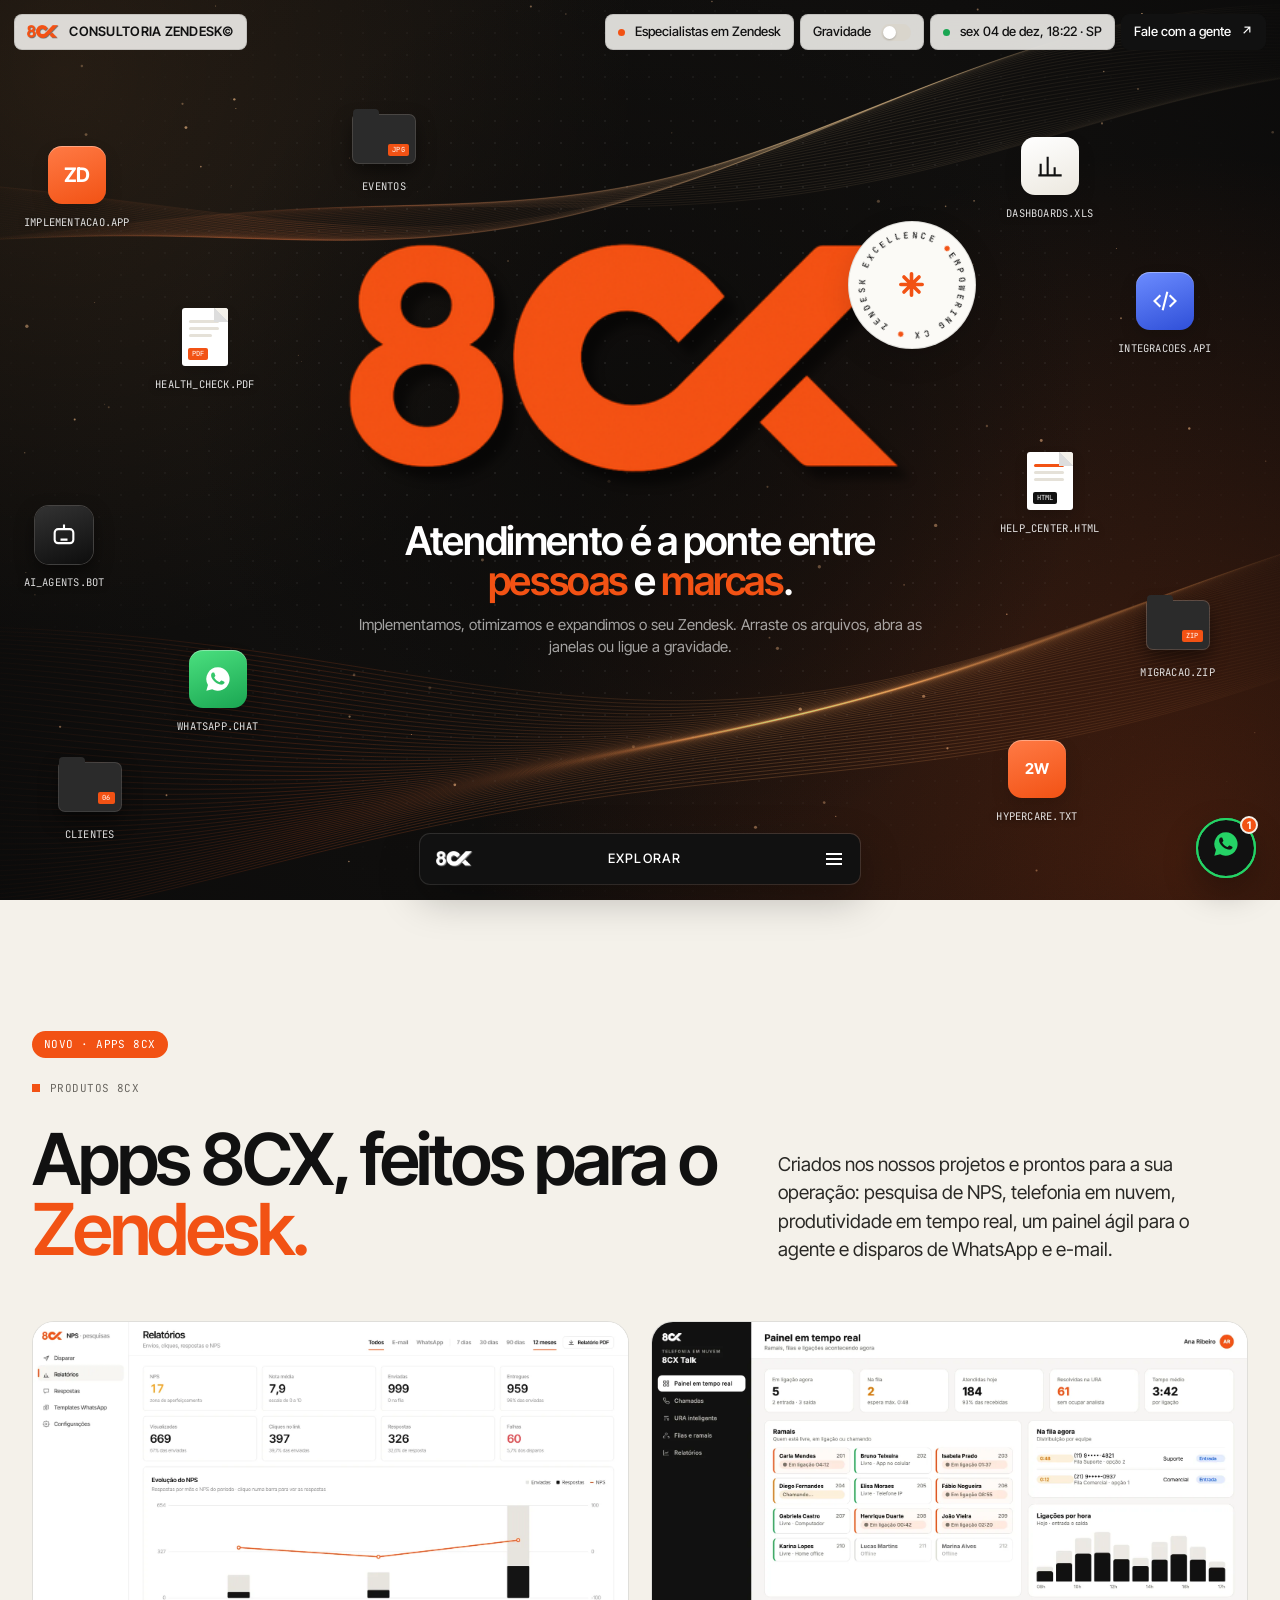
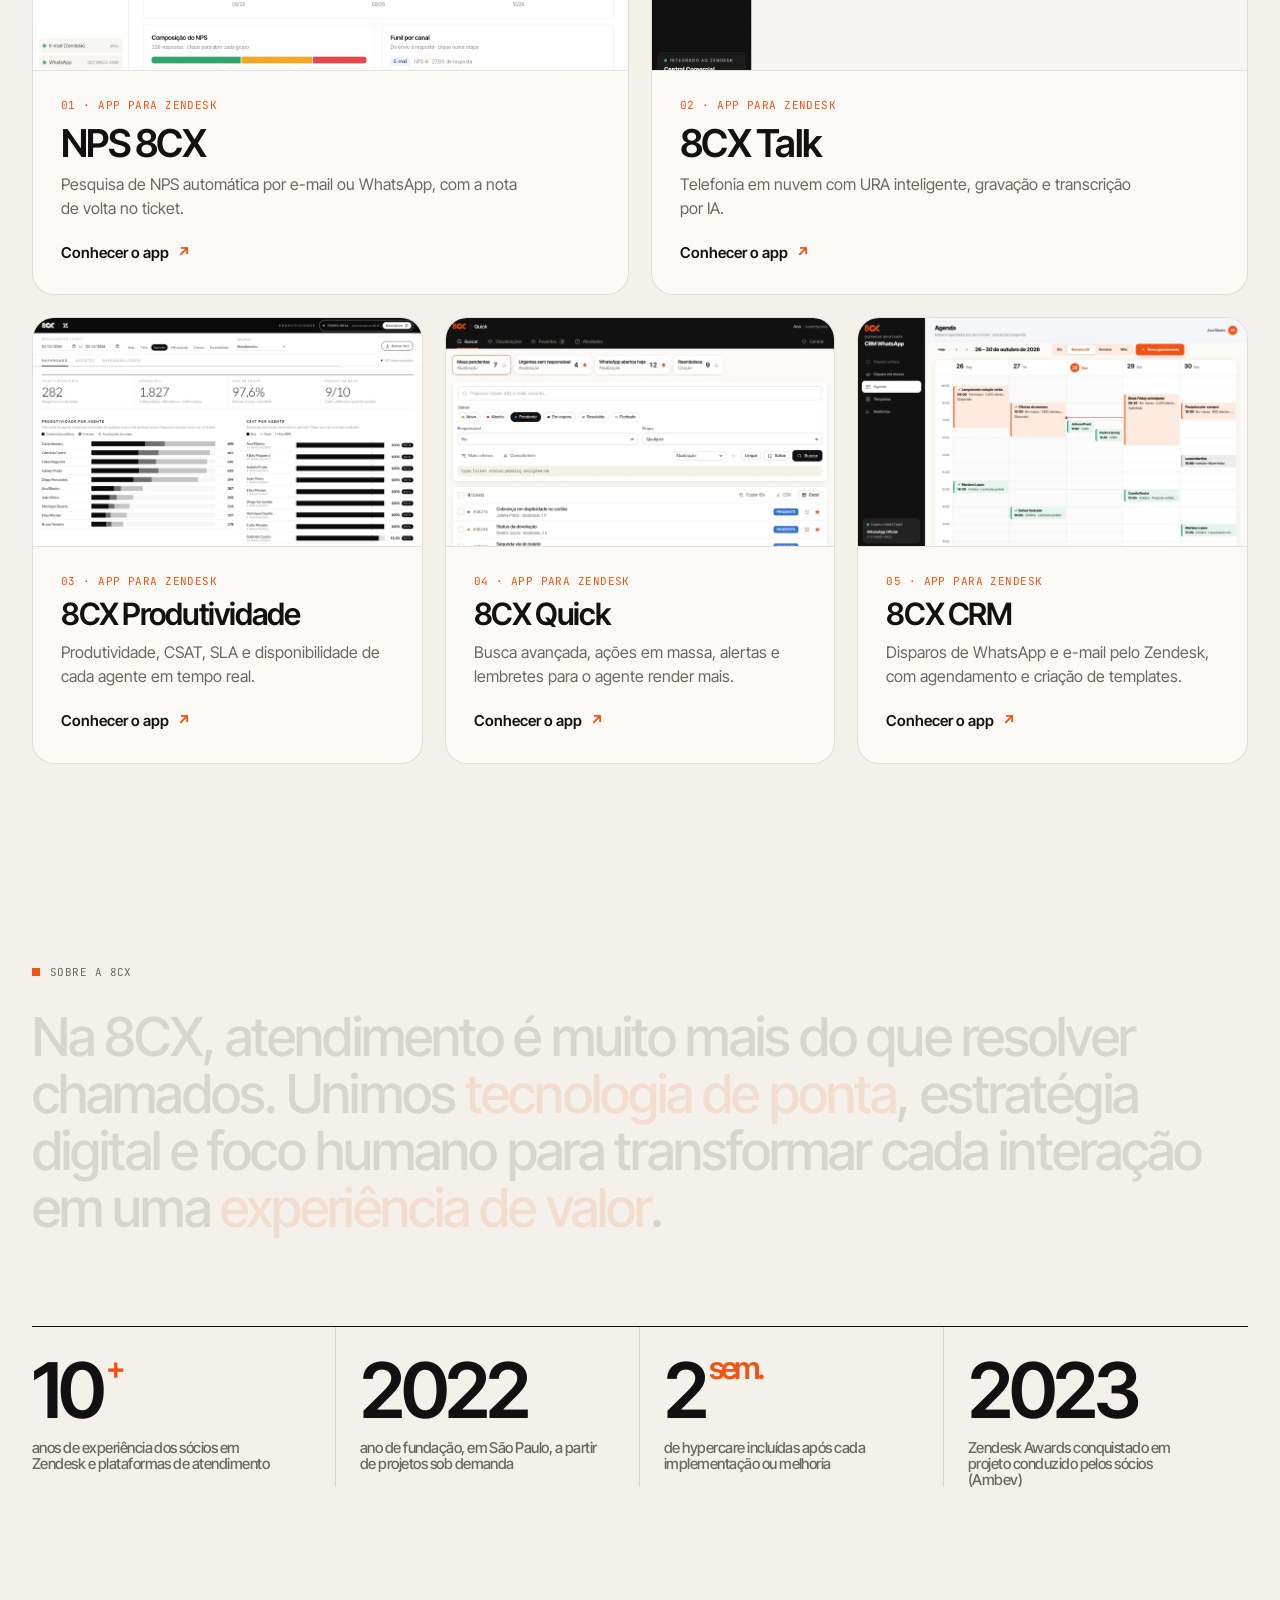
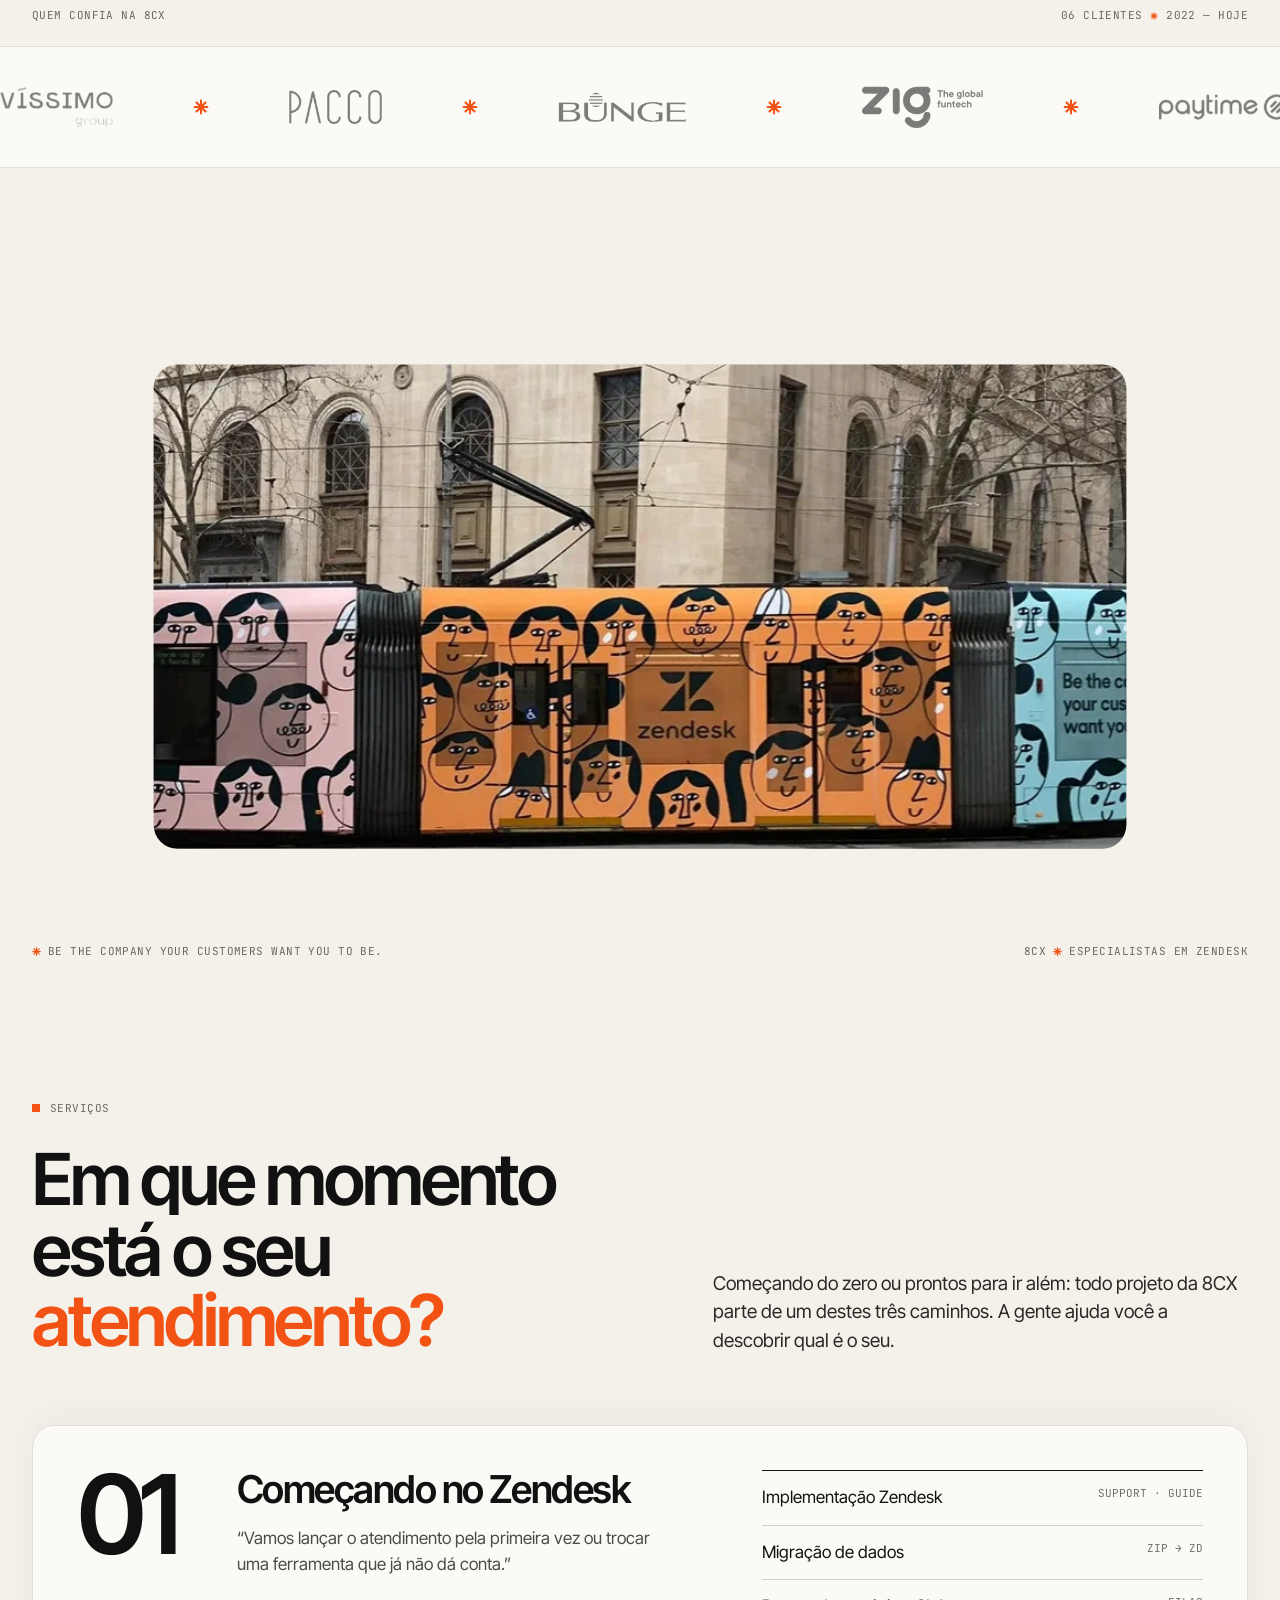
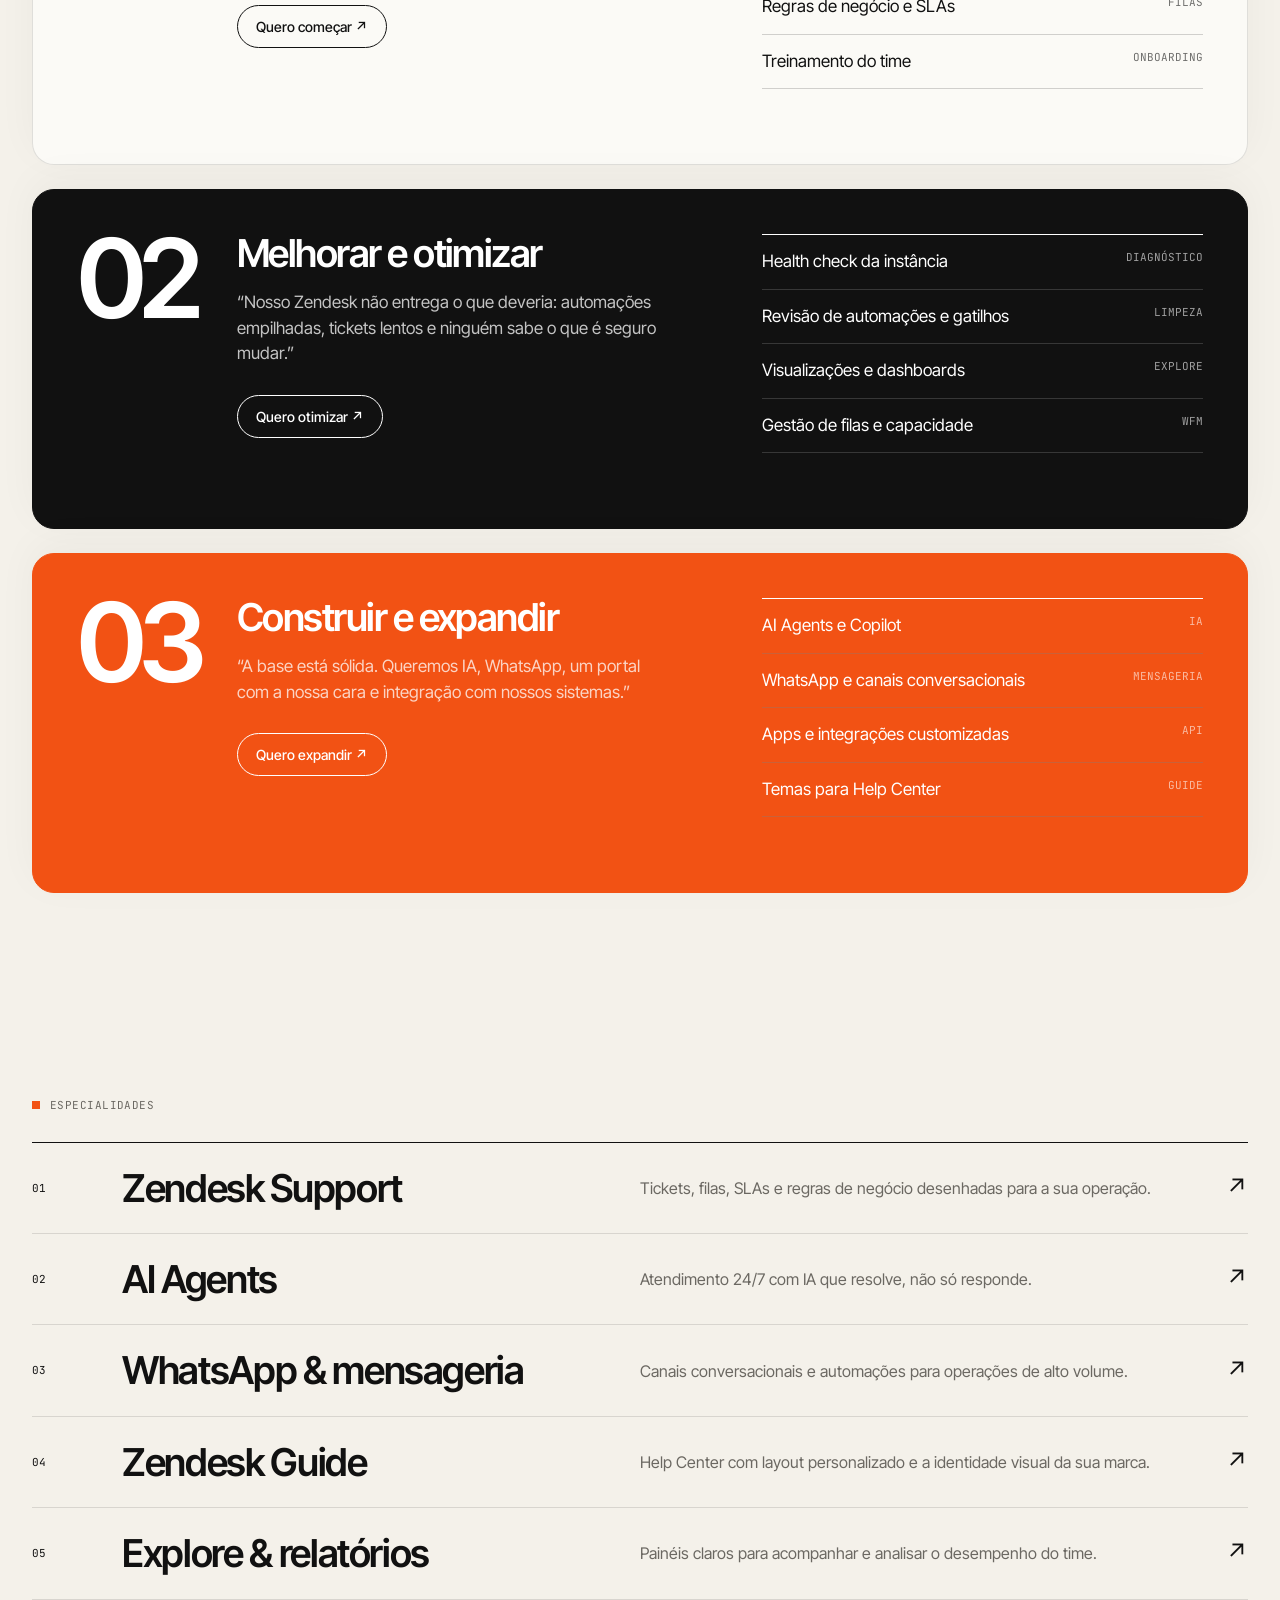
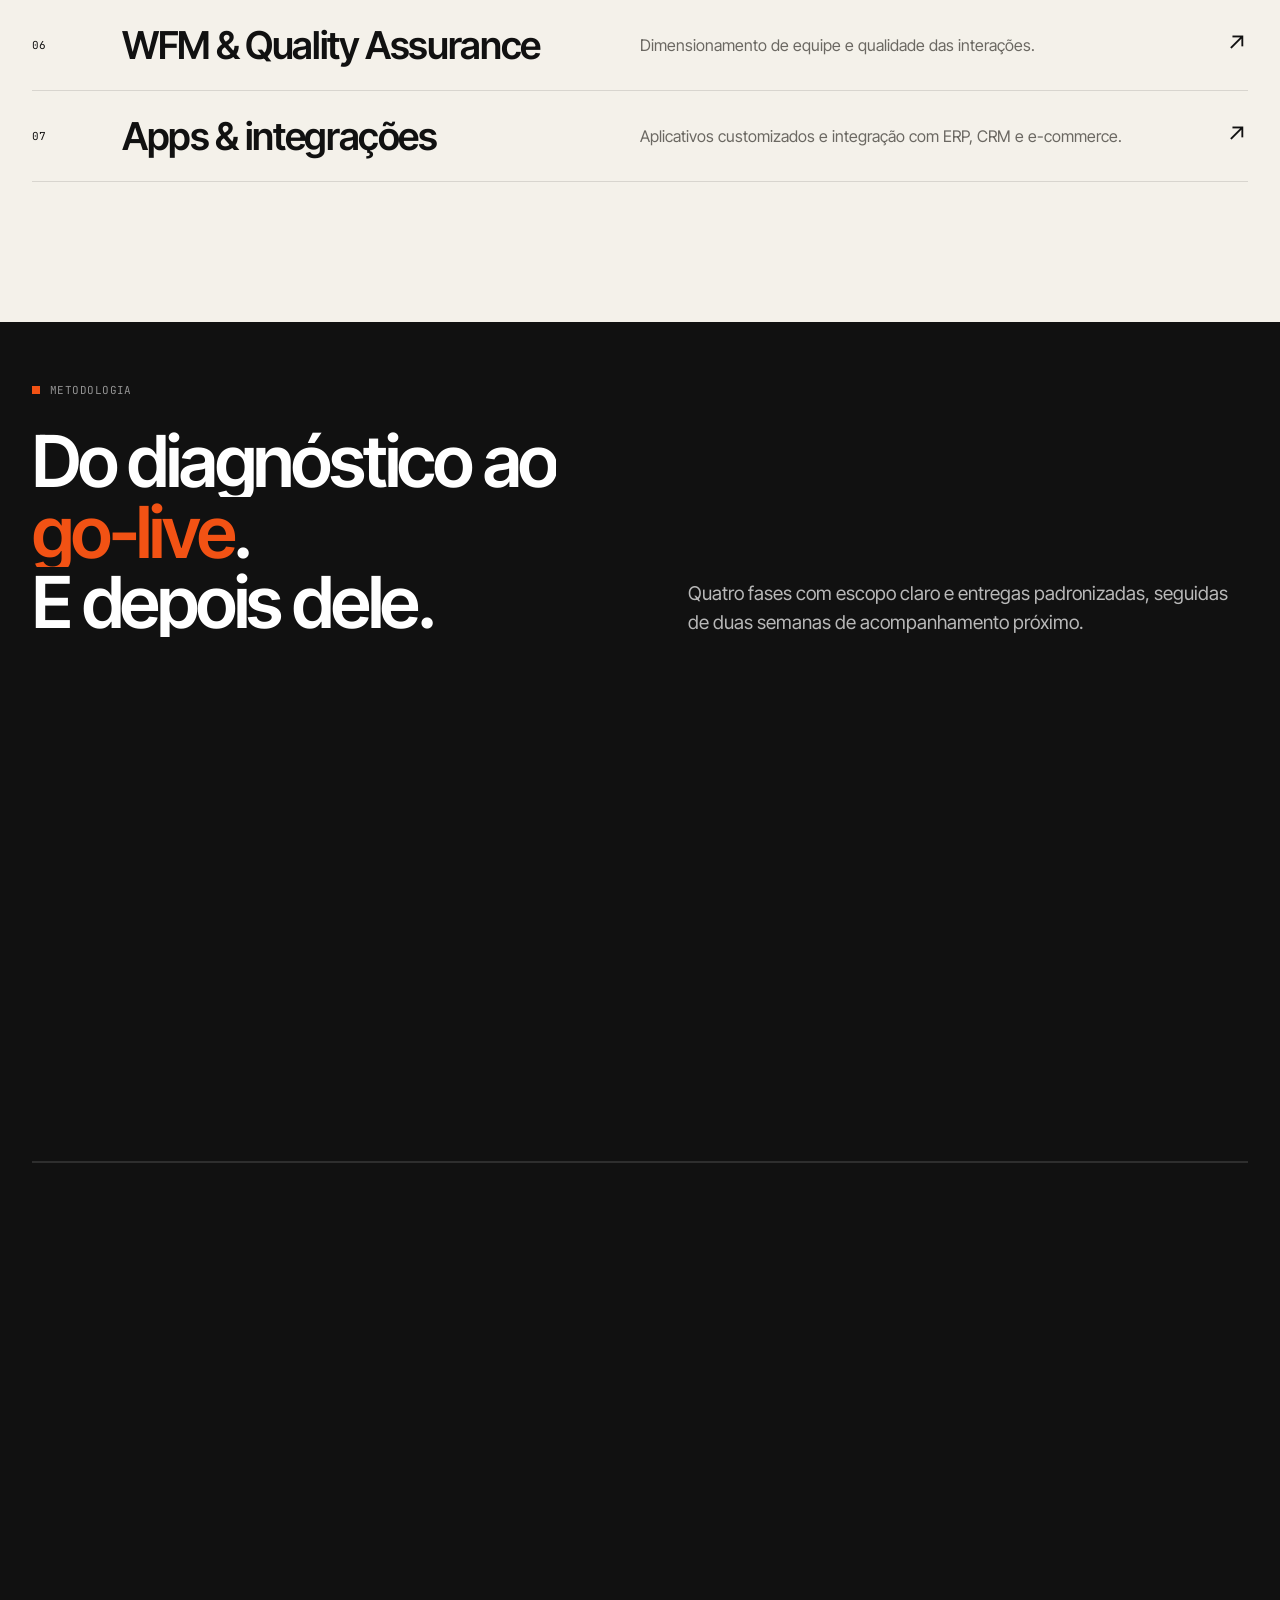
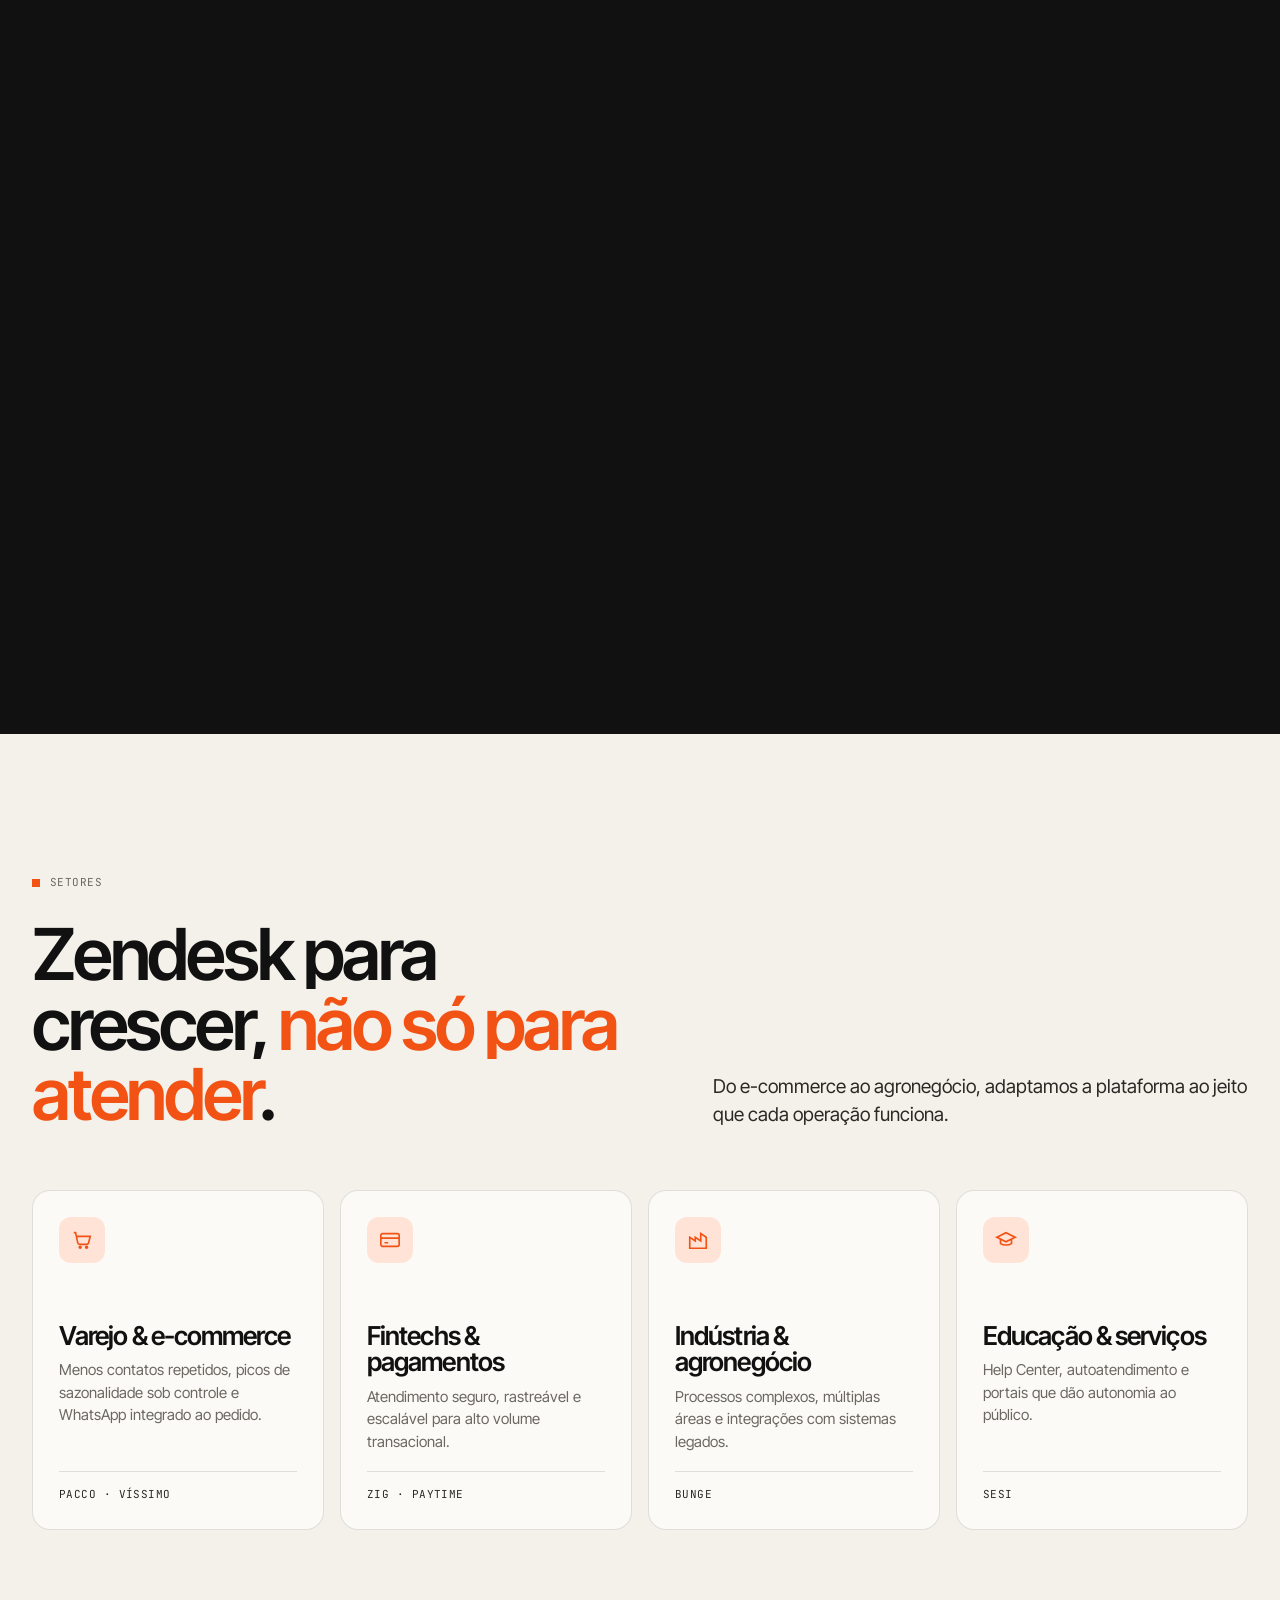
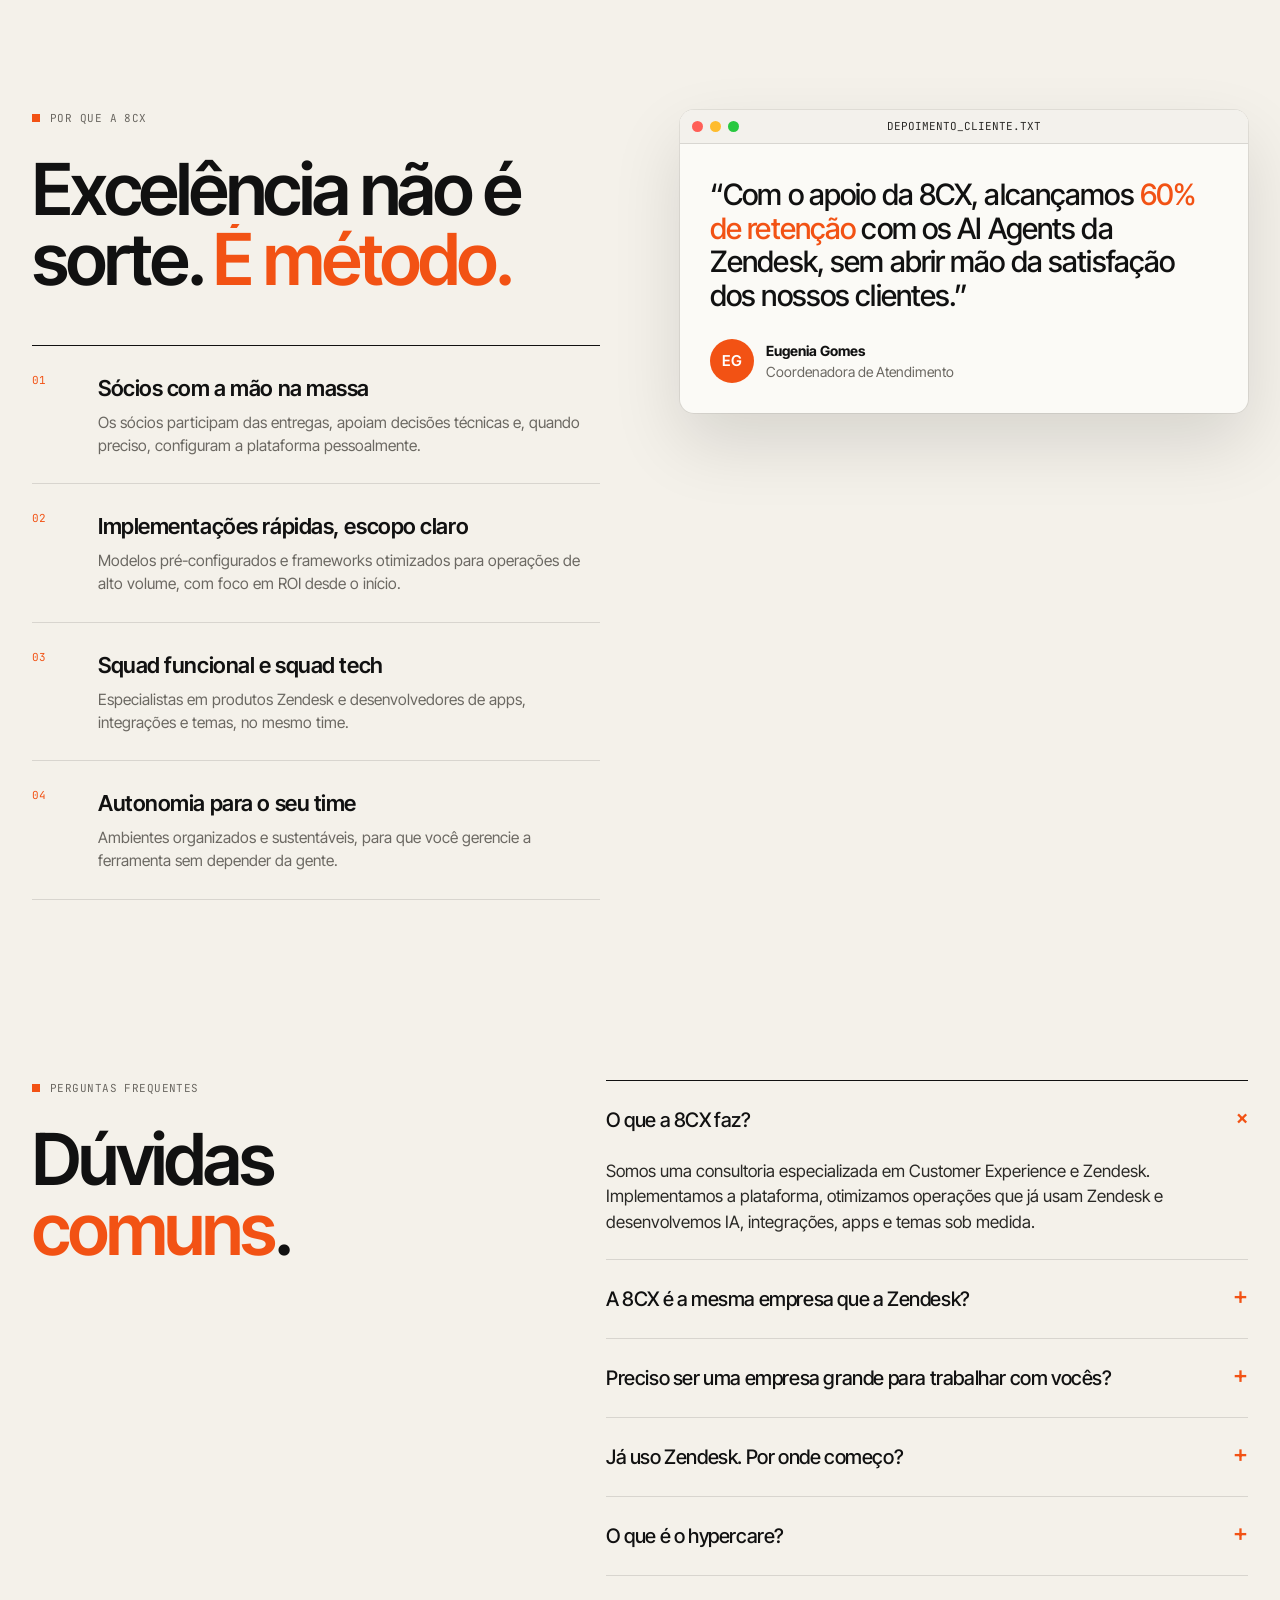
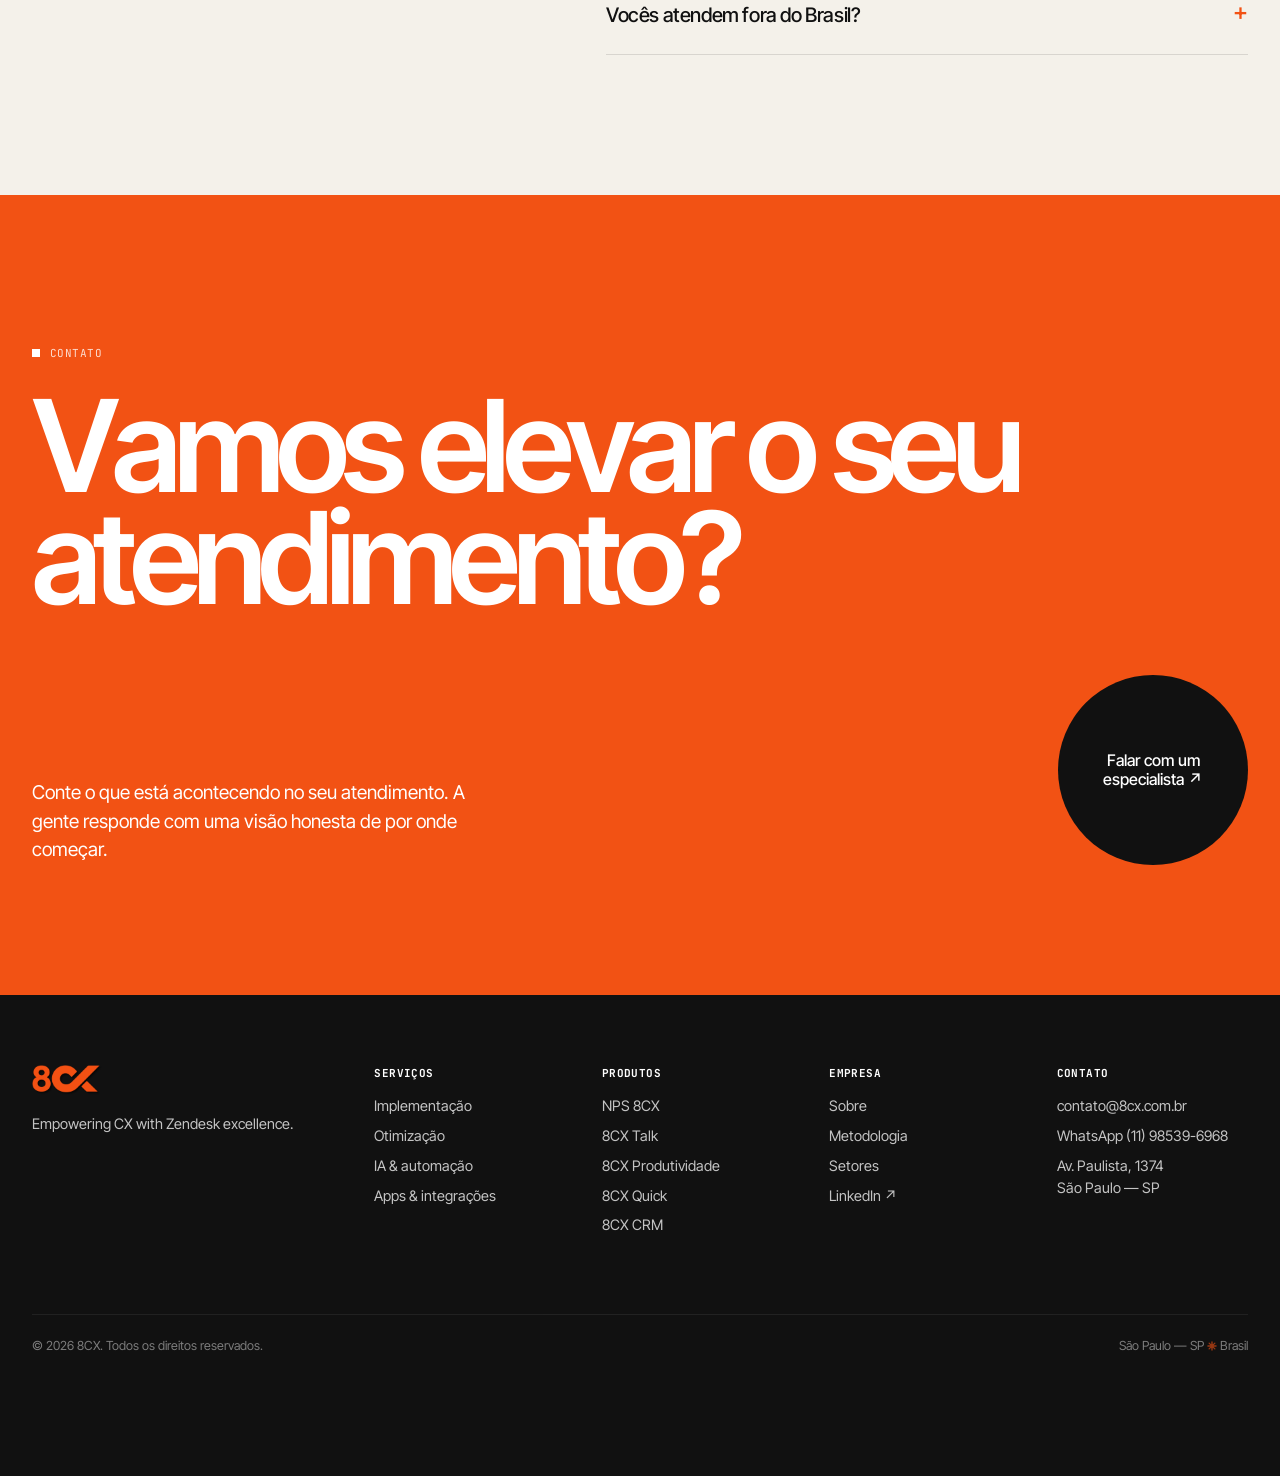
<file: index.html>
<!doctype html>
<html lang="pt-BR">
<head>
<meta charset="utf-8">
<meta name="viewport" content="width=device-width, initial-scale=1">
<title>8CX — Consultoria Zendesk e CX</title>
<meta name="description" content="A 8CX implementa, otimiza e expande o Zendesk para empresas que querem transformar atendimento em experiência: IA, WhatsApp, integrações e Help Center.">
<link rel="canonical" href="https://8cx.com.br/">
<meta name="robots" content="index,follow">
<meta property="og:type" content="website">
<meta property="og:locale" content="pt_BR">
<meta property="og:site_name" content="8CX">
<meta property="og:url" content="https://8cx.com.br/">
<meta property="og:title" content="8CX — Consultoria Zendesk e CX">
<meta property="og:description" content="Implementamos, otimizamos e expandimos o seu Zendesk: IA, WhatsApp, integrações e Help Center.">
<meta property="og:image" content="https://8cx.com.br/assets/og-8cx.png">
<meta property="og:image:width" content="1200">
<meta property="og:image:height" content="630">
<meta name="twitter:card" content="summary_large_image">
<script type="application/ld+json">{"@context":"https://schema.org","@type":"ProfessionalService","name":"8CX","url":"https://8cx.com.br/","logo":"https://8cx.com.br/assets/icon-512.png","image":"https://8cx.com.br/assets/og-8cx.png","description":"Consultoria especializada em Customer Experience e Zendesk.","email":"contato@8cx.com.br","telephone":"+55-11-98539-6968","foundingDate":"2022","address":{"@type":"PostalAddress","streetAddress":"Avenida Paulista, 1374 - Bela Vista","addressLocality":"São Paulo","addressRegion":"SP","postalCode":"01310-914","addressCountry":"BR"},"sameAs":["https://www.linkedin.com/company/8cx/"]}</script>
<link rel="icon" href="assets/favicon.ico" sizes="any">
<link rel="icon" type="image/png" sizes="32x32" href="assets/favicon-32.png">
<link rel="icon" type="image/png" sizes="16x16" href="assets/favicon-16.png">
<link rel="apple-touch-icon" href="assets/apple-touch-icon.png">
<meta name="theme-color" content="#0b0b0b">
<link rel="preconnect" href="https://fonts.googleapis.com">
<link rel="preconnect" href="https://fonts.gstatic.com" crossorigin>
<link href="https://fonts.googleapis.com/css2?family=Inter+Tight:wght@400;500;600;700&family=JetBrains+Mono:wght@400;500&display=swap" rel="stylesheet">
<style>
:root{
  --cream:#F4F1EA; --paper:#FBFAF6; --ink:#111111; --ink-2:#2A2926; --muted:#6B6862;
  --line:rgba(17,17,17,.12); --orange:#F25214; --orange-soft:#FFE3D6; --sel:#2F5BEA;
  --radius:14px; --mono:"JetBrains Mono",ui-monospace,monospace; --sans:"Inter Tight",system-ui,sans-serif;
}
*{box-sizing:border-box;margin:0;padding:0}
html{-webkit-text-size-adjust:100%}
body{background:var(--cream);color:var(--ink);font-family:var(--sans);font-size:17px;line-height:1.5;overflow-x:hidden}
a{color:inherit;text-decoration:none}
button{font:inherit;color:inherit;background:none;border:0;cursor:pointer}
img{display:block;max-width:100%}
.mono{font-family:var(--mono);font-size:11px;letter-spacing:.04em;text-transform:uppercase}
.wrap{max-width:1320px;margin:0 auto;padding:0 32px}
.ph{display:inline-block;border:1px dashed var(--orange);color:var(--orange);font-family:var(--mono);font-size:10px;padding:2px 6px;border-radius:4px;text-transform:uppercase;letter-spacing:.05em;vertical-align:middle}

/* ---------- produtos 8CX ---------- */
.prods{padding:130px 0 40px}
.prods-head{display:grid;grid-template-columns:1.5fr 1fr;gap:40px;align-items:end;margin-bottom:56px}
.prods-head .new{display:inline-flex;align-items:center;gap:8px;background:var(--orange);color:#fff;border-radius:40px;padding:5px 12px;font-family:var(--mono);font-size:11px;letter-spacing:.04em;margin-bottom:22px}
.prod-grid{display:grid;grid-template-columns:repeat(6,1fr);gap:22px}
.prod-card{grid-column:span 2}.prod-card.big{grid-column:span 3}
.prod-card:not(.big) h3{font-size:clamp(26px,2.4vw,34px)}
.prod-card{display:flex;flex-direction:column;background:var(--paper);border:1px solid var(--line);border-radius:22px;overflow:hidden;transition:transform .45s cubic-bezier(.2,.8,.2,1),box-shadow .45s,background .35s,color .35s}
.prod-card .pc-im{aspect-ratio:16/9.4;overflow:hidden;border-bottom:1px solid var(--line);background:#fff}
.prod-card .pc-im img{width:100%;height:100%;object-fit:cover;object-position:left top;transition:transform .8s cubic-bezier(.2,.8,.2,1)}
.prod-card .pc-tx{padding:26px 28px 30px;display:flex;flex-direction:column;gap:10px;flex:1}
.prod-card .mono{color:var(--orange)}
.prod-card h3{font-size:clamp(30px,3vw,44px);letter-spacing:-.045em;line-height:1;font-weight:600}
.prod-card p{color:var(--muted);font-size:16px;max-width:460px;transition:color .35s}
.prod-card .pc-go{margin-top:auto;padding-top:12px;font-weight:600;font-size:15px;display:inline-flex;gap:8px}
.prod-card .pc-go b{color:var(--orange);transition:transform .35s}
.prod-card:hover{transform:translateY(-6px);box-shadow:0 40px 70px -40px rgba(17,17,17,.4);background:var(--ink);color:#fff}
.prod-card:hover p{color:rgba(255,255,255,.7)}
.prod-card:hover .pc-im img{transform:scale(1.04)}
.prod-card:hover .pc-go b{transform:translate(3px,-3px)}
@media (max-width:900px){ .prods{padding:90px 0 20px} .prods-head{grid-template-columns:1fr;gap:20px;margin-bottom:36px} .prod-grid{grid-template-columns:1fr} .prod-card,.prod-card.big{grid-column:auto} .prod-card .pc-tx{padding:22px 20px 24px} }

/* ---------- loader ---------- */
#loader{position:fixed;inset:0;background:var(--ink);z-index:100;display:grid;place-items:center;color:#fff}
#loader .box{display:flex;flex-direction:column;align-items:center;gap:22px}
#loader img{width:110px;filter:brightness(0) invert(1)}
#loader .bar{width:180px;height:2px;background:rgba(255,255,255,.15);overflow:hidden}
#loader .bar i{display:block;height:100%;width:0;background:var(--orange)}
#loader .count{position:absolute;bottom:28px;left:32px;font-family:var(--mono);font-size:12px;opacity:.6}

/* ---------- top bar ---------- */
.topbar{position:fixed;top:14px;left:14px;right:14px;z-index:50;display:flex;justify-content:space-between;align-items:center;pointer-events:none}
.topbar > *{pointer-events:auto}
.pill{background:rgba(251,250,246,.86);backdrop-filter:blur(10px);-webkit-backdrop-filter:blur(10px);border:1px solid var(--line);border-radius:8px;height:36px;display:inline-flex;align-items:center;gap:10px;padding:0 12px;font-size:13px;font-weight:500;white-space:nowrap}
.pill.brand{font-weight:600;letter-spacing:.02em}
.pill.brand img{height:14px}
.top-right{display:flex;gap:6px}
.pill.dark{background:var(--ink);color:#fff;border-color:var(--ink)}
.pill.dark:hover{background:var(--orange);border-color:var(--orange)}
.dot{width:7px;height:7px;border-radius:50%;background:var(--orange);display:inline-block}
.toggle{width:30px;height:17px;border-radius:20px;background:#d9d5cc;position:relative;transition:background .25s}
.toggle::after{content:"";position:absolute;top:2px;left:2px;width:13px;height:13px;border-radius:50%;background:#fff;transition:transform .25s;box-shadow:0 1px 2px rgba(0,0,0,.2)}
.grav.on .toggle{background:var(--orange)}
.grav.on .toggle::after{transform:translateX(13px)}

/* ---------- desktop hero ---------- */
.desktop{position:relative;height:100vh;min-height:640px;overflow:hidden;background:#0b0b0b;color:#fff}
#heroFx{position:absolute;inset:0;width:100%;height:100%;display:block;pointer-events:none;z-index:0}
.desktop::before{content:"";position:absolute;inset:0;z-index:1;pointer-events:none;
  background-image:radial-gradient(rgba(255,255,255,.07) 1px,transparent 1px);background-size:22px 22px;
  -webkit-mask-image:radial-gradient(ellipse at 50% 45%,#000 30%,transparent 80%);mask-image:radial-gradient(ellipse at 50% 45%,#000 30%,transparent 80%)}
.desktop::after{content:"";position:absolute;inset:0;z-index:1;pointer-events:none;opacity:.09;mix-blend-mode:overlay;
  background-image:url("data:image/svg+xml,%3Csvg xmlns='http://www.w3.org/2000/svg' width='160' height='160'%3E%3Cfilter id='n'%3E%3CfeTurbulence type='fractalNoise' baseFrequency='.9' numOctaves='2' stitchTiles='stitch'/%3E%3C/filter%3E%3Crect width='100%25' height='100%25' filter='url(%23n)'/%3E%3C/svg%3E")}
.desktop .stage{z-index:2}
.desktop .hero-copy h1{color:#fff}
.desktop .hero-copy p{color:rgba(255,255,255,.62)}
.desktop .icon .name{color:rgba(255,255,255,.88);text-shadow:0 1px 6px rgba(0,0,0,.6)}
.desktop .icon.sel .name{color:#fff;text-shadow:none}
.desktop .folder,.desktop .folder::before{background:#2b2b2b}
.desktop .folder{box-shadow:0 0 0 1px rgba(255,255,255,.22),0 8px 18px rgba(0,0,0,.5)}
.desktop .t-ink{box-shadow:0 0 0 1px rgba(255,255,255,.22),0 8px 18px rgba(0,0,0,.5)}
.stage{position:absolute;inset:0;display:grid;place-items:center;pointer-events:none;perspective:900px}
.stage-inner{position:relative;display:flex;flex-direction:column;align-items:center;gap:26px;transform-style:preserve-3d}
.big-logo{width:min(46vw,620px)}
.logo-box{position:relative}
.ring{position:absolute;width:clamp(96px,10vw,150px);height:clamp(96px,10vw,150px);top:-8%;right:-7%;background:var(--paper);border-radius:50%;box-shadow:0 10px 30px rgba(0,0,0,.12);border:1px solid var(--line);overflow:hidden}
.ring .ring-svg{position:absolute;inset:0;width:100%;height:100%;display:block}
.ring text{font-family:var(--mono);font-size:27px;letter-spacing:4px;fill:var(--ink);font-weight:500}
.ring .star{position:absolute;inset:0;display:grid;place-items:center;color:var(--orange);font-size:clamp(22px,2.4vw,34px)}
.ring .star .ast{width:.9em;height:.9em}
.hero-copy{text-align:center;max-width:620px;padding:0 20px}
.hero-copy h1{font-size:clamp(26px,3.1vw,44px);line-height:1.02;letter-spacing:-.035em;font-weight:600}
.hero-copy h1 em{font-style:normal;color:var(--orange)}
.hero-copy p{margin-top:12px;color:var(--muted);font-size:15px}

.icon{position:absolute;width:104px;display:flex;flex-direction:column;align-items:center;gap:8px;cursor:grab;user-select:none;-webkit-user-select:none;z-index:5;touch-action:none}
.icon:active{cursor:grabbing}
.icon .thumb{width:62px;height:62px;display:grid;place-items:center;position:relative}
.icon .name{font-family:var(--mono);font-size:10.5px;text-transform:uppercase;letter-spacing:.02em;padding:2px 5px;border-radius:3px;text-align:center;line-height:1.3}
.icon.sel .name{background:var(--sel);color:#fff}
.icon.sel .thumb{outline:2px solid rgba(47,91,234,.35);outline-offset:3px;border-radius:10px}
/* folder */
.folder{width:62px;height:48px;background:#151515;border-radius:4px 6px 6px 6px;position:relative;box-shadow:0 6px 14px rgba(0,0,0,.18)}
.folder::before{content:"";position:absolute;top:-6px;left:0;width:26px;height:9px;background:#151515;border-radius:4px 4px 0 0}
.folder .tag{position:absolute;right:6px;bottom:7px;background:var(--orange);color:#fff;font-family:var(--mono);font-size:7px;padding:1px 4px;border-radius:2px;letter-spacing:.05em}
/* app tile */
.tile{width:58px;height:58px;border-radius:14px;display:grid;place-items:center;box-shadow:0 8px 18px rgba(0,0,0,.14),inset 0 1px 0 rgba(255,255,255,.35);font-weight:700;font-size:20px;letter-spacing:-.03em}
.tile svg{width:28px;height:28px}
.t-orange{background:linear-gradient(160deg,#ff7a45,var(--orange));color:#fff}
.t-ink{background:linear-gradient(160deg,#333,#0d0d0d);color:#fff}
.t-paper{background:linear-gradient(160deg,#fff,#ece8df);color:var(--ink)}
.t-green{background:linear-gradient(160deg,#4be07f,#1aa652);color:#fff}
.t-blue{background:linear-gradient(160deg,#6c8cff,#2f4fd8);color:#fff}
/* doc */
.doc{width:46px;height:58px;background:#fff;border-radius:3px;box-shadow:0 6px 14px rgba(0,0,0,.14);position:relative;overflow:hidden}
.doc::after{content:"";position:absolute;top:0;right:0;width:14px;height:14px;background:linear-gradient(225deg,var(--cream) 50%,#ddd 50%)}
.doc .l{position:absolute;left:7px;right:9px;height:3px;background:#e5e1d8;border-radius:2px}
.doc .badge{position:absolute;bottom:6px;left:6px;background:var(--orange);color:#fff;font-family:var(--mono);font-size:7px;padding:1px 4px;border-radius:2px}

/* windows */
.win{position:absolute;width:min(560px,calc(100vw - 32px));background:var(--paper);border-radius:12px;box-shadow:0 30px 80px rgba(0,0,0,.22),0 0 0 1px rgba(0,0,0,.08);overflow:hidden;z-index:20}
.win .bar{height:34px;display:flex;align-items:center;justify-content:center;position:relative;border-bottom:1px solid var(--line);cursor:grab;background:#f3f1ec}
.win .bar .title{font-family:var(--mono);font-size:11px;text-transform:uppercase;color:var(--ink-2)}
.win .lights{position:absolute;left:12px;display:flex;gap:7px}
.win .lights i{width:11px;height:11px;border-radius:50%;background:#ddd}
.win .lights i.c{background:#ff5f57;cursor:pointer}
.win .lights i.m{background:#febc2e}.win .lights i.x{background:#28c840}
.win .body{padding:22px 24px 24px;max-height:min(62vh,520px);overflow:auto}
.win h3{font-size:26px;letter-spacing:-.03em;line-height:1.05;font-weight:600}
.win .kicker{color:var(--orange);margin-bottom:8px}
.win p{color:var(--ink-2);font-size:15px;margin-top:10px}
.win ul{list-style:none;margin-top:14px;border-top:1px solid var(--line)}
.win li{padding:9px 0;border-bottom:1px solid var(--line);font-size:14.5px;display:flex;gap:10px}
.win li::before{content:"↘";color:var(--orange)}
.win .foot{display:flex;justify-content:space-between;align-items:center;padding:12px 24px;border-top:1px solid var(--line);font-size:13px}
.win .foot a{color:var(--sel);font-weight:500}
.chips{display:flex;flex-wrap:wrap;gap:6px;margin-top:14px}
.chip{border:1px solid var(--line);border-radius:30px;padding:5px 11px;font-size:13px;background:#fff}
.mock-ui{margin-top:16px;border:1px solid var(--line);border-radius:10px;background:#fff;padding:12px}
.mock-row{display:flex;align-items:center;gap:10px;padding:7px 0;border-bottom:1px solid #f0ede6;font-size:13px}
.mock-row:last-child{border:0}
.st{font-family:var(--mono);font-size:9.5px;padding:2px 6px;border-radius:3px;color:#fff}
.st.o{background:var(--orange)}.st.g{background:#1aa652}.st.b{background:var(--sel)}
.bars{display:flex;align-items:flex-end;gap:8px;height:90px;margin-top:6px}
.bars i{flex:1;background:var(--ink);border-radius:3px 3px 0 0}
.bars i:nth-child(4n){background:var(--orange)}

/* dock */
.dock{position:fixed;bottom:16px;left:50%;translate:-50% 0;z-index:60;background:var(--ink);color:#fff;border-radius:10px;height:50px;width:min(440px,calc(100vw - 28px));display:flex;align-items:center;justify-content:space-between;padding:0 8px 0 16px;box-shadow:0 14px 40px rgba(0,0,0,.25),0 0 0 1px rgba(255,255,255,.14)}
.dock img{height:16px;filter:brightness(0) invert(1)}
.dock .ex{font-weight:500;letter-spacing:.08em;font-size:13px}
.dock .burger{width:36px;height:36px;display:grid;place-items:center;border-radius:6px}
.dock .burger:hover{background:rgba(255,255,255,.1)}
.dock .burger span{display:block;width:16px;height:1.5px;background:#fff;position:relative;transition:transform .3s}
.dock .burger span::before,.dock .burger span::after{content:"";position:absolute;left:0;width:16px;height:1.5px;background:#fff;transition:transform .3s}
.dock .burger span::before{top:-5px}.dock .burger span::after{top:5px}
body.menu-open .dock .burger span{background:transparent}
body.menu-open .dock .burger span::before{transform:translateY(5px) rotate(45deg)}
body.menu-open .dock .burger span::after{transform:translateY(-5px) rotate(-45deg)}

#menu{position:fixed;inset:0;z-index:55;background:var(--ink);color:#fff;display:flex;flex-direction:column;justify-content:center;padding:90px 32px 110px;visibility:hidden;clip-path:inset(100% 0 0 0)}
#menu nav{display:flex;flex-direction:column;max-width:1320px;width:100%;margin:0 auto}
#menu a{font-size:clamp(38px,7vw,96px);font-weight:600;letter-spacing:-.045em;line-height:1.02;display:flex;align-items:baseline;gap:18px;overflow:hidden}
#menu a .n{font-family:var(--mono);font-size:12px;color:var(--orange);letter-spacing:.05em}
#menu a span.t{display:inline-block}
#menu a:hover span.t{color:var(--orange)}
#menu .meta{max-width:1320px;width:100%;margin:40px auto 0;display:flex;gap:28px;flex-wrap:wrap;opacity:.6;font-size:14px}

/* ---------- sections ---------- */
section{position:relative}
.sec{padding:140px 0}
.eyebrow{display:flex;align-items:center;gap:10px;margin-bottom:28px;color:var(--muted)}
.eyebrow::before{content:"";width:8px;height:8px;background:var(--orange)}
.h2{font-size:clamp(40px,5.6vw,84px);line-height:.98;letter-spacing:-.045em;font-weight:600}
.h2 .o{color:var(--orange)}
.lead{font-size:19px;color:var(--ink-2);max-width:560px}

.manifesto{padding:160px 0 120px}
.manifesto p{font-size:clamp(30px,4.2vw,62px);line-height:1.06;letter-spacing:-.035em;font-weight:500;max-width:1180px}
.manifesto p b{color:var(--orange);font-weight:500}

.stats{display:grid;grid-template-columns:repeat(4,1fr);border-top:1px solid var(--ink);margin-top:90px}
.stat{padding:26px 24px 0 0;border-right:1px solid var(--line)}
.stat:last-child{border-right:0}
.stat + .stat{padding-left:24px}
.stat .num{font-size:clamp(52px,6vw,92px);letter-spacing:-.05em;font-weight:600;line-height:1}
.stat .num sup{font-size:.4em;color:var(--orange);vertical-align:top;margin-left:4px}
.stat p{color:var(--muted);font-size:15px;margin-top:10px;max-width:240px}

.logos{border-top:1px solid var(--line);border-bottom:1px solid var(--line);padding:30px 0;overflow:hidden;background:var(--paper)}
.logos .row{display:flex;gap:80px;width:max-content;animation:marq 32s linear infinite}
.logos .lg{display:flex;align-items:center;gap:80px;height:60px}
.logos .lg img{width:auto;opacity:.55;transition:opacity .3s}
.logos .lg img:hover{opacity:1}
.logos .lg::after{content:"";width:16px;height:16px;background:var(--orange);-webkit-mask:url("data:image/svg+xml,%3Csvg xmlns='http://www.w3.org/2000/svg' viewBox='0 0 24 24'%3E%3Cg stroke='black' stroke-width='3.2' stroke-linecap='round'%3E%3Cpath d='M12 2.5v19M2.5 12h19M5.3 5.3l13.4 13.4M18.7 5.3L5.3 18.7'/%3E%3C/g%3E%3C/svg%3E") center/contain no-repeat;mask:url("data:image/svg+xml,%3Csvg xmlns='http://www.w3.org/2000/svg' viewBox='0 0 24 24'%3E%3Cg stroke='black' stroke-width='3.2' stroke-linecap='round'%3E%3Cpath d='M12 2.5v19M2.5 12h19M5.3 5.3l13.4 13.4M18.7 5.3L5.3 18.7'/%3E%3C/g%3E%3C/svg%3E") center/contain no-repeat}
.logo-grid{display:grid;grid-template-columns:repeat(3,1fr);gap:8px;margin-top:16px}
.logo-grid div{background:#fff;border:1px solid var(--line);border-radius:10px;height:76px;display:grid;place-items:center;padding:14px}
.logo-grid img{max-height:30px;max-width:100%;width:auto;opacity:.8}
@keyframes marq{to{transform:translateX(-50%)}}
.logos-head{display:flex;justify-content:space-between;align-items:center;padding:0 32px 22px;max-width:1320px;margin:0 auto}

/* paths: stacked cards */
.paths-head{display:grid;grid-template-columns:1.2fr 1fr;gap:40px;align-items:end;margin-bottom:70px}
.path{position:sticky;top:90px;background:var(--paper);border:1px solid var(--line);border-radius:22px;padding:44px;display:grid;grid-template-columns:120px 1.1fr 1fr;gap:40px;min-height:340px;margin-bottom:24px;transform-origin:center top;box-shadow:0 -10px 40px rgba(0,0,0,.04)}
.path:nth-child(2){top:110px}.path:nth-child(3){top:130px}
.path.dark{background:var(--ink);color:#fff;border-color:var(--ink)}
.path.orange{background:var(--orange);color:#fff;border-color:var(--orange)}
.path .idx{font-size:110px;font-weight:600;letter-spacing:-.06em;line-height:.8}
.path h3{font-size:clamp(30px,3vw,46px);line-height:1;letter-spacing:-.04em;font-weight:600}
.path .q{margin-top:18px;font-size:17px;opacity:.75;max-width:420px}
.path ul{list-style:none;border-top:1px solid currentColor;align-self:start}
.path li{display:flex;justify-content:space-between;padding:14px 0;border-bottom:1px solid rgba(127,127,127,.35);font-size:17px}
.path li span{opacity:.6;font-family:var(--mono);font-size:11px}
.path .go{margin-top:28px;display:inline-flex;gap:8px;align-items:center;border:1px solid currentColor;border-radius:40px;padding:10px 18px;font-size:14px;font-weight:500}

/* specialties list */
.spec{border-top:1px solid var(--ink)}
.spec a{display:grid;grid-template-columns:70px 1fr 1.1fr 40px;gap:20px;align-items:center;padding:26px 0;border-bottom:1px solid var(--line);position:relative;overflow:hidden}
.spec a::before{content:"";position:absolute;inset:0;background:var(--orange);transform:scaleY(0);transform-origin:bottom;transition:transform .45s cubic-bezier(.7,0,.2,1);z-index:0}
.spec a:hover::before{transform:scaleY(1)}
.spec a > *{position:relative;z-index:1;transition:color .3s,transform .45s}
.spec a:hover > *{color:#fff}
.spec a:hover .t{transform:translateX(14px)}
.spec .t{font-size:clamp(26px,3vw,42px);font-weight:600;letter-spacing:-.035em;line-height:1}
.spec .d{color:var(--muted);font-size:16px}
.spec .ar{font-size:24px;justify-self:end}

/* method horizontal */
.method{background:var(--ink);color:#fff;overflow:hidden}
.method .pin{height:100vh;display:flex;flex-direction:column;justify-content:center}
.method .head{padding:0 32px;max-width:1320px;margin:0 auto 54px;width:100%;display:flex;justify-content:space-between;align-items:end;gap:30px}
.method .eyebrow{color:rgba(255,255,255,.55)}
.track{display:flex;gap:24px;padding-left:max(32px,calc((100vw - 1320px)/2 + 32px));width:max-content}
.phase{width:min(440px,78vw);height:min(420px,52vh);border:1px solid rgba(255,255,255,.16);border-radius:20px;padding:34px;display:flex;flex-direction:column;justify-content:space-between;background:#181818;flex-shrink:0}
.phase .top{display:flex;justify-content:space-between;color:rgba(255,255,255,.55)}
.phase h3{font-size:clamp(38px,4vw,58px);letter-spacing:-.045em;line-height:.95;font-weight:600}
.phase p{color:rgba(255,255,255,.7);font-size:16px;margin-top:14px}
.phase.hc{background:var(--orange);border-color:var(--orange)}
.phase.hc p,.phase.hc .top{color:rgba(255,255,255,.9)}
.progress{height:2px;background:rgba(255,255,255,.12);margin:50px 32px 0;max-width:1256px;width:calc(100% - 64px);align-self:center}
.progress i{display:block;height:100%;width:0;background:var(--orange)}

/* sectors */
.sectors{display:grid;grid-template-columns:repeat(4,1fr);gap:16px;margin-top:60px}
.sector{background:var(--paper);border:1px solid var(--line);border-radius:18px;padding:26px;min-height:340px;display:flex;flex-direction:column;justify-content:space-between;transition:transform .4s,background .4s}
.sector:hover{transform:translateY(-6px);background:#fff}
.sector .ico{width:46px;height:46px;border-radius:12px;background:var(--orange-soft);display:grid;place-items:center;color:var(--orange)}
.sector .ico svg{width:22px;height:22px}
.sector h3{font-size:26px;letter-spacing:-.035em;line-height:1.02;font-weight:600;margin-top:60px}
.sector p{color:var(--muted);font-size:15px;margin-top:10px}
.sector .who{margin-top:18px;padding-top:14px;border-top:1px solid var(--line);color:var(--ink-2)}

/* why */
.why{display:grid;grid-template-columns:1fr 1fr;gap:80px;align-items:start}
.why-list{border-top:1px solid var(--ink)}
.why-item{display:grid;grid-template-columns:50px 1fr;gap:16px;padding:26px 0;border-bottom:1px solid var(--line)}
.why-item h4{font-size:22px;letter-spacing:-.02em;font-weight:600}
.why-item p{color:var(--muted);font-size:15.5px;margin-top:6px}
.why-item .n{color:var(--orange)}
.quote-win{position:sticky;top:110px;background:var(--paper);border-radius:14px;box-shadow:0 30px 70px rgba(0,0,0,.12),0 0 0 1px rgba(0,0,0,.07);overflow:hidden}
.quote-win blockquote{font-size:clamp(24px,2.3vw,32px);letter-spacing:-.03em;line-height:1.15;padding:34px 30px 10px;font-weight:500}
.quote-win .by{padding:16px 30px 30px;display:flex;gap:12px;align-items:center;color:var(--muted);font-size:14px}
.quote-win .av{width:44px;height:44px;border-radius:50%;background:var(--orange);color:#fff;display:grid;place-items:center;font-weight:600;font-size:15px;letter-spacing:.02em;flex-shrink:0}

/* faq */
.faq{display:grid;grid-template-columns:1fr 1.3fr;gap:80px}
.faq details{border-bottom:1px solid var(--line)}
.faq details:first-child{border-top:1px solid var(--ink)}
.faq summary{list-style:none;cursor:pointer;padding:24px 0;display:flex;justify-content:space-between;gap:20px;font-size:20px;font-weight:500;letter-spacing:-.02em}
.faq summary::-webkit-details-marker{display:none}
.faq summary i{font-style:normal;color:var(--orange);transition:transform .3s;font-size:24px;line-height:1}
.faq details[open] summary i{transform:rotate(45deg)}
.faq details p{padding:0 40px 24px 0;color:var(--ink-2)}

/* cta */
.cta{background:var(--orange);color:#fff;padding:150px 0 130px;overflow:hidden}
.cta .eyebrow::before{background:#fff}
.cta h2{font-size:clamp(54px,10vw,170px);line-height:.88;letter-spacing:-.06em;font-weight:600}
.cta .row{display:flex;justify-content:space-between;align-items:end;gap:40px;margin-top:60px;flex-wrap:wrap}
.cta p{max-width:440px;font-size:19px}
.magnet{width:190px;height:190px;border-radius:50%;background:var(--ink);color:#fff;display:grid;place-items:center;text-align:center;font-weight:500;font-size:16px;line-height:1.2}
footer{background:var(--ink);color:rgba(255,255,255,.75);padding:70px 0 120px;font-size:14.5px}
footer .grid{display:grid;grid-template-columns:1.6fr 1fr 1fr 1fr 1fr;gap:36px}
footer h5{color:#fff;font-size:13px;margin-bottom:14px}
footer li{list-style:none;margin-bottom:8px}
footer a:hover{color:var(--orange)}
footer .base{margin-top:70px;padding-top:22px;border-top:1px solid rgba(255,255,255,.12);display:flex;justify-content:space-between;gap:20px;flex-wrap:wrap;font-size:12.5px;opacity:.6}


/* ---------- whatsapp widget ---------- */
.wa{position:fixed;right:24px;bottom:22px;z-index:70;display:flex;flex-direction:column;align-items:flex-end;gap:12px;pointer-events:none}
.wa > *{pointer-events:auto}
.wa-btn{position:relative;width:60px;height:60px;border-radius:50%;background:var(--ink);display:grid;place-items:center;box-shadow:0 14px 34px rgba(0,0,0,.28);transition:transform .35s cubic-bezier(.3,1.6,.5,1)}
.wa-btn:hover{transform:scale(1.07)}
.wa-btn svg{width:28px;height:28px;position:relative;z-index:1}
.wa-btn .ic-close{position:absolute;opacity:0;transform:rotate(-90deg) scale(.6);transition:all .3s}
.wa-btn .ic-wa{transition:all .3s}
.wa.open .wa-btn .ic-wa{opacity:0;transform:rotate(90deg) scale(.6)}
.wa.open .wa-btn .ic-close{opacity:1;transform:none}
.wa-btn::before,.wa-btn::after{content:"";position:absolute;inset:0;border-radius:50%;border:2px solid #25D366;animation:waPulse 2.4s cubic-bezier(.2,.6,.4,1) infinite}
.wa-btn::after{animation-delay:1.2s}
.wa.open .wa-btn::before,.wa.open .wa-btn::after{animation:none;opacity:0}
@keyframes waPulse{0%{transform:scale(1);opacity:.9}100%{transform:scale(1.7);opacity:0}}
.wa-badge{position:absolute;top:-2px;right:-2px;width:18px;height:18px;border-radius:50%;background:var(--orange);color:#fff;font-size:10.5px;font-weight:700;display:grid;place-items:center;z-index:2;border:2px solid var(--cream)}
.wa.seen .wa-badge{display:none}
.wa-peek{background:var(--paper);border:1px solid var(--line);border-radius:14px 14px 4px 14px;padding:12px 14px 12px 12px;box-shadow:0 14px 34px rgba(0,0,0,.14);display:flex;gap:10px;align-items:center;font-size:14px;max-width:270px;cursor:pointer;visibility:hidden}
.wa-peek b{display:block;font-size:13.5px}
.wa-peek span{color:var(--muted);font-size:13px;line-height:1.35}
.wa-peek .x{align-self:flex-start;color:var(--muted);font-size:16px;line-height:1;margin-left:4px}
.wa-av{width:40px;height:40px;border-radius:50%;background:var(--ink);display:grid;place-items:center;position:relative;flex-shrink:0}
.wa-av img{width:68%}
.wa-mini{position:absolute;right:-3px;bottom:-3px;width:18px;height:18px;border-radius:50%;background:#25D366;display:grid;place-items:center;border:2px solid var(--paper)}
.wa-mini svg{width:10px;height:10px}
.wa-pill{margin-left:auto;position:relative;display:inline-flex;align-items:center;gap:6px;background:#25D366;color:#0b3d1f;font-size:12px;font-weight:600;padding:5px 10px 5px 8px;border-radius:30px}
.wa-pill svg{width:14px;height:14px}
.wa-card{width:min(360px,calc(100vw - 28px));background:var(--paper);border-radius:20px;overflow:hidden;box-shadow:0 30px 80px rgba(0,0,0,.28),0 0 0 1px rgba(0,0,0,.06);transform-origin:bottom right;visibility:hidden}
.wa-head{background:var(--ink);color:#fff;padding:18px 18px 16px;display:flex;gap:12px;align-items:center;position:relative;overflow:hidden}
.wa-head::before{content:"";position:absolute;width:220px;height:220px;border-radius:50%;background:radial-gradient(circle,rgba(242,82,20,.55),transparent 65%);right:-90px;top:-110px}
.wa-head .wa-av{width:46px;height:46px;background:#fff}
.wa-head .wa-mini{border-color:var(--ink)}
.wa-head b{font-size:16px;letter-spacing:-.01em;display:block}
.wa-head small{color:rgba(255,255,255,.65);font-size:12.5px}
.wa-head .brand{margin-left:auto;position:relative}
.wa-head .brand img{height:14px;filter:brightness(0) invert(1);opacity:.85}
.wa-body{padding:18px;min-height:190px;display:flex;flex-direction:column;gap:10px;background:
  radial-gradient(rgba(17,17,17,.06) 1px,transparent 1px) 0 0/16px 16px, #F1EEE7}
.wa-day{align-self:center;background:rgba(255,255,255,.85);border-radius:6px;padding:3px 9px;font-family:var(--mono);font-size:10px;color:var(--muted);text-transform:uppercase}
.bub{max-width:84%;padding:10px 13px 8px;border-radius:4px 14px 14px 14px;background:#fff;font-size:14.5px;line-height:1.4;box-shadow:0 1px 1px rgba(0,0,0,.06);position:relative}
.bub time{display:block;text-align:right;font-size:10.5px;color:#9a968d;margin-top:2px}
.bub.me{align-self:flex-end;background:#D9FDD3;border-radius:14px 4px 14px 14px}
.bub.me time::after{content:" ✓✓";color:#53bdeb}
.bub.me .lbl{display:block;font-family:var(--mono);font-size:9.5px;text-transform:uppercase;color:#1a7f45;margin-bottom:3px;letter-spacing:.04em}
.typing{display:inline-flex;gap:4px;padding:13px 14px}
.typing i{width:7px;height:7px;border-radius:50%;background:#b9b4aa;animation:typ 1s infinite}
.typing i:nth-child(2){animation-delay:.15s}.typing i:nth-child(3){animation-delay:.3s}
@keyframes typ{0%,60%,100%{transform:translateY(0);opacity:.5}30%{transform:translateY(-4px);opacity:1}}
.wa-cta{display:flex;align-items:center;justify-content:center;gap:10px;margin:14px 18px 18px;height:50px;border-radius:12px;background:#25D366;color:#0b3d1f;font-weight:600;font-size:15px;position:relative;overflow:hidden;transition:transform .25s}
.wa-cta:hover{transform:translateY(-2px)}
.wa-cta::after{content:"";position:absolute;top:0;left:-60%;width:40%;height:100%;background:linear-gradient(100deg,transparent,rgba(255,255,255,.55),transparent);transform:skewX(-20deg);animation:shine 3.2s ease-in-out infinite}
@keyframes shine{0%,55%{left:-60%}100%{left:130%}}
.wa-cta svg{width:20px;height:20px}
.wa-foot{text-align:center;font-size:11.5px;color:var(--muted);padding:0 18px 16px;margin-top:-6px}
@media (max-width:900px){ .wa{right:14px;bottom:78px} .wa-btn{width:54px;height:54px} }
@media (prefers-reduced-motion:reduce){ .wa-btn::before,.wa-btn::after,.wa-cta::after,.typing i{animation:none} }


/* ---------- tram photo ---------- */
.photo{padding:120px 0 0}
.photo-win{border-radius:16px;overflow:hidden;background:var(--paper);box-shadow:0 40px 90px rgba(0,0,0,.16),0 0 0 1px rgba(0,0,0,.07);will-change:clip-path}
.photo-win .bar{height:36px;display:flex;align-items:center;justify-content:center;position:relative;border-bottom:1px solid var(--line);background:#f3f1ec}
.photo-win .bar .title{font-family:var(--mono);font-size:11px;text-transform:uppercase;color:var(--ink-2)}
.photo-win .lights{position:absolute;left:14px;display:flex;gap:7px}
.photo-win .lights i{width:11px;height:11px;border-radius:50%}
.photo-frame{overflow:hidden;aspect-ratio:1377/681;background:#ddd}
.photo-frame img{width:100%;height:100%;object-fit:cover;transform-origin:center;will-change:transform}
.photo-cap{display:flex;justify-content:space-between;gap:20px;margin-top:18px;color:var(--muted)}
@media (max-width:900px){ .photo{padding:80px 0 0} .photo-frame{aspect-ratio:4/3} .photo-frame img{object-position:58% 50%} }
@media (max-width:560px){ .photo-cap{flex-direction:column;gap:6px} }


/* estrela da marca (SVG, nunca vira emoji no celular) */
.ast{display:inline-block;width:.78em;height:.78em;background:var(--orange);-webkit-mask:url("data:image/svg+xml,%3Csvg xmlns='http://www.w3.org/2000/svg' viewBox='0 0 24 24'%3E%3Cg stroke='black' stroke-width='3.2' stroke-linecap='round'%3E%3Cpath d='M12 2.5v19M2.5 12h19M5.3 5.3l13.4 13.4M18.7 5.3L5.3 18.7'/%3E%3C/g%3E%3C/svg%3E") center/contain no-repeat;mask:url("data:image/svg+xml,%3Csvg xmlns='http://www.w3.org/2000/svg' viewBox='0 0 24 24'%3E%3Cg stroke='black' stroke-width='3.2' stroke-linecap='round'%3E%3Cpath d='M12 2.5v19M2.5 12h19M5.3 5.3l13.4 13.4M18.7 5.3L5.3 18.7'/%3E%3C/g%3E%3C/svg%3E") center/contain no-repeat;vertical-align:-.06em;flex-shrink:0}
.phase.hc .ast{background:#fff}

/* ---------- responsive ---------- */
@media (max-width:1180px){
  .sectors{grid-template-columns:1fr 1fr}
  .sector{min-height:280px}
  .sector h3{margin-top:36px}
  .why,.faq{gap:48px}
  .path{grid-template-columns:90px 1fr 1fr;gap:28px;padding:36px}
  .path .idx{font-size:84px}
  .stat .num{font-size:clamp(44px,5.4vw,80px)}
}
@media (max-width:900px){
  .wrap{padding:0 16px}
  .topbar{top:10px;left:10px;right:10px}
  .pill.clock,.pill.badge{display:none}
  .pill{height:34px;font-size:12px;padding:0 10px}
  .big-logo{width:min(62vw,400px)}
  .hero-copy h1{font-size:clamp(26px,6.4vw,40px)}
  .hero-copy p{font-size:14px;max-width:420px;margin-left:auto;margin-right:auto}
  .icon{width:84px}
  .icon .thumb{transform:scale(.85)}
  .icon .name{font-size:9.5px}
  .ring{top:-34%;right:-16%}
  .icon.hide-m{display:none}
  .sec{padding:96px 0}
  .stats{grid-template-columns:1fr 1fr}
  .stat:nth-child(2){border-right:0}
  .stat:nth-child(3){padding-left:0}
  .stat{padding-bottom:26px;border-bottom:1px solid var(--line)}
  .paths-head,.why,.faq{grid-template-columns:1fr;gap:30px}
  .path{grid-template-columns:1fr;padding:28px;gap:20px;top:70px}
  .path:nth-child(2){top:84px}.path:nth-child(3){top:98px}
  .path .idx{font-size:64px}
  .spec a{grid-template-columns:44px 1fr 28px}
  .spec .d{display:none}
  .sectors{grid-template-columns:1fr 1fr}
  .method .pin{height:auto;padding:96px 0}
  .track{flex-direction:column;width:auto;padding:0 16px}
  .phase{width:100%;height:auto;min-height:260px}
  .progress{display:none}
  .method .head{padding:0 16px;flex-direction:column;align-items:flex-start;margin-bottom:36px}
  .logos .row{gap:48px}
  .logos .lg{gap:48px;height:44px}
  .logos .lg img{transform:scale(.78)}
  .logos-head{padding:0 16px 16px}
  .cta{padding:110px 0 120px}
  .cta h2{font-size:clamp(46px,12vw,90px)}
  .manifesto{padding:110px 0 80px}
  .stats{margin-top:60px}
  .spec a{padding:20px 0}
  .faq summary{font-size:18px}
  .win .body{padding:18px}
  .win h3{font-size:22px}
  footer .grid{grid-template-columns:1fr 1fr}
  .quote-win{position:relative;top:0}
}
@media (max-width:560px){
  .icon .name{font-size:8.5px;word-break:break-all;max-width:80px}
  .sectors{grid-template-columns:1fr}
  .stats{grid-template-columns:1fr}
  .stat,.stat + .stat{padding-left:0;border-right:0}
  .pill.grav .lbl,.pill.brand .bt{display:none}
  .magnet{width:150px;height:150px}
  .path{padding:24px}
  .path li{font-size:15.5px}
  footer .grid{grid-template-columns:1fr}
  .why-item{grid-template-columns:36px 1fr}
  .quote-win blockquote{padding:26px 22px 8px}
  .quote-win .by{padding:14px 22px 24px;flex-wrap:wrap}
  .h2{font-size:clamp(36px,10.5vw,56px)}
}
@media (max-width:340px){ .cta-l{display:none} .pill.dark{padding:0 12px} }
@media (prefers-reduced-motion:reduce){
  .logos .row{animation:none}
}
</style>
</head>
<body>

<div id="loader"><div class="box"><img src="assets/logo-8cx.png" alt=""><div class="bar"><i></i></div></div><div class="count">CARREGANDO <span id="pct">0</span>%</div></div>

<!-- top bar -->
<header class="topbar">
  <a href="#top" class="pill brand"><img src="assets/logo-8cx.png" alt="8CX"> <span class="bt">CONSULTORIA ZENDESK©</span></a>
  <div class="top-right">
    <span class="pill badge"><span class="dot"></span> Especialistas em Zendesk</span>
    <button class="pill grav" id="grav" aria-pressed="false"><span class="lbl">Gravidade</span><span class="toggle"></span></button>
    <span class="pill clock"><span class="dot" style="background:#1aa652"></span><span id="clock">—</span></span>
    <a href="#contato" class="pill dark"><span class="cta-l">Fale com a gente</span> ↗</a>
  </div>
</header>

<!-- dock -->
<div class="dock">
  <img src="assets/logo-8cx.png" alt="8CX">
  <span class="ex">EXPLORAR</span>
  <button class="burger" id="burger" aria-label="Abrir menu"><span></span></button>
</div>
<div id="menu">
  <nav>
    <a href="#top"><span class="n">01</span><span class="t">Início</span></a>
    <a href="#produtos"><span class="n">02</span><span class="t">Produtos</span></a>
    <a href="#servicos"><span class="n">03</span><span class="t">Serviços</span></a>
    <a href="#metodologia"><span class="n">04</span><span class="t">Metodologia</span></a>
    <a href="#setores"><span class="n">05</span><span class="t">Setores</span></a>
    <a href="#por-que"><span class="n">06</span><span class="t">Por que a 8CX</span></a>
    <a href="#contato"><span class="n">07</span><span class="t">Contato</span></a>
  </nav>
  <div class="meta"><span>contato@8cx.com.br</span><span>Av. Paulista, 1374 — São Paulo</span><a href="https://www.linkedin.com/company/8cx/" target="_blank" rel="noopener">LinkedIn ↗</a></div>
</div>

<main id="top">
<!-- ================= HERO / DESKTOP ================= -->
<section class="desktop" id="desktop">
  <canvas id="heroFx" aria-hidden="true"></canvas>
  <div class="stage">
    <div class="stage-inner" id="stageInner">
      <div class="logo-box">
        <img class="big-logo" id="bigLogo" src="assets/logo-8cx.png" alt="8CX">
        <div class="ring" aria-hidden="true"><svg viewBox="0 0 400 400" class="ring-svg"><defs><path id="c" d="M200,200 m-150,0 a150,150 0 1,1 300,0 a150,150 0 1,1 -300,0"/></defs>
          <text><textPath href="#c" textLength="935">EMPOWERING CX <tspan fill="#F25214">●</tspan> ZENDESK EXCELLENCE <tspan fill="#F25214">●</tspan> </textPath></text></svg><span class="star"><span class="ast" aria-hidden="true"></span></span></div>
      </div>
      <div class="hero-copy">
        <h1 id="heroTitle">Atendimento é a ponte entre <em>pessoas</em> e <em>marcas</em>.</h1>
        <p>Implementamos, otimizamos e expandimos o seu Zendesk. Arraste os arquivos, abra as janelas ou ligue a gravidade.</p>
      </div>
    </div>
  </div>
  <!-- icons injected by JS -->
</section>

<!-- ================= PRODUTOS ================= -->
<section class="prods" id="produtos">
  <div class="wrap">
    <div class="prods-head">
      <div><span class="new">NOVO · APPS 8CX</span><div class="eyebrow mono">Produtos 8CX</div><h2 class="h2">Apps 8CX, feitos para o <span class="o">Zendesk.</span></h2></div>
      <p class="lead">Criados nos nossos projetos e prontos para a sua operação: pesquisa de NPS, telefonia em nuvem, produtividade em tempo real, um painel ágil para o agente e disparos de WhatsApp e e-mail.</p>
    </div>
    <div class="prod-grid"><a class="prod-card big" href="produtos/nps/"><div class="pc-im"><img src="assets/produtos/nps-relatorio.webp" alt="Tela do NPS 8CX" loading="lazy" width="1600" height="1000"></div><div class="pc-tx"><span class="mono">01 · App para Zendesk</span><h3>NPS 8CX</h3><p>Pesquisa de NPS automática por e-mail ou WhatsApp, com a nota de volta no ticket.</p><span class="pc-go">Conhecer o app <b>↗</b></span></div></a><a class="prod-card big" href="produtos/talk/"><div class="pc-im"><img src="assets/produtos/talk-painel.webp" alt="Tela do 8CX Talk" loading="lazy" width="1600" height="1000"></div><div class="pc-tx"><span class="mono">02 · App para Zendesk</span><h3>8CX Talk</h3><p>Telefonia em nuvem com URA inteligente, gravação e transcrição por IA.</p><span class="pc-go">Conhecer o app <b>↗</b></span></div></a><a class="prod-card" href="produtos/produtividade/"><div class="pc-im"><img src="assets/produtos/prod-dashboard.webp" alt="Tela do 8CX Produtividade" loading="lazy" width="1600" height="1000"></div><div class="pc-tx"><span class="mono">03 · App para Zendesk</span><h3>8CX Produtividade</h3><p>Produtividade, CSAT, SLA e disponibilidade de cada agente em tempo real.</p><span class="pc-go">Conhecer o app <b>↗</b></span></div></a><a class="prod-card" href="produtos/quick/"><div class="pc-im"><img src="assets/produtos/quick-search.webp" alt="Tela do 8CX Quick" loading="lazy" width="1600" height="1000"></div><div class="pc-tx"><span class="mono">04 · App para Zendesk</span><h3>8CX Quick</h3><p>Busca avançada, ações em massa, alertas e lembretes para o agente render mais.</p><span class="pc-go">Conhecer o app <b>↗</b></span></div></a><a class="prod-card" href="produtos/crm/"><div class="pc-im"><img src="assets/produtos/crm-agenda.webp" alt="Tela do 8CX CRM" loading="lazy" width="1600" height="1000"></div><div class="pc-tx"><span class="mono">05 · App para Zendesk</span><h3>8CX CRM</h3><p>Disparos de WhatsApp e e-mail pelo Zendesk, com agendamento e criação de templates.</p><span class="pc-go">Conhecer o app <b>↗</b></span></div></a></div>
  </div>
</section>

<!-- ================= MANIFESTO + STATS ================= -->
<section class="manifesto">
  <div class="wrap">
    <div class="eyebrow mono">Sobre a 8CX</div>
    <p id="manifesto">Na 8CX, atendimento é muito mais do que resolver chamados. Unimos <b>tecnologia de ponta</b>, estratégia digital e foco humano para transformar cada interação em uma <b>experiência de valor</b>.</p>
    <div class="stats">
      <div class="stat"><div class="num"><span data-count="10">0</span><sup>+</sup></div><p>anos de experiência dos sócios em Zendesk e plataformas de atendimento</p></div>
      <div class="stat"><div class="num"><span data-count="2022">0</span></div><p>ano de fundação, em São Paulo, a partir de projetos sob demanda</p></div>
      <div class="stat"><div class="num"><span data-count="2">0</span><sup>sem.</sup></div><p>de hypercare incluídas após cada implementação ou melhoria</p></div>
      <div class="stat"><div class="num"><span data-count="2023">0</span></div><p>Zendesk Awards conquistado em projeto conduzido pelos sócios (Ambev)</p></div>
    </div>
  </div>
</section>

<!-- ================= LOGOS ================= -->
<section>
  <div class="logos-head"><span class="mono" style="color:var(--muted)">Quem confia na 8CX</span><span class="mono" style="color:var(--muted)">06 clientes <span class="ast" aria-hidden="true"></span> 2022 — hoje</span></div>
  <div class="logos"><div class="row">
    <div class="lg"><img src="assets/clientes/vissimo.png" alt="Víssimo Group" style="height:40px" loading="lazy"></div><div class="lg"><img src="assets/clientes/pacco.png" alt="PACCO" style="height:34px" loading="lazy"></div><div class="lg"><img src="assets/clientes/bunge.png" alt="Bunge" style="height:30px" loading="lazy"></div><div class="lg"><img src="assets/clientes/zig.png" alt="Zig" style="height:42px" loading="lazy"></div><div class="lg"><img src="assets/clientes/paytime.png" alt="Paytime" style="height:26px" loading="lazy"></div><div class="lg"><img src="assets/clientes/sesi.png" alt="SESI" style="height:34px" loading="lazy"></div>
    <div class="lg"><img src="assets/clientes/vissimo.png" alt="Víssimo Group" style="height:40px" loading="lazy" aria-hidden="true"></div><div class="lg"><img src="assets/clientes/pacco.png" alt="PACCO" style="height:34px" loading="lazy" aria-hidden="true"></div><div class="lg"><img src="assets/clientes/bunge.png" alt="Bunge" style="height:30px" loading="lazy" aria-hidden="true"></div><div class="lg"><img src="assets/clientes/zig.png" alt="Zig" style="height:42px" loading="lazy" aria-hidden="true"></div><div class="lg"><img src="assets/clientes/paytime.png" alt="Paytime" style="height:26px" loading="lazy" aria-hidden="true"></div><div class="lg"><img src="assets/clientes/sesi.png" alt="SESI" style="height:34px" loading="lazy" aria-hidden="true"></div>
  </div></div>
</section>


<!-- ================= PHOTO ================= -->
<section class="photo">
  <div class="wrap">
    <div class="photo-win" id="photoWin">
      <div class="bar"><div class="lights"><i style="background:#ff5f57"></i><i style="background:#febc2e"></i><i style="background:#28c840"></i></div><span class="title">BE_THE_COMPANY.jpg</span></div>
      <div class="photo-frame"><picture><source srcset="assets/zendesk-tram.webp" type="image/webp"><img id="photoImg" src="assets/zendesk-tram.jpg" alt="Bonde com a campanha da Zendesk: Be the company your customers want you to be" width="1377" height="681" loading="lazy"></picture></div>
    </div>
    <div class="photo-cap mono"><span><span class="ast" aria-hidden="true"></span> Be the company your customers want you to be.</span><span>8CX <span class="ast" aria-hidden="true"></span> Especialistas em Zendesk</span></div>
  </div>
</section>

<!-- ================= PATHS ================= -->
<section class="sec" id="servicos">
  <div class="wrap">
    <div class="paths-head">
      <div><div class="eyebrow mono">Serviços</div><h2 class="h2">Em que momento está o seu <span class="o">atendimento?</span></h2></div>
      <p class="lead">Começando do zero ou prontos para ir além: todo projeto da 8CX parte de um destes três caminhos. A gente ajuda você a descobrir qual é o seu.</p>
    </div>
    <div class="paths">
      <article class="path">
        <div class="idx">01</div>
        <div><h3>Começando no Zendesk</h3><p class="q">“Vamos lançar o atendimento pela primeira vez ou trocar uma ferramenta que já não dá conta.”</p><a href="#contato" class="go">Quero começar ↗</a></div>
        <ul><li>Implementação Zendesk <span>SUPPORT · GUIDE</span></li><li>Migração de dados <span>ZIP → ZD</span></li><li>Regras de negócio e SLAs <span>FILAS</span></li><li>Treinamento do time <span>ONBOARDING</span></li></ul>
      </article>
      <article class="path dark">
        <div class="idx">02</div>
        <div><h3>Melhorar e otimizar</h3><p class="q">“Nosso Zendesk não entrega o que deveria: automações empilhadas, tickets lentos e ninguém sabe o que é seguro mudar.”</p><a href="#contato" class="go">Quero otimizar ↗</a></div>
        <ul><li>Health check da instância <span>DIAGNÓSTICO</span></li><li>Revisão de automações e gatilhos <span>LIMPEZA</span></li><li>Visualizações e dashboards <span>EXPLORE</span></li><li>Gestão de filas e capacidade <span>WFM</span></li></ul>
      </article>
      <article class="path orange">
        <div class="idx">03</div>
        <div><h3>Construir e expandir</h3><p class="q">“A base está sólida. Queremos IA, WhatsApp, um portal com a nossa cara e integração com nossos sistemas.”</p><a href="#contato" class="go">Quero expandir ↗</a></div>
        <ul><li>AI Agents e Copilot <span>IA</span></li><li>WhatsApp e canais conversacionais <span>MENSAGERIA</span></li><li>Apps e integrações customizadas <span>API</span></li><li>Temas para Help Center <span>GUIDE</span></li></ul>
      </article>
    </div>
  </div>
</section>

<!-- ================= SPECIALTIES ================= -->
<section class="sec" style="padding-top:40px">
  <div class="wrap">
    <div class="eyebrow mono">Especialidades</div>
    <div class="spec">
      <a href="#contato"><span class="mono">01</span><span class="t">Zendesk Support</span><span class="d">Tickets, filas, SLAs e regras de negócio desenhadas para a sua operação.</span><span class="ar">↗</span></a>
      <a href="#contato"><span class="mono">02</span><span class="t">AI Agents</span><span class="d">Atendimento 24/7 com IA que resolve, não só responde.</span><span class="ar">↗</span></a>
      <a href="#contato"><span class="mono">03</span><span class="t">WhatsApp & mensageria</span><span class="d">Canais conversacionais e automações para operações de alto volume.</span><span class="ar">↗</span></a>
      <a href="#contato"><span class="mono">04</span><span class="t">Zendesk Guide</span><span class="d">Help Center com layout personalizado e a identidade visual da sua marca.</span><span class="ar">↗</span></a>
      <a href="#contato"><span class="mono">05</span><span class="t">Explore & relatórios</span><span class="d">Painéis claros para acompanhar e analisar o desempenho do time.</span><span class="ar">↗</span></a>
      <a href="#contato"><span class="mono">06</span><span class="t">WFM & Quality Assurance</span><span class="d">Dimensionamento de equipe e qualidade das interações.</span><span class="ar">↗</span></a>
      <a href="#contato"><span class="mono">07</span><span class="t">Apps & integrações</span><span class="d">Aplicativos customizados e integração com ERP, CRM e e-commerce.</span><span class="ar">↗</span></a>
    </div>
  </div>
</section>

<!-- ================= METHOD (horizontal) ================= -->
<section class="method" id="metodologia">
  <div class="pin">
    <div class="head">
      <div><div class="eyebrow mono">Metodologia</div><h2 class="h2">Do diagnóstico ao <span class="o">go-live</span>.<br>E depois dele.</h2></div>
      <p class="lead" style="color:rgba(255,255,255,.7)">Quatro fases com escopo claro e entregas padronizadas, seguidas de duas semanas de acompanhamento próximo.</p>
    </div>
    <div class="track" id="track">
      <div class="phase"><div class="top mono"><span>Fase 01</span><span>↘</span></div><div><h3>Discovery</h3><p>Mapeamos necessidades e objetivos para entender o desafio a fundo e achar as melhores oportunidades.</p></div></div>
      <div class="phase"><div class="top mono"><span>Fase 02</span><span>↘</span></div><div><h3>Planning</h3><p>Um plano estratégico sólido, com metas claras e soluções personalizadas, alinhado aos objetivos do projeto.</p></div></div>
      <div class="phase"><div class="top mono"><span>Fase 03</span><span>↘</span></div><div><h3>Development</h3><p>Transformamos o plano em realidade, aplicando as melhores práticas e tecnologias do mercado.</p></div></div>
      <div class="phase"><div class="top mono"><span>Fase 04</span><span>↘</span></div><div><h3>Delivery</h3><p>Solução pronta para operar, com qualidade, eficiência e uma experiência otimizada para o usuário.</p></div></div>
      <div class="phase hc"><div class="top mono"><span>Incluso</span><span><span class="ast" aria-hidden="true"></span></span></div><div><h3>Hypercare</h3><p>Duas semanas de acompanhamento após cada entrega: estabilidade, ajustes finos e suporte ágil enquanto o time se adapta.</p></div></div>
    </div>
    <div class="progress"><i id="prog"></i></div>
  </div>
</section>

<!-- ================= SECTORS ================= -->
<section class="sec" id="setores">
  <div class="wrap">
    <div class="paths-head" style="margin-bottom:0">
      <div><div class="eyebrow mono">Setores</div><h2 class="h2">Zendesk para crescer, <span class="o">não só para atender</span>.</h2></div>
      <p class="lead">Do e-commerce ao agronegócio, adaptamos a plataforma ao jeito que cada operação funciona.</p>
    </div>
    <div class="sectors">
      <div class="sector"><div><div class="ico"><svg viewBox="0 0 24 24" fill="none" stroke="currentColor" stroke-width="1.8"><path d="M3 4h2l2.4 11.2a2 2 0 0 0 2 1.6h7.7a2 2 0 0 0 2-1.5L21 8H6"/><circle cx="10" cy="20" r="1"/><circle cx="17" cy="20" r="1"/></svg></div><h3>Varejo & e-commerce</h3><p>Menos contatos repetidos, picos de sazonalidade sob controle e WhatsApp integrado ao pedido.</p></div><div class="who mono">PACCO · Víssimo</div></div>
      <div class="sector"><div><div class="ico"><svg viewBox="0 0 24 24" fill="none" stroke="currentColor" stroke-width="1.8"><rect x="2" y="5" width="20" height="14" rx="2"/><path d="M2 10h20M6 15h4"/></svg></div><h3>Fintechs & pagamentos</h3><p>Atendimento seguro, rastreável e escalável para alto volume transacional.</p></div><div class="who mono">Zig · Paytime</div></div>
      <div class="sector"><div><div class="ico"><svg viewBox="0 0 24 24" fill="none" stroke="currentColor" stroke-width="1.8"><path d="M3 21V9l6 4V9l6 4V5l6 4v12z"/></svg></div><h3>Indústria & agronegócio</h3><p>Processos complexos, múltiplas áreas e integrações com sistemas legados.</p></div><div class="who mono">Bunge</div></div>
      <div class="sector"><div><div class="ico"><svg viewBox="0 0 24 24" fill="none" stroke="currentColor" stroke-width="1.8"><path d="M2 9l10-5 10 5-10 5z"/><path d="M6 11v5c3 2 9 2 12 0v-5"/></svg></div><h3>Educação & serviços</h3><p>Help Center, autoatendimento e portais que dão autonomia ao público.</p></div><div class="who mono">SESI</div></div>
    </div>
  </div>
</section>

<!-- ================= WHY ================= -->
<section class="sec" id="por-que" style="padding-top:40px">
  <div class="wrap why">
    <div>
      <div class="eyebrow mono">Por que a 8CX</div>
      <h2 class="h2" style="margin-bottom:50px">Excelência não é sorte. <span class="o">É método.</span></h2>
      <div class="why-list">
        <div class="why-item"><span class="n mono">01</span><div><h4>Sócios com a mão na massa</h4><p>Os sócios participam das entregas, apoiam decisões técnicas e, quando preciso, configuram a plataforma pessoalmente.</p></div></div>
        <div class="why-item"><span class="n mono">02</span><div><h4>Implementações rápidas, escopo claro</h4><p>Modelos pré-configurados e frameworks otimizados para operações de alto volume, com foco em ROI desde o início.</p></div></div>
        <div class="why-item"><span class="n mono">03</span><div><h4>Squad funcional e squad tech</h4><p>Especialistas em produtos Zendesk e desenvolvedores de apps, integrações e temas, no mesmo time.</p></div></div>
        <div class="why-item"><span class="n mono">04</span><div><h4>Autonomia para o seu time</h4><p>Ambientes organizados e sustentáveis, para que você gerencie a ferramenta sem depender da gente.</p></div></div>
      </div>
    </div>
    <div class="quote-win">
      <div class="win" style="position:static;width:auto;box-shadow:none;border-radius:0"><div class="bar"><div class="lights"><i class="c"></i><i class="m"></i><i class="x"></i></div><span class="title">DEPOIMENTO_CLIENTE.txt</span></div></div>
      <blockquote>“Com o apoio da 8CX, alcançamos <span style="color:var(--orange)">60% de retenção</span> com os AI Agents da Zendesk, sem abrir mão da satisfação dos nossos clientes.”</blockquote>
      <div class="by"><span class="av">EG</span><div><b style="color:var(--ink)">Eugenia Gomes</b><br>Coordenadora de Atendimento</div></div>
    </div>
  </div>
</section>

<!-- ================= FAQ ================= -->
<section class="sec" style="padding-top:40px">
  <div class="wrap faq">
    <div><div class="eyebrow mono">Perguntas frequentes</div><h2 class="h2">Dúvidas<br><span class="o">comuns</span>.</h2></div>
    <div>
      <details open><summary>O que a 8CX faz?<i>+</i></summary><p>Somos uma consultoria especializada em Customer Experience e Zendesk. Implementamos a plataforma, otimizamos operações que já usam Zendesk e desenvolvemos IA, integrações, apps e temas sob medida.</p></details>
      <details><summary>A 8CX é a mesma empresa que a Zendesk?<i>+</i></summary><p>Não. A Zendesk é a fabricante da plataforma; a 8CX é uma consultoria independente que ajuda empresas a tirar o máximo dela.</p></details>
      <details><summary>Preciso ser uma empresa grande para trabalhar com vocês?<i>+</i></summary><p>Não. Temos foco em pequenas e médias empresas, com implementações rápidas e escopo claro, e também atendemos projetos de maior porte e complexidade.</p></details>
      <details><summary>Já uso Zendesk. Por onde começo?<i>+</i></summary><p>Pelo diagnóstico. Analisamos a sua instância, apontamos o que está travando a operação e propomos um plano de melhorias priorizado.</p></details>
      <details><summary>O que é o hypercare?<i>+</i></summary><p>São duas semanas de acompanhamento próximo depois de cada implementação ou melhoria, para garantir estabilidade, fazer ajustes finos e apoiar o time na adaptação.</p></details>
      <details><summary>Vocês atendem fora do Brasil?<i>+</i></summary><p>Hoje atuamos a partir de São Paulo e já estamos estruturando a expansão para a América do Sul, Portugal, Europa e Estados Unidos.</p></details>
    </div>
  </div>
</section>

<!-- ================= CTA ================= -->
<section class="cta" id="contato">
  <div class="wrap">
    <div class="eyebrow mono" style="color:rgba(255,255,255,.8)">Contato</div>
    <h2 id="ctaTitle">Vamos elevar o seu atendimento?</h2>
    <div class="row">
      <p>Conte o que está acontecendo no seu atendimento. A gente responde com uma visão honesta de por onde começar.</p>
      <a href="mailto:contato@8cx.com.br" class="magnet" id="magnet"><span>Falar com um<br>especialista ↗</span></a>
    </div>
  </div>
</section>
</main>

<footer>
  <div class="wrap">
    <div class="grid">
      <div><img src="assets/logo-8cx.png" alt="8CX" style="height:30px;margin-bottom:18px"><p style="max-width:300px">Empowering CX with Zendesk excellence.</p></div>
      <div><h5 class="mono">Serviços</h5><ul><li><a href="#servicos">Implementação</a></li><li><a href="#servicos">Otimização</a></li><li><a href="#servicos">IA & automação</a></li><li><a href="#servicos">Apps & integrações</a></li></ul></div>
      <div><h5 class="mono">Produtos</h5><ul><li><a href="produtos/nps/">NPS 8CX</a></li><li><a href="produtos/talk/">8CX Talk</a></li><li><a href="produtos/produtividade/">8CX Produtividade</a></li><li><a href="produtos/quick/">8CX Quick</a></li><li><a href="produtos/crm/">8CX CRM</a></li></ul></div>
      <div><h5 class="mono">Empresa</h5><ul><li><a href="#por-que">Sobre</a></li><li><a href="#metodologia">Metodologia</a></li><li><a href="#setores">Setores</a></li><li><a href="https://www.linkedin.com/company/8cx/" target="_blank" rel="noopener">LinkedIn ↗</a></li></ul></div>
      <div><h5 class="mono">Contato</h5><ul><li><a href="mailto:contato@8cx.com.br">contato@8cx.com.br</a></li><li><a href="https://wa.me/5511985396968?text=Ol%C3%A1!%20Acessei%20o%20site%20de%20voc%C3%AAs%20e%20gostaria%20de%20mais%20informa%C3%A7%C3%B5es" target="_blank" rel="noopener">WhatsApp (11) 98539-6968</a></li><li>Av. Paulista, 1374<br>São Paulo — SP</li></ul></div>
    </div>
    <div class="base"><span>© 2026 8CX. Todos os direitos reservados.</span><span>São Paulo — SP <span class="ast" aria-hidden="true"></span> Brasil</span></div>
  </div>
</footer>


<!-- whatsapp widget -->
<div class="wa" id="wa">
  <div class="wa-card" id="waCard" role="dialog" aria-label="Fale com a 8CX no WhatsApp">
    <div class="wa-head"><span class="wa-av"><img src="assets/logo-8cx-flat.png" alt=""><i class="wa-mini"><svg viewBox="0 0 24 24" fill="#fff"><path d="M12 2a10 10 0 0 0-8.6 15.1L2 22l5-1.3A10 10 0 1 0 12 2zm5.2 13.6c-.2.6-1.3 1.2-1.8 1.2-.5.1-1 .2-3.4-.7-2.8-1.1-4.6-4-4.8-4.2-.1-.2-1.1-1.5-1.1-2.9s.7-2 1-2.3c.2-.3.5-.3.7-.3h.5c.2 0 .4 0 .6.5l.8 2c.1.2.1.4 0 .5l-.3.5-.4.4c-.1.1-.3.3-.1.6.2.3.8 1.3 1.7 2.1 1.2 1 2.1 1.3 2.4 1.5.3.1.5.1.6-.1l.9-1c.2-.3.4-.2.6-.1l1.9.9c.3.1.5.2.5.3.1.1.1.7-.1 1.4z"/></svg></i></span><div><b>Fale com a 8CX</b><small>Atendimento comercial</small></div><span class="wa-pill"><svg viewBox="0 0 24 24" fill="#0b3d1f"><path d="M12 2a10 10 0 0 0-8.6 15.1L2 22l5-1.3A10 10 0 1 0 12 2zm5.2 13.6c-.2.6-1.3 1.2-1.8 1.2-.5.1-1 .2-3.4-.7-2.8-1.1-4.6-4-4.8-4.2-.1-.2-1.1-1.5-1.1-2.9s.7-2 1-2.3c.2-.3.5-.3.7-.3h.5c.2 0 .4 0 .6.5l.8 2c.1.2.1.4 0 .5l-.3.5-.4.4c-.1.1-.3.3-.1.6.2.3.8 1.3 1.7 2.1 1.2 1 2.1 1.3 2.4 1.5.3.1.5.1.6-.1l.9-1c.2-.3.4-.2.6-.1l1.9.9c.3.1.5.2.5.3.1.1.1.7-.1 1.4z"/></svg> WhatsApp</span></div>
    <div class="wa-body" id="waBody">
      <span class="wa-day">Hoje</span>
      <div class="bub typing" id="waTyping"><i></i><i></i><i></i></div>
      <div class="bub" id="waMsg1" style="display:none">Olá! 👋 Aqui é a 8CX.<time>agora</time></div>
      <div class="bub" id="waMsg2" style="display:none">Quer conversar sobre o Zendesk da sua empresa? Chama a gente no WhatsApp.<time>agora</time></div>
      <div class="bub me" id="waMe" style="display:none"><span class="lbl">Sua mensagem</span>Olá! Acessei o site de vocês e gostaria de mais informações<time>agora</time></div>
    </div>
    <a class="wa-cta" id="waCta" href="https://wa.me/5511985396968?text=Ol%C3%A1!%20Acessei%20o%20site%20de%20voc%C3%AAs%20e%20gostaria%20de%20mais%20informa%C3%A7%C3%B5es" target="_blank" rel="noopener"><svg viewBox="0 0 24 24" fill="#0b3d1f"><path d="M12 2a10 10 0 0 0-8.6 15.1L2 22l5-1.3A10 10 0 1 0 12 2zm5.2 13.6c-.2.6-1.3 1.2-1.8 1.2-.5.1-1 .2-3.4-.7-2.8-1.1-4.6-4-4.8-4.2-.1-.2-1.1-1.5-1.1-2.9s.7-2 1-2.3c.2-.3.5-.3.7-.3h.5c.2 0 .4 0 .6.5l.8 2c.1.2.1.4 0 .5l-.3.5-.4.4c-.1.1-.3.3-.1.6.2.3.8 1.3 1.7 2.1 1.2 1 2.1 1.3 2.4 1.5.3.1.5.1.6-.1l.9-1c.2-.3.4-.2.6-.1l1.9.9c.3.1.5.2.5.3.1.1.1.7-.1 1.4z"/></svg> Abrir conversa no WhatsApp</a>
    <div class="wa-foot">Abre o WhatsApp com a mensagem já escrita</div>
  </div>
  <div class="wa-peek" id="waPeek"><span class="wa-av"><img src="assets/logo-8cx-flat.png" alt=""><i class="wa-mini"><svg viewBox="0 0 24 24" fill="#fff"><path d="M12 2a10 10 0 0 0-8.6 15.1L2 22l5-1.3A10 10 0 1 0 12 2zm5.2 13.6c-.2.6-1.3 1.2-1.8 1.2-.5.1-1 .2-3.4-.7-2.8-1.1-4.6-4-4.8-4.2-.1-.2-1.1-1.5-1.1-2.9s.7-2 1-2.3c.2-.3.5-.3.7-.3h.5c.2 0 .4 0 .6.5l.8 2c.1.2.1.4 0 .5l-.3.5-.4.4c-.1.1-.3.3-.1.6.2.3.8 1.3 1.7 2.1 1.2 1 2.1 1.3 2.4 1.5.3.1.5.1.6-.1l.9-1c.2-.3.4-.2.6-.1l1.9.9c.3.1.5.2.5.3.1.1.1.7-.1 1.4z"/></svg></i></span><div><b>Fale com a 8CX no WhatsApp</b><span>Tire suas dúvidas direto pelo app</span></div><span class="x" id="waPeekX" aria-label="Fechar">×</span></div>
  <button class="wa-btn" id="waBtn" aria-label="Fale com a 8CX no WhatsApp" aria-expanded="false">
    <span class="ic-wa"><svg viewBox="0 0 24 24" fill="#25D366"><path d="M12 2a10 10 0 0 0-8.6 15.1L2 22l5-1.3A10 10 0 1 0 12 2zm5.2 13.6c-.2.6-1.3 1.2-1.8 1.2-.5.1-1 .2-3.4-.7-2.8-1.1-4.6-4-4.8-4.2-.1-.2-1.1-1.5-1.1-2.9s.7-2 1-2.3c.2-.3.5-.3.7-.3h.5c.2 0 .4 0 .6.5l.8 2c.1.2.1.4 0 .5l-.3.5-.4.4c-.1.1-.3.3-.1.6.2.3.8 1.3 1.7 2.1 1.2 1 2.1 1.3 2.4 1.5.3.1.5.1.6-.1l.9-1c.2-.3.4-.2.6-.1l1.9.9c.3.1.5.2.5.3.1.1.1.7-.1 1.4z"/></svg></span>
    <svg class="ic-close" viewBox="0 0 24 24" fill="none" stroke="#fff" stroke-width="2.2" stroke-linecap="round"><path d="M6 6l12 12M18 6L6 18"/></svg>
    <span class="wa-badge">1</span>
  </button>
</div>

<template id="tpl-win">
  <div class="win"><div class="bar"><div class="lights"><i class="c" title="Fechar"></i><i class="m"></i><i class="x"></i></div><span class="title"></span></div><div class="body"></div><div class="foot"><span class="mono" style="color:var(--muted)">8CX <span class="ast" aria-hidden="true"></span> ZENDESK</span><a href="#contato">Falar sobre isso ↗</a></div></div>
</template>

<script>
// safety net: never leave visitors stuck on the loader
setTimeout(()=>{ const l=document.getElementById('loader'); if(l && getComputedStyle(l).display!=='none' && !window.gsap){ l.style.display='none'; } }, 4000);
</script>
<script src="assets/js/gsap.min.js"></script>
<script src="assets/js/ScrollTrigger.min.js"></script>
<script src="assets/js/Draggable.min.js"></script>
<script src="assets/js/SplitText.min.js"></script>
<script>
if(!window.gsap){ document.getElementById('loader').style.display='none'; throw new Error('GSAP indisponível'); }
gsap.registerPlugin(ScrollTrigger, Draggable, SplitText);
const reduce = matchMedia('(prefers-reduced-motion: reduce)').matches;
const isMobile = () => innerWidth < 900;

/* ---------- desktop icons + window content ---------- */
const ICONS = [
  {id:'impl', name:'IMPLEMENTACAO.app', x:6, y:16, m:[14,11], thumb:'<div class="tile t-orange">ZD</div>',
   win:`<div class="kicker mono">Caminho 01 <span class="ast" aria-hidden="true"></span> Começando no Zendesk</div><h3>Implementação Zendesk do zero</h3><p>Configuração personalizada do Support, Guide e mensageria, com regras de negócio, filas e SLAs desenhados para a sua operação.</p><ul><li>Discovery e desenho da solução</li><li>Configuração de filas, gatilhos e automações</li><li>SLAs e acordos de nível de serviço</li><li>Treinamento e go-live acompanhado</li></ul>`},
  {id:'otim', name:'HEALTH_CHECK.pdf', x:16, y:34, m:[38,11], thumb:'<div class="doc"><i class="l" style="top:12px"></i><i class="l" style="top:19px"></i><i class="l" style="top:26px;right:16px"></i><span class="badge">PDF</span></div>',
   win:`<div class="kicker mono">Caminho 02 <span class="ast" aria-hidden="true"></span> Melhorar e otimizar</div><h3>Health check da sua instância</h3><p>Raio-x completo do seu Zendesk: o que está travando a operação, o que é seguro mudar e por onde começar.</p><div class="mock-ui"><div class="mock-row"><span class="st o">ALERTA</span> 38 automações sem uso há 90 dias</div><div class="mock-row"><span class="st b">AJUSTE</span> Gatilhos conflitantes em 3 filas</div><div class="mock-row"><span class="st g">OK</span> SLAs configurados por prioridade</div></div><p class="mono" style="font-size:10px;color:var(--muted)">* exemplo ilustrativo</p>`},
  {id:'ai', name:'AI_AGENTS.bot', x:5, y:56, m:[14,72], thumb:'<div class="tile t-ink"><svg viewBox="0 0 24 24" fill="none" stroke="#fff" stroke-width="1.8"><rect x="4" y="7" width="16" height="12" rx="3"/><path d="M12 3v4M9 12h.01M15 12h.01M9 16h6"/></svg></div>',
   win:`<div class="kicker mono">Caminho 03 <span class="ast" aria-hidden="true"></span> Construir e expandir</div><h3>AI Agents & Copilot</h3><p>Clientes perguntam 24/7. Com AI Agents, o seu atendimento também responde, e os agentes humanos ganham um copiloto para resolver mais rápido.</p><ul><li>AI Agents para mensageria e e-mail</li><li>Copilot para agentes</li><li>Fluxos inteligentes que reduzem trabalho manual</li></ul>`},
  {id:'wpp', name:'WHATSAPP.chat', x:17, y:72, m:[38,72], thumb:'<div class="tile t-green"><svg viewBox="0 0 24 24" fill="#fff"><path d="M12 2a10 10 0 0 0-8.6 15.1L2 22l5-1.3A10 10 0 1 0 12 2zm5.2 13.6c-.2.6-1.3 1.2-1.8 1.2-.5.1-1 .2-3.4-.7-2.8-1.1-4.6-4-4.8-4.2-.1-.2-1.1-1.5-1.1-2.9s.7-2 1-2.3c.2-.3.5-.3.7-.3h.5c.2 0 .4 0 .6.5l.8 2c.1.2.1.4 0 .5l-.3.5-.4.4c-.1.1-.3.3-.1.6.2.3.8 1.3 1.7 2.1 1.2 1 2.1 1.3 2.4 1.5.3.1.5.1.6-.1l.9-1c.2-.3.4-.2.6-.1l1.9.9c.3.1.5.2.5.3.1.1.1.7-.1 1.4z"/></svg></div>',
   win:`<div class="kicker mono">Mensageria</div><h3>WhatsApp e canais conversacionais</h3><p>Forte atuação em operações de alto volume e perfil transacional, com automações estratégicas e roteamento inteligente.</p><div class="mock-ui"><div class="mock-row"><span class="st g">WPP</span> “Onde está o meu pedido?” → resposta automática com rastreio</div><div class="mock-row"><span class="st b">BOT</span> Triagem → fila certa em segundos</div><div class="mock-row"><span class="st o">HUMANO</span> Casos complexos com contexto completo</div></div>`},
  {id:'clientes', name:'CLIENTES', x:7, y:84, cls:'hide-m', thumb:'<div class="folder"><span class="tag">06</span></div>',
   win:`<div class="kicker mono">Quem confia na 8CX</div><h3>Clientes</h3><div class="logo-grid"><div><img src="assets/clientes/vissimo.png" alt="Víssimo Group"></div><div><img src="assets/clientes/pacco.png" alt="PACCO"></div><div><img src="assets/clientes/bunge.png" alt="Bunge"></div><div><img src="assets/clientes/zig.png" alt="Zig"></div><div><img src="assets/clientes/paytime.png" alt="Paytime"></div><div><img src="assets/clientes/sesi.png" alt="SESI"></div></div><p>Os sócios também conduziram projetos em contas como Ambev (Zendesk Awards 2023), Johnson & Johnson e Bunge.</p>`},
  {id:'dash', name:'DASHBOARDS.xls', x:82, y:15, m:[62,11], thumb:'<div class="tile t-paper"><svg viewBox="0 0 24 24" fill="none" stroke="#111" stroke-width="1.8"><path d="M4 20V10M10 20V4M16 20v-7M22 20H2"/></svg></div>',
   win:`<div class="kicker mono">Explore & relatórios</div><h3>Visualizações e dashboards</h3><p>Painéis intuitivos e relatórios detalhados para acompanhar e analisar o desempenho do time.</p><div class="mock-ui"><div class="mono" style="color:var(--muted)">Tickets resolvidos / semana</div><div class="bars"><i style="height:40%"></i><i style="height:55%"></i><i style="height:48%"></i><i style="height:70%"></i><i style="height:62%"></i><i style="height:78%"></i><i style="height:86%"></i><i style="height:94%"></i></div></div>`},
  {id:'int', name:'INTEGRACOES.api', x:91, y:30, m:[86,11], thumb:'<div class="tile t-blue"><svg viewBox="0 0 24 24" fill="none" stroke="#fff" stroke-width="1.8"><path d="M8 7l-5 5 5 5M16 7l5 5-5 5M14 4l-4 16"/></svg></div>',
   win:`<div class="kicker mono">Squad Tech</div><h3>Apps & integrações</h3><p>Desenvolvimento de aplicativos customizados e integrações com ERP, CRM, e-commerce e sistemas legados, garantindo performance e escalabilidade.</p><ul><li>Apps de sidebar e top bar</li><li>Integrações com ERP e e-commerce</li><li>Automações via API e webhooks</li></ul>`},
  {id:'guide', name:'HELP_CENTER.html', x:82, y:50, m:[62,72], thumb:'<div class="doc"><i class="l" style="top:12px;background:var(--orange)"></i><i class="l" style="top:19px"></i><i class="l" style="top:26px"></i><span class="badge" style="background:#111">HTML</span></div>',
   win:`<div class="kicker mono">Zendesk Guide</div><h3>Help Center com a sua cara</h3><p>Layouts personalizados e alinhados à identidade visual da marca, para o cliente se resolver sozinho, sem abrir ticket.</p><ul><li>Tema customizado</li><li>Estrutura de artigos e categorias</li><li>Formulários inteligentes</li></ul>`},
  {id:'mig', name:'MIGRACAO.zip', x:92, y:66, cls:'hide-m', thumb:'<div class="folder"><span class="tag">ZIP</span></div>',
   win:`<div class="kicker mono">Caminho 01 <span class="ast" aria-hidden="true"></span> Começando no Zendesk</div><h3>Migração de dados</h3><p>Vindo de outra ferramenta? Levamos histórico de tickets, usuários e organizações para o Zendesk com segurança e sem parar a operação.</p>`},
  {id:'hyper', name:'HYPERCARE.txt', x:81, y:82, m:[86,72], thumb:'<div class="tile t-orange" style="font-size:15px">2W</div>',
   win:`<div class="kicker mono">Incluso em todo projeto</div><h3>Duas semanas de hypercare</h3><p>Depois de cada implementação ou melhoria, acompanhamos a operação de perto: estabilidade, ajustes finos e suporte ágil enquanto o time se adapta.</p>`},
  {id:'fotos', name:'EVENTOS', x:30, y:12, cls:'hide-m', thumb:'<div class="folder"><span class="tag">JPG</span></div>',
   win:`<div class="kicker mono">Bastidores</div><h3>8CX em eventos</h3><p>Aqui entram as fotos dos posts do LinkedIn: eventos, palestras e o dia a dia dos projetos.</p><div class="mock-ui" style="display:grid;grid-template-columns:repeat(3,1fr);gap:8px">${'<div style="aspect-ratio:1;border-radius:6px;background:repeating-linear-gradient(45deg,#ece7dd 0 8px,#f5f2ec 8px 16px)"></div>'.repeat(6)}</div><p><span class="ph">fotos do LinkedIn</span></p>`},
];

const desktop = document.getElementById('desktop');
const iconEls = [];
ICONS.forEach(d=>{
  const el = document.createElement('div');
  el.className = 'icon ' + (d.cls||'');
  el.innerHTML = `<div class="thumb">${d.thumb}</div><div class="name">${d.name}</div>`;
  el.dataset.id = d.id;
  desktop.appendChild(el);
  iconEls.push(el);
});

function placeIcons(){
  const mob = isMobile();
  iconEls.forEach((el,i)=>{ const d=ICONS[i], [x,y] = mob && d.m ? d.m : [d.x,d.y];
    el.style.left = x + '%'; el.style.top = y + '%'; el.style.marginLeft = mob ? '-42px' : '-52px'; });
}
placeIcons();
let lastMob = isMobile();
addEventListener('resize',()=>{ if(isMobile()!==lastMob){ lastMob=isMobile(); placeIcons(); gsap.set(iconEls,{x:0,y:0,rotation:0}); } });

/* windows */
let zTop = 30, openCount = 0;
const openWins = {};
function openWindow(d){
  if(openWins[d.id]){ const w=openWins[d.id]; w.style.zIndex=++zTop; gsap.fromTo(w,{x:'-=6'},{x:'+=6',duration:.06,repeat:5,yoyo:true}); return; }
  const w = document.getElementById('tpl-win').content.firstElementChild.cloneNode(true);
  w.querySelector('.title').textContent = d.name;
  w.querySelector('.body').innerHTML = d.win;
  desktop.appendChild(w);
  const ww = w.offsetWidth, wh = w.offsetHeight;
  const off = (openCount++ % 5) * 26;
  w.style.left = Math.max(16,(desktop.clientWidth-ww)/2 + off - 40) + 'px';
  w.style.top = Math.max(64,(desktop.clientHeight-wh)/2 + off - 40) + 'px';
  w.style.zIndex = ++zTop;
  openWins[d.id] = w;
  gsap.from(w,{scale:.86,autoAlpha:0,y:20,duration:.45,ease:'back.out(1.6)'});
  Draggable.create(w,{trigger:w.querySelector('.bar'),bounds:desktop,onPress(){w.style.zIndex=++zTop}});
  w.addEventListener('pointerdown',()=>w.style.zIndex=++zTop);
  w.querySelector('.c').addEventListener('click',e=>{e.stopPropagation();closeWindow(d.id)});
  w.querySelector('.foot a').addEventListener('click',()=>closeWindow(d.id));
}
function closeWindow(id){
  const w=openWins[id]; if(!w) return; delete openWins[id];
  gsap.to(w,{scale:.92,autoAlpha:0,duration:.25,ease:'power2.in',onComplete:()=>w.remove()});
}

/* drag + select + open */
let gravity = false;
iconEls.forEach((el,i)=>{
  Draggable.create(el,{
    bounds:desktop, zIndexBoost:false, dragClickables:true,
    onPress(){ iconEls.forEach(e=>e.classList.remove('sel')); el.classList.add('sel'); },
    onClick(){ openWindow(ICONS[i]); },
    onDragEnd(){ if(gravity) drop(el, true); }
  });
});
desktop.addEventListener('pointerdown',e=>{ if(e.target===desktop||e.target.closest('.stage')) iconEls.forEach(x=>x.classList.remove('sel')); });

/* gravity */
function drop(el, single, slotLeft){
  if(getComputedStyle(el).display==='none') return;
  const floor = desktop.clientHeight - (isMobile() ? 80 : 20);
  const vars = {y: floor - el.offsetTop - el.offsetHeight + gsap.utils.random(-6,6),
    rotation:gsap.utils.random(-18,18), duration:gsap.utils.random(.9,1.4), ease:'bounce.out',
    delay:single?0:gsap.utils.random(0,.25), overwrite:true};
  if(slotLeft!=null) vars.x = slotLeft - el.offsetLeft;
  gsap.to(el,vars);
}
// spread fallen icons across the floor, leaving the dock area free
function floorSlots(n){
  const W = desktop.clientWidth, dockHalf = isMobile() ? 0 : 250, iw = iconEls[0].offsetWidth;
  const left = [16, W/2 - dockHalf - iw], right = [W/2 + dockHalf, W - iw - 16];
  if(isMobile()) return Array.from({length:n},(_,i)=>16 + i*(W-iw-32)/Math.max(1,n-1));
  const nl = Math.ceil(n/2), nr = n - nl;
  const span = (r,k,i)=> r[0] + (k>1 ? i*(r[1]-r[0])/(k-1) : 0);
  return [...Array.from({length:nl},(_,i)=>span(left,nl,i)), ...Array.from({length:nr},(_,i)=>span(right,nr,i))];
}
const gravBtn = document.getElementById('grav');
gravBtn.addEventListener('click',()=>{
  gravity = !gravity;
  gravBtn.classList.toggle('on',gravity); gravBtn.setAttribute('aria-pressed',gravity);
  if(gravity){
    if(scrollY>40) scrollTo({top:0,behavior:'smooth'});
    const vis = iconEls.filter(el=>getComputedStyle(el).display!=='none')
      .sort((a,b)=>a.getBoundingClientRect().left - b.getBoundingClientRect().left);
    const slots = floorSlots(vis.length);
    vis.forEach((el,i)=>drop(el,false,slots[i]));
  } else {
    iconEls.forEach(el=>gsap.to(el,{x:0,y:0,rotation:0,duration:.9,ease:'expo.out',overwrite:true}));
  }
});

/* clock */
function tick(){
  const s = new Intl.DateTimeFormat('pt-BR',{weekday:'short',day:'2-digit',month:'short',hour:'2-digit',minute:'2-digit',timeZone:'America/Sao_Paulo'}).format(new Date());
  document.getElementById('clock').textContent = s.replace(/\./g,'').replace(',', '') + ' · SP';
}
tick(); setInterval(tick,15000);

/* logo parallax tilt */
const inner = document.getElementById('stageInner');
const rx = gsap.quickTo(inner,'rotationX',{duration:.8,ease:'power3'});
const ry = gsap.quickTo(inner,'rotationY',{duration:.8,ease:'power3'});
desktop.addEventListener('pointermove',e=>{
  if(isMobile()) return;
  const r = desktop.getBoundingClientRect();
  ry(((e.clientX-r.left)/r.width-.5)*14); rx(-((e.clientY-r.top)/r.height-.5)*10);
});
gsap.to('.ring-svg',{rotation:360,duration:18,repeat:-1,ease:'none',transformOrigin:'50% 50%'});

/* ---------- menu ---------- */
const menu = document.getElementById('menu');
const menuTl = gsap.timeline({paused:true})
  .set(menu,{visibility:'visible'})
  .to(menu,{clipPath:'inset(0% 0 0 0)',duration:.7,ease:'expo.inOut'})
  .from('#menu a .t',{yPercent:110,duration:.7,stagger:.05,ease:'expo.out'},'-=.3')
  .from('#menu a .n, #menu .meta',{autoAlpha:0,duration:.4,stagger:.03},'-=.5');
let menuOpen=false;
function toggleMenu(force){
  menuOpen = force ?? !menuOpen;
  document.body.classList.toggle('menu-open',menuOpen);
  menuOpen ? menuTl.timeScale(1).play() : menuTl.timeScale(1.6).reverse();
}
document.getElementById('burger').addEventListener('click',()=>toggleMenu());
document.querySelector('.dock .ex').addEventListener('click',()=>toggleMenu());
menu.querySelectorAll('a').forEach(a=>a.addEventListener('click',()=>toggleMenu(false)));
document.addEventListener('keydown',e=>{ if(e.key==='Escape'){ if(menuOpen) toggleMenu(false); else Object.keys(openWins).forEach(closeWindow);} });
document.querySelectorAll('a[href^="#"]').forEach(a=>a.addEventListener('click',e=>{
  const t = document.querySelector(a.getAttribute('href')); if(!t) return;
  e.preventDefault(); setTimeout(()=>t.scrollIntoView({behavior:'smooth'}), menuOpen?0:0);
}));

/* ---------- intro ---------- */
function intro(){
  const tl = gsap.timeline();
  tl.from('#bigLogo',{scale:.6,autoAlpha:0,filter:'blur(20px)',duration:1.2,ease:'expo.out'})
    .from('.ring',{autoAlpha:0,scale:0,rotation:-90,duration:1,ease:'back.out(1.8)'},'<.5')
    .from(new SplitText('#heroTitle',{type:'words'}).words,{yPercent:100,autoAlpha:0,stagger:.04,duration:.8,ease:'expo.out'},'<.2')
    .from('.hero-copy p',{autoAlpha:0,y:10,duration:.6},'<.3')
    .from(iconEls,{scale:0,autoAlpha:0,rotation:()=>gsap.utils.random(-30,30),stagger:{each:.05,from:'random'},duration:.6,ease:'back.out(2)'},'<-.2')
    .from('.topbar > *, .top-right > *',{y:-30,autoAlpha:0,stagger:.05,duration:.6,ease:'expo.out'},'<')
    .from('.dock',{y:90,autoAlpha:0,duration:.8,ease:'expo.out'},'<.2');
}
const pct = {v:0};
gsap.timeline({onComplete:intro})
  .to(pct,{v:100,duration:reduce?.1:1.3,ease:'power2.inOut',onUpdate(){ document.getElementById('pct').textContent=Math.round(pct.v); gsap.set('#loader .bar i',{width:pct.v+'%'}); }})
  .to('#loader',{yPercent:-100,duration:.8,ease:'expo.inOut'})
  .set('#loader',{display:'none'});

/* ---------- scroll animations ---------- */
// manifesto words light up
const ms = new SplitText('#manifesto',{type:'words'});
gsap.from(ms.words,{opacity:.12,stagger:.1,ease:'none',scrollTrigger:{trigger:'#manifesto',start:'top 80%',end:'bottom 45%',scrub:true}});

// counters
document.querySelectorAll('[data-count]').forEach(el=>{
  const end = +el.dataset.count, start = end>1000 ? end-40 : 0, o={v:start};
  ScrollTrigger.create({trigger:el,start:'top 88%',once:true,onEnter(){
    gsap.to(o,{v:end,duration:1.6,ease:'expo.out',onUpdate(){el.textContent=Math.round(o.v)}});
  }});
});

// generic reveal for headings
gsap.utils.toArray('.h2').forEach(h=>{
  const s = new SplitText(h,{type:'lines',mask:'lines'});
  gsap.from(s.lines,{yPercent:100,duration:1,stagger:.08,ease:'expo.out',scrollTrigger:{trigger:h,start:'top 85%'}});
});
gsap.utils.toArray('.lead, .spec a, .sector, .why-item, .faq details').forEach(el=>{
  gsap.from(el,{y:40,autoAlpha:0,duration:.9,ease:'expo.out',scrollTrigger:{trigger:el,start:'top 90%'}});
});


// tram photo: window opens up and the image settles from a slow zoom
gsap.fromTo('#photoWin',{clipPath:'inset(12% 10% 12% 10% round 24px)'},{clipPath:'inset(0% 0% 0% 0% round 16px)',ease:'none',
  scrollTrigger:{trigger:'#photoWin',start:'top 95%',end:'top 25%',scrub:true}});
gsap.fromTo('#photoImg',{scale:1.25},{scale:1,ease:'none',scrollTrigger:{trigger:'#photoWin',start:'top bottom',end:'bottom top',scrub:true}});

// stacked path cards: scale down the ones behind
const paths = gsap.utils.toArray('.path');
paths.forEach((p,i)=>{
  if(i===paths.length-1) return;
  gsap.to(p,{scale:.94,opacity:.55,ease:'none',scrollTrigger:{trigger:paths[i+1],start:'top 85%',end:'top 140px',scrub:true}});
});

// method horizontal scroll
const mm = gsap.matchMedia();
mm.add('(min-width: 900px)',()=>{
  const track = document.getElementById('track');
  const dist = () => track.scrollWidth - innerWidth + 64;
  gsap.to(track,{x:()=>-dist(),ease:'none',scrollTrigger:{trigger:'.method',pin:'.method .pin',start:'top top',end:()=>'+='+dist(),scrub:1,invalidateOnRefresh:true,
    onUpdate:self=>gsap.set('#prog',{width:self.progress*100+'%'})}});
  gsap.from('.phase',{y:60,autoAlpha:0,stagger:.08,duration:.8,ease:'expo.out',scrollTrigger:{trigger:'.method',start:'top 70%'}});
});

// CTA title + magnetic button
const ct = new SplitText('#ctaTitle',{type:'chars,words'});
gsap.from(ct.chars,{yPercent:120,rotation:8,stagger:.015,duration:.9,ease:'expo.out',scrollTrigger:{trigger:'.cta',start:'top 70%'}});
const mag = document.getElementById('magnet');
const mx = gsap.quickTo(mag,'x',{duration:.5,ease:'power3'}), my = gsap.quickTo(mag,'y',{duration:.5,ease:'power3'});
mag.addEventListener('pointermove',e=>{const r=mag.getBoundingClientRect(); mx((e.clientX-r.left-r.width/2)*.35); my((e.clientY-r.top-r.height/2)*.35);});
mag.addEventListener('pointerleave',()=>{mx(0);my(0)});
gsap.to(mag,{rotation:360,duration:1,paused:true});


/* ---------- whatsapp widget ---------- */
(()=>{
  const wa=document.getElementById('wa'), btn=document.getElementById('waBtn'), card=document.getElementById('waCard'),
        peek=document.getElementById('waPeek'), typing=document.getElementById('waTyping'),
        msgs=['waMsg1','waMsg2','waMe'].map(id=>document.getElementById(id));
  let open=false, played=false, peekShown=false;
  gsap.set(card,{autoAlpha:0,scale:.6,y:20});
  function showPeek(){
    if(open||peekShown) return; peekShown=true;
    gsap.fromTo(peek,{autoAlpha:0,x:30,scale:.9},{autoAlpha:1,x:0,scale:1,duration:.7,ease:'back.out(1.7)'});
    gsap.delayedCall(9,hidePeek);
  }
  function hidePeek(){ gsap.to(peek,{autoAlpha:0,x:20,duration:.3}); }
  function playChat(){
    if(played){ return; } played=true;
    gsap.timeline()
      .set(typing,{display:'inline-flex'})
      .from(typing,{scale:.6,autoAlpha:0,duration:.3,transformOrigin:'0 0'})
      .to({},{duration:.9})
      .set(typing,{display:'none'})
      .set(msgs[0],{display:'block'}).from(msgs[0],{y:12,autoAlpha:0,scale:.9,transformOrigin:'0 0',duration:.4,ease:'back.out(2)'})
      .set(msgs[1],{display:'block'},'+=.35').from(msgs[1],{y:12,autoAlpha:0,scale:.9,transformOrigin:'0 0',duration:.4,ease:'back.out(2)'})
      .set(msgs[2],{display:'block'},'+=.5').from(msgs[2],{y:12,autoAlpha:0,scale:.9,transformOrigin:'100% 0',duration:.45,ease:'back.out(2)'})
      .from('#waCta',{y:10,autoAlpha:.4,duration:.4},'<');
  }
  function toggle(force){
    open = force ?? !open;
    wa.classList.toggle('open',open); wa.classList.add('seen');
    btn.setAttribute('aria-expanded',open);
    if(open){ hidePeek(); gsap.to(card,{autoAlpha:1,scale:1,y:0,duration:.55,ease:'back.out(1.5)'}); playChat(); }
    else gsap.to(card,{autoAlpha:0,scale:.7,y:20,duration:.3,ease:'power2.in'});
  }
  btn.addEventListener('click',()=>toggle());
  peek.addEventListener('click',e=>{ if(e.target.id==='waPeekX'){ e.stopPropagation(); hidePeek(); return; } toggle(true); });
  document.getElementById('waCta').addEventListener('click',()=>toggle(false));
  document.addEventListener('keydown',e=>{ if(e.key==='Escape'&&open) toggle(false); });
  document.addEventListener('pointerdown',e=>{ if(open && !wa.contains(e.target)) toggle(false); });
  // entrance after the intro, then a gentle nudge
  gsap.from(btn,{scale:0,rotation:-120,duration:1,ease:'elastic.out(1,.55)',delay:reduce?0:3.2});
  gsap.delayedCall(reduce?1:7,showPeek);
  gsap.to(btn,{rotation:12,duration:.12,repeat:5,yoyo:true,ease:'sine.inOut',delay:12,repeatDelay:0,onStart(){ if(open) this.kill(); }});
})();

// hide the top bar while scrolling down
ScrollTrigger.create({start:0,end:'max',onUpdate(self){
  const d = self.direction;
  gsap.to('.topbar',{y: d===1 && self.scroll()>innerHeight*.6 ? -80 : 0,duration:.4,ease:'power3',overwrite:'auto'});
}});
</script>
<script>
/* capa: fitas de seda em laranja e dourado + poeira dourada, em canvas (sem dependências) */
(function(){
  var c=document.getElementById('heroFx'); if(!c||!c.getContext) return;
  var ctx=c.getContext('2d'), sec=document.getElementById('desktop');
  var reduce=matchMedia('(prefers-reduced-motion:reduce)').matches;
  var W=0,H=0,S=1,run=true,vis=true,raf=0,last=0,mx=.5,my=.5,tmx=.5,tmy=.5,t0=performance.now(),dust=[];
  var RIB=[
    {y:.74,amp:.14,f:.0019,sp:.00016,tw:.9, lines:56,spread:.30,c1:[242,82,20], c2:[255,170,90], a:.16,p:0},
    {y:.16,amp:.10,f:.0024,sp:-.00012,tw:1.3,lines:40,spread:.20,c1:[255,120,60],c2:[255,210,150],a:.10,p:2.1}
  ];
  function size(){
    var r=sec.getBoundingClientRect(); S=Math.min(window.devicePixelRatio||1,1.5); W=r.width; H=r.height;
    c.width=Math.round(W*S); c.height=Math.round(H*S); ctx.setTransform(S,0,0,S,0,0);
    var n=W<700?40:90; dust=[];
    for(var i=0;i<n;i++) dust.push({x:Math.random()*W,y:Math.random()*H,r:Math.random()*1.4+.3,v:Math.random()*.18+.04,ph:Math.random()*6.28,dr:(Math.random()-.5)*.12});
  }
  function grad(r,x0,x1,al){
    var g=ctx.createLinearGradient(x0,0,x1,0);
    g.addColorStop(0,'rgba('+r.c1+',0)'); g.addColorStop(.25,'rgba('+r.c1+','+al+')');
    g.addColorStop(.6,'rgba('+r.c2+','+(al*1.25)+')'); g.addColorStop(1,'rgba('+r.c2+',0)');
    return g;
  }
  function draw(now){
    var t=now-t0; mx+=(tmx-mx)*.04; my+=(tmy-my)*.04;
    ctx.globalCompositeOperation='source-over';
    var bg=ctx.createRadialGradient(W*.5,H*.42,0,W*.5,H*.5,Math.max(W,H)*.8);
    bg.addColorStop(0,'#141210'); bg.addColorStop(1,'#080808');
    ctx.fillStyle=bg; ctx.fillRect(0,0,W,H);
    /* brilho quente bem suave nos cantos */
    var gl=ctx.createRadialGradient(W*.92,H*.95,0,W*.92,H*.95,Math.max(W,H)*.55);
    gl.addColorStop(0,'rgba(242,82,20,.22)'); gl.addColorStop(1,'rgba(242,82,20,0)'); ctx.fillStyle=gl; ctx.fillRect(0,0,W,H);
    var gl2=ctx.createRadialGradient(W*.05,H*.08,0,W*.05,H*.08,Math.max(W,H)*.45);
    gl2.addColorStop(0,'rgba(255,170,90,.10)'); gl2.addColorStop(1,'rgba(255,170,90,0)'); ctx.fillStyle=gl2; ctx.fillRect(0,0,W,H);
    /* fitas de seda */
    ctx.globalCompositeOperation='lighter'; ctx.lineWidth=1;
    var step=W<700?10:8;
    for(var q=0;q<RIB.length;q++){
      var r=RIB[q], g=grad(r,-40,W+40,r.a);
      ctx.strokeStyle=g;
      for(var k=0;k<r.lines;k++){
        var u=k/(r.lines-1), twist=Math.sin(t*.00023*r.tw+u*3.1+r.p);
        ctx.beginPath();
        for(var x=-40;x<=W+40;x+=step){
          var y=H*r.y+(my-.5)*40*(q?-1:1)
            +Math.sin(x*r.f+t*r.sp+r.p+(mx-.5)*.6)*H*r.amp
            +Math.sin(x*r.f*2.3-t*r.sp*1.7+u*1.6)*H*r.amp*.35*twist
            +(u-.5)*H*r.spread*(.55+.45*Math.cos(x*.0012+t*.0001+r.p));
          x===-40?ctx.moveTo(x,y):ctx.lineTo(x,y);
        }
        ctx.stroke();
      }
    }
    /* poeira dourada */
    for(var i=0;i<dust.length;i++){
      var d=dust[i]; d.y-=d.v; d.x+=d.dr; if(d.y<-5){d.y=H+5;d.x=Math.random()*W;}
      var tw=.35+.65*Math.abs(Math.sin(t*.0012+d.ph));
      ctx.fillStyle='rgba(255,196,140,'+(.55*tw)+')';
      ctx.beginPath(); ctx.arc(d.x,d.y,d.r,0,6.283); ctx.fill();
    }
    /* área escura atrás do logo e do título */
    ctx.globalCompositeOperation='source-over';
    var cx=W/2,cy=H*.46,cr=Math.min(W,H)*(W<700?.6:.5);
    var sp=ctx.createRadialGradient(cx,cy,0,cx,cy,cr);
    sp.addColorStop(0,'rgba(10,9,8,.78)'); sp.addColorStop(.55,'rgba(10,9,8,.42)'); sp.addColorStop(1,'rgba(10,9,8,0)');
    ctx.fillStyle=sp; ctx.fillRect(0,0,W,H);
  }
  function loop(now){ raf=0; if(!run||!vis) return; if(now-last>=31){ last=now; draw(now); } raf=requestAnimationFrame(loop); }
  function start(){ if(!raf&&run&&vis&&!reduce) raf=requestAnimationFrame(loop); }
  size(); draw(performance.now()+12000);
  window.addEventListener('resize',function(){ size(); draw(performance.now()); },{passive:true});
  sec.addEventListener('pointermove',function(e){ var r=sec.getBoundingClientRect(); tmx=(e.clientX-r.left)/r.width; tmy=(e.clientY-r.top)/r.height; },{passive:true});
  if('IntersectionObserver' in window) new IntersectionObserver(function(es){ vis=es[0].isIntersecting; start(); }).observe(sec);
  document.addEventListener('visibilitychange',function(){ run=!document.hidden; start(); });
  start();
})();
</script>
</body>
</html>
</file>
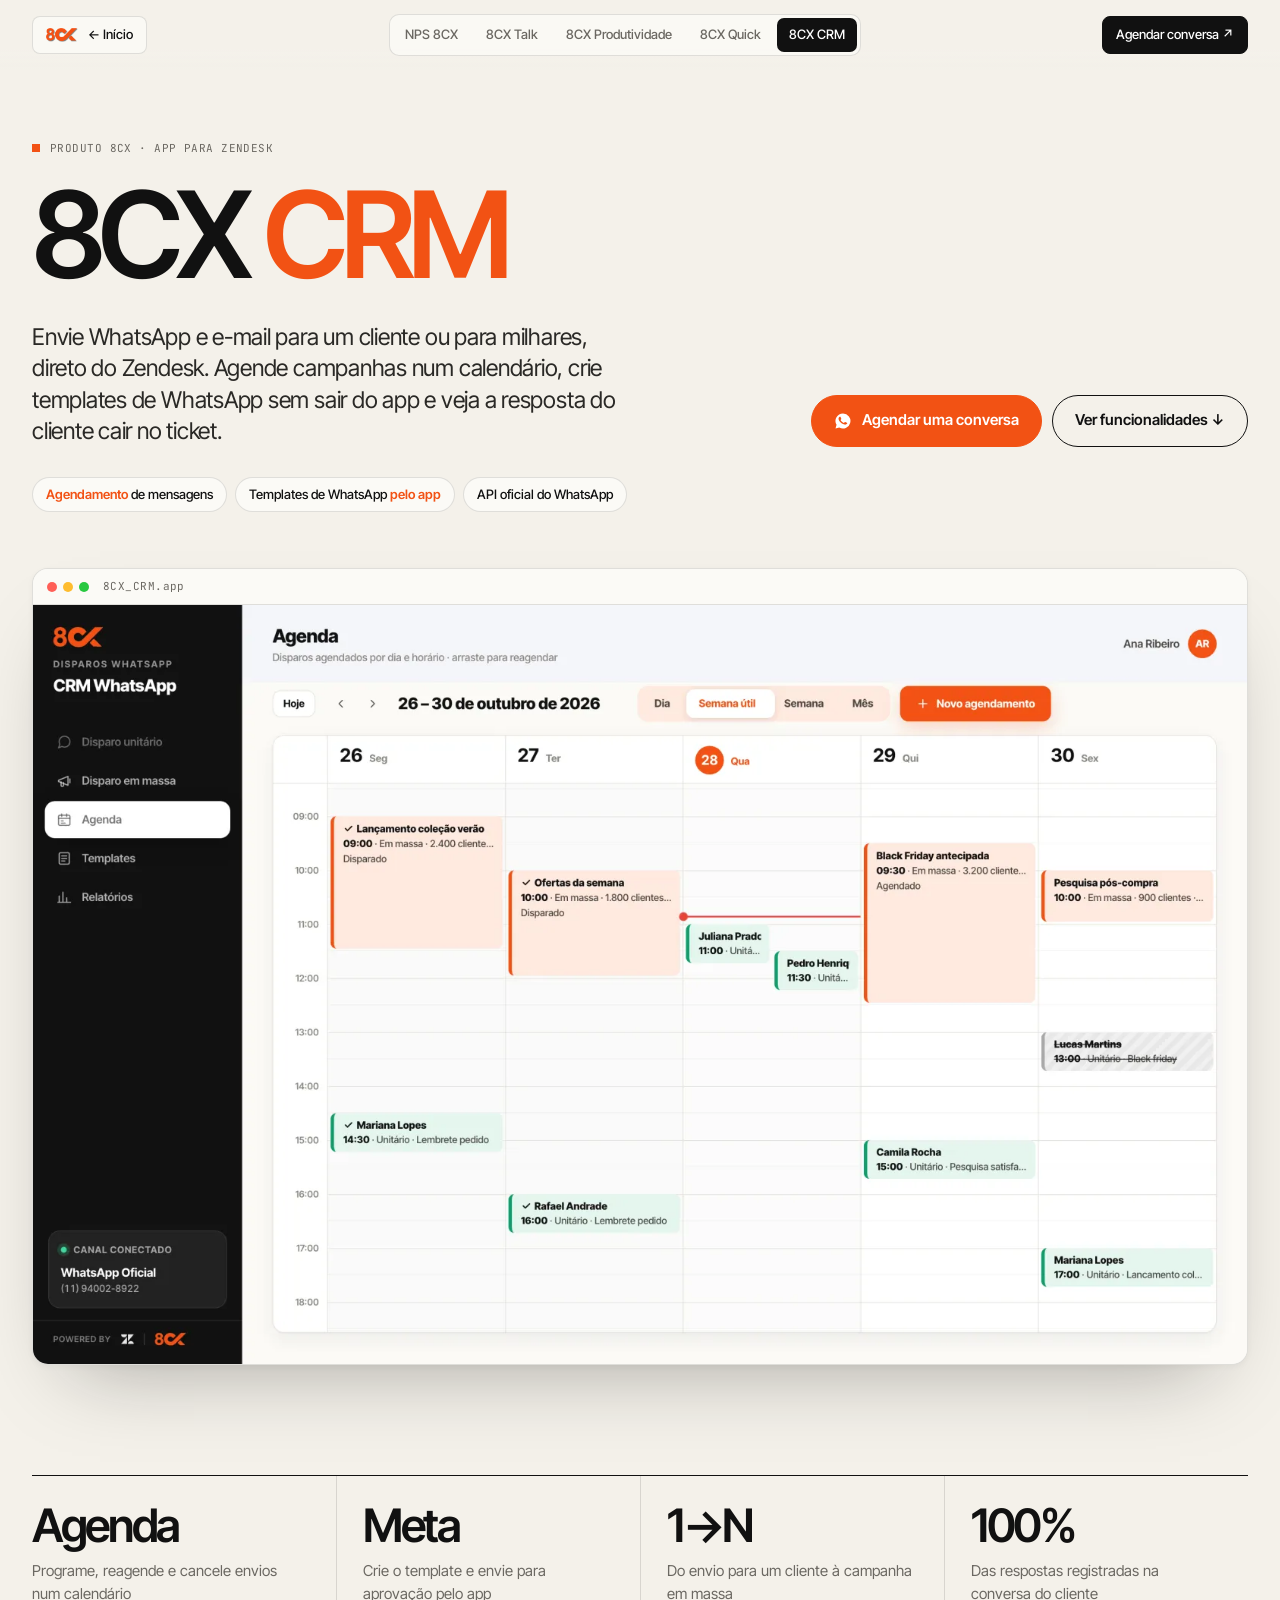
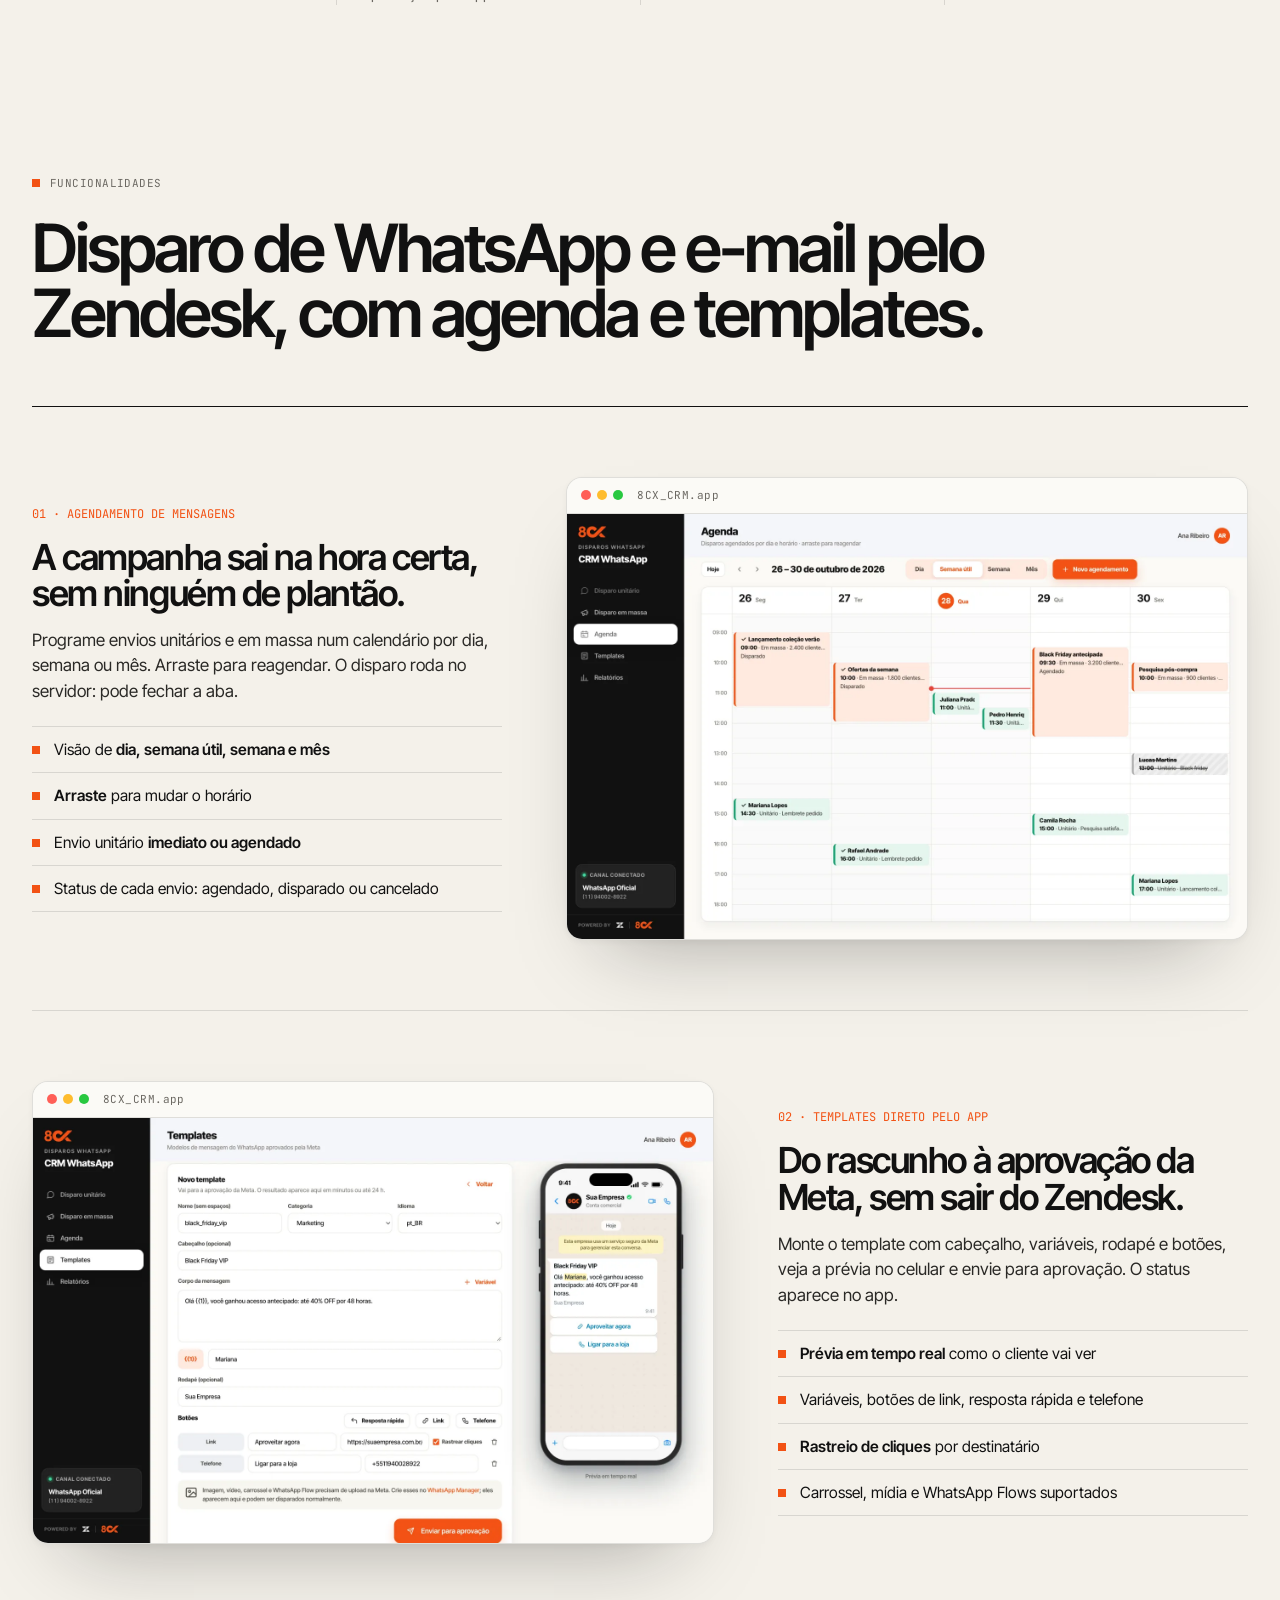
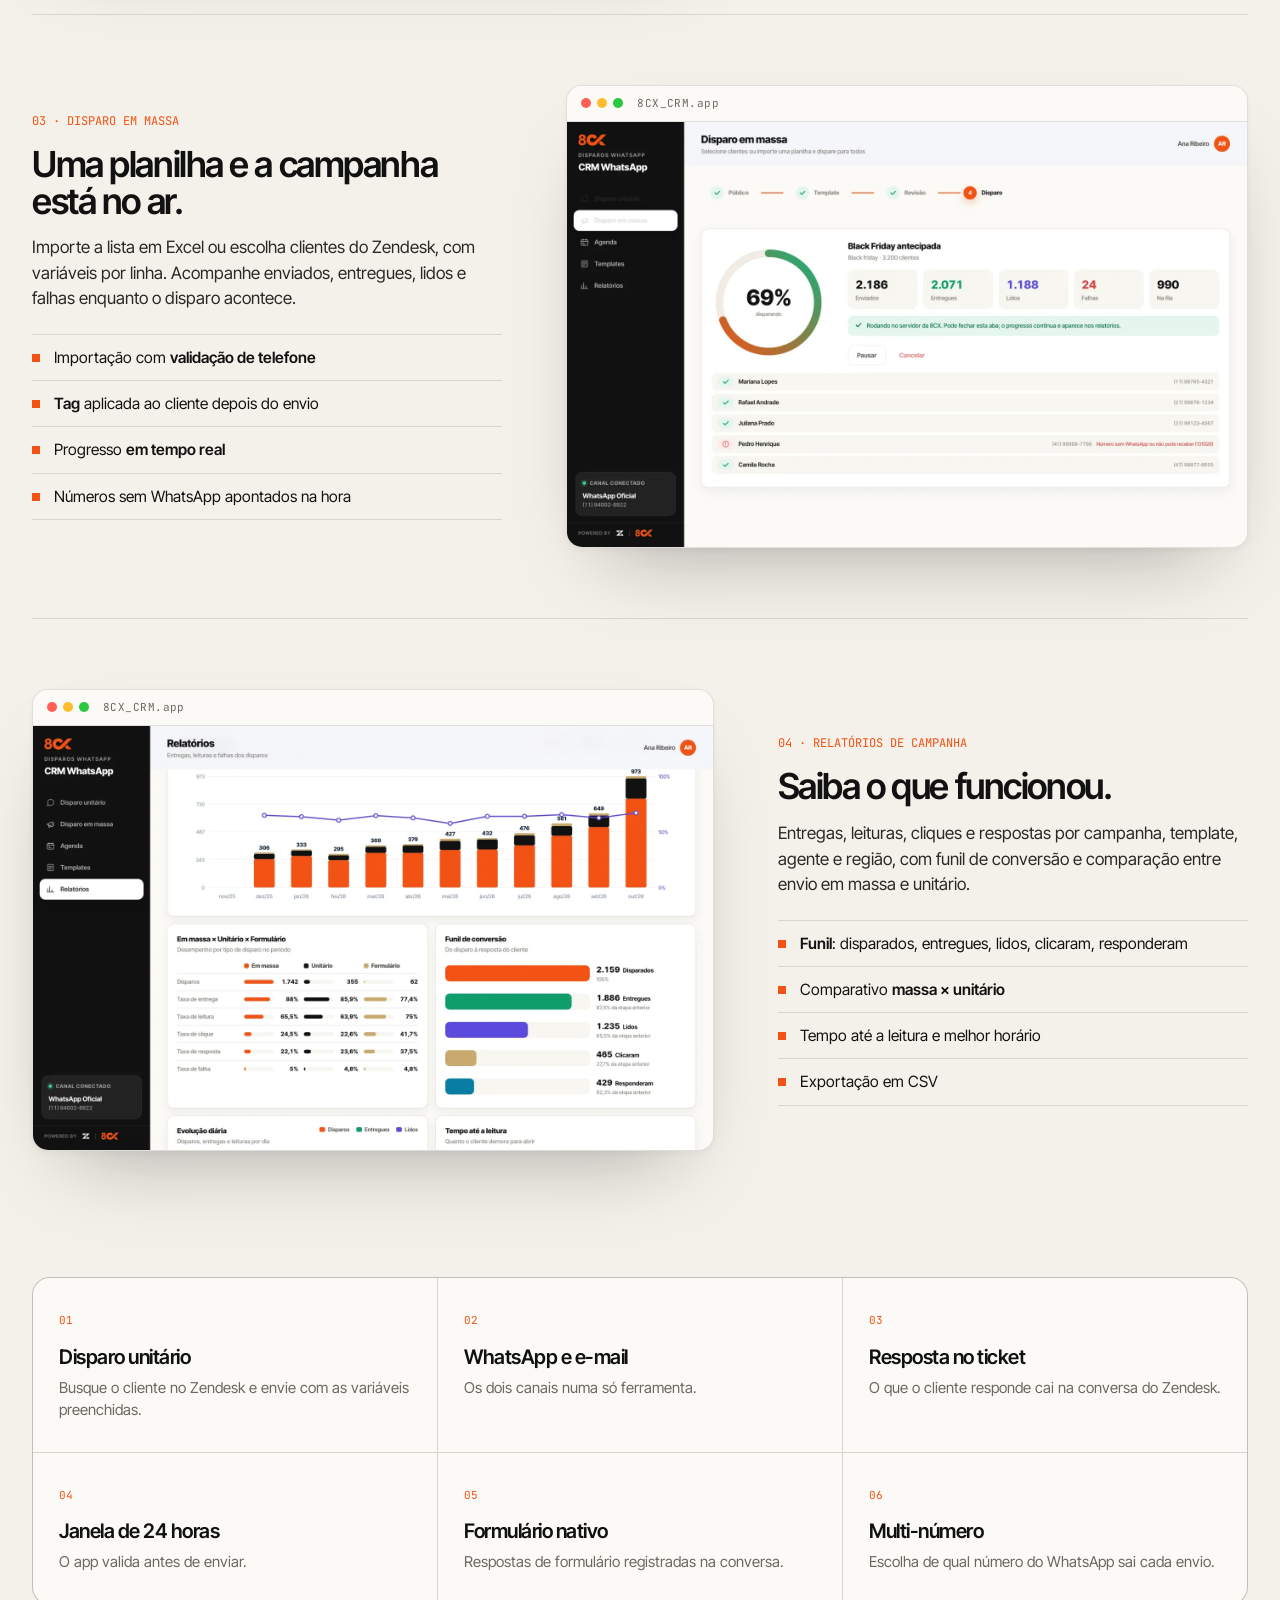
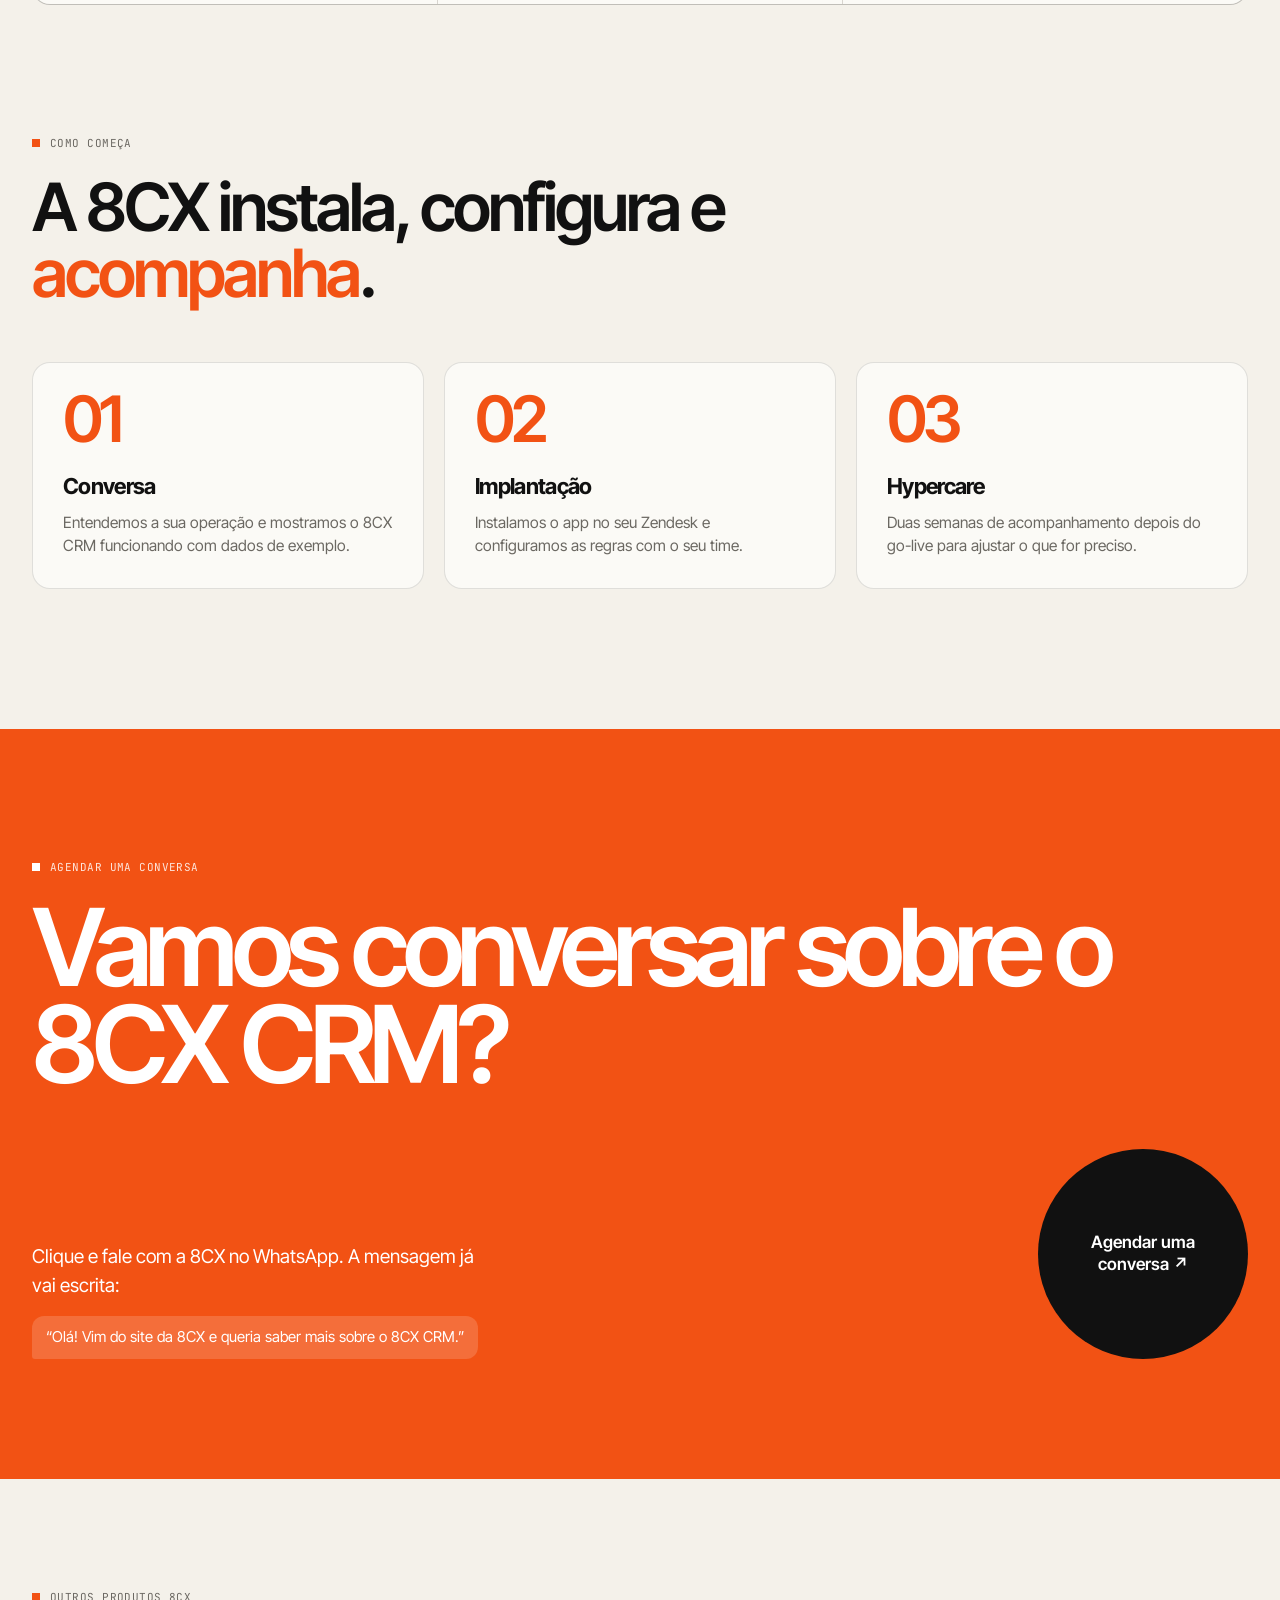
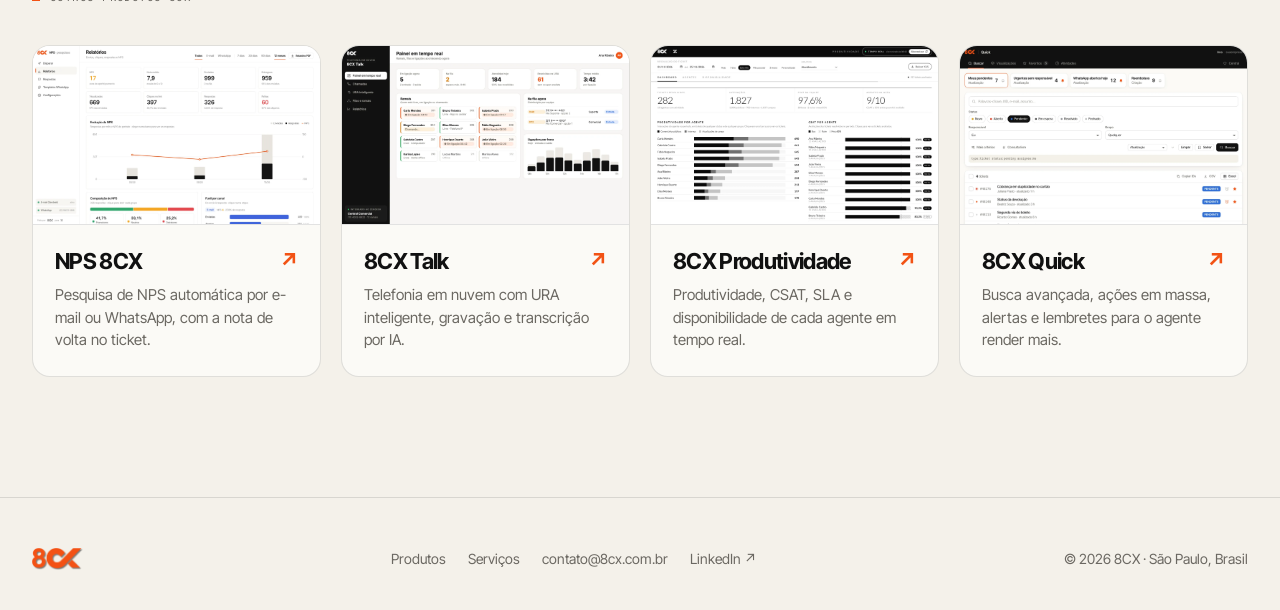
<file: produtos/crm/index.html>
<!doctype html>
<html lang="pt-BR">
<head>
<meta charset="utf-8">
<meta name="viewport" content="width=device-width, initial-scale=1">
<title>8CX CRM · Disparo de WhatsApp e e-mail pelo Zendesk, com agenda e templates</title>
<meta name="description" content="Disparos de WhatsApp e e-mail pelo Zendesk, com agendamento de mensagens e criação de templates de WhatsApp direto no app.">
<link rel="canonical" href="https://8cx.com.br/produtos/crm/">
<meta property="og:type" content="website">
<meta property="og:locale" content="pt_BR">
<meta property="og:site_name" content="8CX">
<meta property="og:url" content="https://8cx.com.br/produtos/crm/">
<meta property="og:title" content="8CX CRM · Disparo de WhatsApp e e-mail pelo Zendesk, com agenda e templates">
<meta property="og:description" content="Disparos de WhatsApp e e-mail pelo Zendesk, com agendamento de mensagens e criação de templates de WhatsApp direto no app.">
<meta property="og:image" content="https://8cx.com.br/assets/og-8cx.png">
<meta name="twitter:card" content="summary_large_image">
<script type="application/ld+json">{"@context": "https://schema.org", "@type": "SoftwareApplication", "name": "8CX CRM", "applicationCategory": "BusinessApplication", "operatingSystem": "Web (Zendesk)", "description": "Disparos de WhatsApp e e-mail pelo Zendesk, com agendamento de mensagens e criação de templates de WhatsApp direto no app.", "url": "https://8cx.com.br/produtos/crm/", "image": "https://8cx.com.br/assets/produtos/crm-agenda.webp", "publisher": {"@type": "Organization", "name": "8CX", "url": "https://8cx.com.br/"}}</script>
<link rel="icon" href="../../assets/favicon.ico" sizes="any">
<link rel="icon" type="image/png" sizes="32x32" href="../../assets/favicon-32.png">
<link rel="apple-touch-icon" href="../../assets/apple-touch-icon.png">
<meta name="theme-color" content="#F4F1EA">
<link rel="preconnect" href="https://fonts.googleapis.com">
<link rel="preconnect" href="https://fonts.gstatic.com" crossorigin>
<link href="https://fonts.googleapis.com/css2?family=Inter+Tight:wght@400;500;600;700&family=JetBrains+Mono:wght@400;500&display=swap" rel="stylesheet">
<link rel="stylesheet" href="../produtos.css">
<link rel="preload" as="image" href="../../assets/produtos/crm-agenda.webp">
</head>
<body>
<header class="topbar"><div class="wrap">
  <a href="../../" class="pill home" aria-label="8CX, voltar ao início"><img src="../../assets/logo-8cx.png" alt="8CX"><span class="bt">← Início</span></a>
  <nav class="switch" aria-label="Produtos 8CX"><a href="../nps/">NPS 8CX</a><a href="../talk/">8CX Talk</a><a href="../produtividade/">8CX Produtividade</a><a href="../quick/">8CX Quick</a><a href="../crm/" class="on" aria-current="page">8CX CRM</a></nav>
  <a href="https://wa.me/5511985396968?text=Ol%C3%A1%21%20Vim%20do%20site%20da%208CX%20e%20queria%20saber%20mais%20sobre%20o%208CX%20CRM." target="_blank" rel="noopener" class="pill dark">Agendar conversa ↗</a>
</div></header>

<main>
<section class="hero"><div class="wrap">
  <div class="eyebrow mono">Produto 8CX · App para Zendesk</div>
  <h1>8CX <span class="o">CRM</span></h1>
  <div class="sub">
    <p class="lead">Envie WhatsApp e e-mail para um cliente ou para milhares, direto do Zendesk. Agende campanhas num calendário, crie templates de WhatsApp sem sair do app e veja a resposta do cliente cair no ticket.</p>
    <div class="actions">
      <a href="https://wa.me/5511985396968?text=Ol%C3%A1%21%20Vim%20do%20site%20da%208CX%20e%20queria%20saber%20mais%20sobre%20o%208CX%20CRM." target="_blank" rel="noopener" class="btn primary"><svg viewBox="0 0 24 24" fill="currentColor" aria-hidden="true"><path d="M12 2a10 10 0 0 0-8.6 15.1L2 22l5-1.3A10 10 0 1 0 12 2zm5.2 13.6c-.2.6-1.3 1.2-1.8 1.2-.5.1-1 .2-3.4-.7-2.8-1.1-4.6-4-4.8-4.2-.1-.2-1.1-1.5-1.1-2.9s.7-2 1-2.3c.2-.3.5-.3.7-.3h.5c.2 0 .4 0 .6.5l.8 2c.1.2.1.4 0 .5l-.3.5-.4.4c-.1.1-.3.3-.1.6.2.3.8 1.3 1.7 2.1 1.2 1 2.1 1.3 2.4 1.5.3.1.5.1.6-.1l.9-1c.2-.3.4-.2.6-.1l1.9.9c.3.1.5.2.5.3.1.1.1.7-.1 1.4z"/></svg> Agendar uma conversa</a>
      <a href="#funcionalidades" class="btn ghost">Ver funcionalidades ↓</a>
    </div>
  </div>
  <div class="chips"><span><b>Agendamento</b> de mensagens</span><span>Templates de WhatsApp <b>pelo app</b></span><span>API oficial do WhatsApp</span></div>
  <div class="shot-hero rv"><div class="win"><div class="bar"><div class="lights"><i style="background:#ff5f57"></i><i style="background:#febc2e"></i><i style="background:#28c840"></i></div><span class="title">8CX_CRM.app</span></div><img src="../../assets/produtos/crm-agenda.webp" alt="Agenda de disparos do 8CX CRM com campanhas em massa e envios unitários por dia e horário" width="1600" height="1000"></div></div>
  <div class="hl rv"><div><b>Agenda</b><p>Programe, reagende e cancele envios num calendário</p></div><div><b>Meta</b><p>Crie o template e envie para aprovação pelo app</p></div><div><b>1→N</b><p>Do envio para um cliente à campanha em massa</p></div><div><b>100%</b><p>Das respostas registradas na conversa do cliente</p></div></div>
</div></section>

<section class="sec" id="funcionalidades"><div class="wrap">
  <div class="eyebrow mono">Funcionalidades</div>
  <h2 class="h2 rv">Disparo de WhatsApp e e-mail pelo Zendesk, com agenda e templates.</h2>
  <div style="margin-top:60px"><div class="feat rv"><div class="txt"><div class="idx">01 · AGENDAMENTO DE MENSAGENS</div><h3>A campanha sai na hora certa, sem ninguém de plantão.</h3><p>Programe envios unitários e em massa num calendário por dia, semana ou mês. Arraste para reagendar. O disparo roda no servidor: pode fechar a aba.</p><ul><li>Visão de <b>dia, semana útil, semana e mês</b></li><li><b>Arraste</b> para mudar o horário</li><li>Envio unitário <b>imediato ou agendado</b></li><li>Status de cada envio: agendado, disparado ou cancelado</li></ul></div><div class="win"><div class="bar"><div class="lights"><i style="background:#ff5f57"></i><i style="background:#febc2e"></i><i style="background:#28c840"></i></div><span class="title">8CX_CRM.app</span></div><img src="../../assets/produtos/crm-agenda.webp" alt="Agenda de disparos do 8CX CRM" width="1600" height="1000" loading="lazy"></div></div><div class="feat rev rv"><div class="txt"><div class="idx">02 · TEMPLATES DIRETO PELO APP</div><h3>Do rascunho à aprovação da Meta, sem sair do Zendesk.</h3><p>Monte o template com cabeçalho, variáveis, rodapé e botões, veja a prévia no celular e envie para aprovação. O status aparece no app.</p><ul><li><b>Prévia em tempo real</b> como o cliente vai ver</li><li>Variáveis, botões de link, resposta rápida e telefone</li><li><b>Rastreio de cliques</b> por destinatário</li><li>Carrossel, mídia e WhatsApp Flows suportados</li></ul></div><div class="win"><div class="bar"><div class="lights"><i style="background:#ff5f57"></i><i style="background:#febc2e"></i><i style="background:#28c840"></i></div><span class="title">8CX_CRM.app</span></div><img src="../../assets/produtos/crm-template.webp" alt="Criação de template de WhatsApp no 8CX CRM com prévia no celular" width="1600" height="1000" loading="lazy"></div></div><div class="feat rv"><div class="txt"><div class="idx">03 · DISPARO EM MASSA</div><h3>Uma planilha e a campanha está no ar.</h3><p>Importe a lista em Excel ou escolha clientes do Zendesk, com variáveis por linha. Acompanhe enviados, entregues, lidos e falhas enquanto o disparo acontece.</p><ul><li>Importação com <b>validação de telefone</b></li><li><b>Tag</b> aplicada ao cliente depois do envio</li><li>Progresso <b>em tempo real</b></li><li>Números sem WhatsApp apontados na hora</li></ul></div><div class="win"><div class="bar"><div class="lights"><i style="background:#ff5f57"></i><i style="background:#febc2e"></i><i style="background:#28c840"></i></div><span class="title">8CX_CRM.app</span></div><img src="../../assets/produtos/crm-massa.webp" alt="Disparo em massa do 8CX CRM em andamento" width="1600" height="1000" loading="lazy"></div></div><div class="feat rev rv"><div class="txt"><div class="idx">04 · RELATÓRIOS DE CAMPANHA</div><h3>Saiba o que funcionou.</h3><p>Entregas, leituras, cliques e respostas por campanha, template, agente e região, com funil de conversão e comparação entre envio em massa e unitário.</p><ul><li><b>Funil</b>: disparados, entregues, lidos, clicaram, responderam</li><li>Comparativo <b>massa × unitário</b></li><li>Tempo até a leitura e melhor horário</li><li>Exportação em CSV</li></ul></div><div class="win"><div class="bar"><div class="lights"><i style="background:#ff5f57"></i><i style="background:#febc2e"></i><i style="background:#28c840"></i></div><span class="title">8CX_CRM.app</span></div><img src="../../assets/produtos/crm-relatorios.webp" alt="Relatórios de campanha do 8CX CRM" width="1600" height="1000" loading="lazy"></div></div></div>
  <div class="grid rv"><div><span class="mono">01</span><h4>Disparo unitário</h4><p>Busque o cliente no Zendesk e envie com as variáveis preenchidas.</p></div><div><span class="mono">02</span><h4>WhatsApp e e-mail</h4><p>Os dois canais numa só ferramenta.</p></div><div><span class="mono">03</span><h4>Resposta no ticket</h4><p>O que o cliente responde cai na conversa do Zendesk.</p></div><div><span class="mono">04</span><h4>Janela de 24 horas</h4><p>O app valida antes de enviar.</p></div><div><span class="mono">05</span><h4>Formulário nativo</h4><p>Respostas de formulário registradas na conversa.</p></div><div><span class="mono">06</span><h4>Multi-número</h4><p>Escolha de qual número do WhatsApp sai cada envio.</p></div></div>
</div></section>

<section class="sec"><div class="wrap">
  <div class="eyebrow mono">Como começa</div>
  <h2 class="h2 rv">A 8CX instala, configura e <span class="o">acompanha</span>.</h2>
  <div class="steps">
    <div class="step rv"><div class="n">01</div><h4>Conversa</h4><p>Entendemos a sua operação e mostramos o 8CX CRM funcionando com dados de exemplo.</p></div>
    <div class="step rv"><div class="n">02</div><h4>Implantação</h4><p>Instalamos o app no seu Zendesk e configuramos as regras com o seu time.</p></div>
    <div class="step rv"><div class="n">03</div><h4>Hypercare</h4><p>Duas semanas de acompanhamento depois do go-live para ajustar o que for preciso.</p></div>
  </div>
</div></section>

<section class="cta" id="contato"><div class="wrap">
  <div class="eyebrow mono">Agendar uma conversa</div>
  <h2>Vamos conversar sobre o 8CX CRM?</h2>
  <div class="row">
    <div><p>Clique e fale com a 8CX no WhatsApp. A mensagem já vai escrita:</p><span class="msg">“Olá! Vim do site da 8CX e queria saber mais sobre o 8CX CRM.”</span></div>
    <a href="https://wa.me/5511985396968?text=Ol%C3%A1%21%20Vim%20do%20site%20da%208CX%20e%20queria%20saber%20mais%20sobre%20o%208CX%20CRM." target="_blank" rel="noopener" class="magnet"><span>Agendar uma<br>conversa ↗</span></a>
  </div>
</div></section>

<section class="others"><div class="wrap">
  <div class="eyebrow mono">Outros produtos 8CX</div>
  <div class="list"><a class="pcard rv" href="../nps/"><div class="im"><img src="../../assets/produtos/nps-relatorio.webp" alt="" loading="lazy" width="1600" height="1000"></div><div class="tx"><h4>NPS 8CX <span>↗</span></h4><p>Pesquisa de NPS automática por e-mail ou WhatsApp, com a nota de volta no ticket.</p></div></a><a class="pcard rv" href="../talk/"><div class="im"><img src="../../assets/produtos/talk-painel.webp" alt="" loading="lazy" width="1600" height="1000"></div><div class="tx"><h4>8CX Talk <span>↗</span></h4><p>Telefonia em nuvem com URA inteligente, gravação e transcrição por IA.</p></div></a><a class="pcard rv" href="../produtividade/"><div class="im"><img src="../../assets/produtos/prod-dashboard.webp" alt="" loading="lazy" width="1600" height="1000"></div><div class="tx"><h4>8CX Produtividade <span>↗</span></h4><p>Produtividade, CSAT, SLA e disponibilidade de cada agente em tempo real.</p></div></a><a class="pcard rv" href="../quick/"><div class="im"><img src="../../assets/produtos/quick-search.webp" alt="" loading="lazy" width="1600" height="1000"></div><div class="tx"><h4>8CX Quick <span>↗</span></h4><p>Busca avançada, ações em massa, alertas e lembretes para o agente render mais.</p></div></a></div>
</div></section>
</main>

<footer><div class="wrap">
  <a href="../../"><img src="../../assets/logo-8cx.png" alt="8CX"></a>
  <nav><a href="../../#produtos">Produtos</a><a href="../../#servicos">Serviços</a><a href="mailto:contato@8cx.com.br">contato@8cx.com.br</a><a href="https://www.linkedin.com/company/8cx/" target="_blank" rel="noopener">LinkedIn ↗</a></nav>
  <span>© 2026 8CX · São Paulo, Brasil</span>
</div></footer>
<a class="float" id="float" href="https://wa.me/5511985396968?text=Ol%C3%A1%21%20Vim%20do%20site%20da%208CX%20e%20queria%20saber%20mais%20sobre%20o%208CX%20CRM." target="_blank" rel="noopener"><svg viewBox="0 0 24 24" fill="currentColor" aria-hidden="true"><path d="M12 2a10 10 0 0 0-8.6 15.1L2 22l5-1.3A10 10 0 1 0 12 2zm5.2 13.6c-.2.6-1.3 1.2-1.8 1.2-.5.1-1 .2-3.4-.7-2.8-1.1-4.6-4-4.8-4.2-.1-.2-1.1-1.5-1.1-2.9s.7-2 1-2.3c.2-.3.5-.3.7-.3h.5c.2 0 .4 0 .6.5l.8 2c.1.2.1.4 0 .5l-.3.5-.4.4c-.1.1-.3.3-.1.6.2.3.8 1.3 1.7 2.1 1.2 1 2.1 1.3 2.4 1.5.3.1.5.1.6-.1l.9-1c.2-.3.4-.2.6-.1l1.9.9c.3.1.5.2.5.3.1.1.1.7-.1 1.4z"/></svg> Agendar uma conversa</a>
<script>
(function(){
  var els=document.querySelectorAll('.rv');
  if(!('IntersectionObserver' in window)){els.forEach(function(e){e.classList.add('in')});return;}
  var io=new IntersectionObserver(function(es){es.forEach(function(e){if(e.isIntersecting){e.target.classList.add('in');io.unobserve(e.target);}})},{rootMargin:'0px 0px -8% 0px'});
  els.forEach(function(e){io.observe(e)});
  var f=document.getElementById('float'),cta=document.getElementById('contato');
  function upd(){var y=window.scrollY,c=cta.getBoundingClientRect().top;f.classList.toggle('show',y>500&&c>window.innerHeight);}
  window.addEventListener('scroll',upd,{passive:true});upd();
})();
</script>
</body>
</html>
</file>
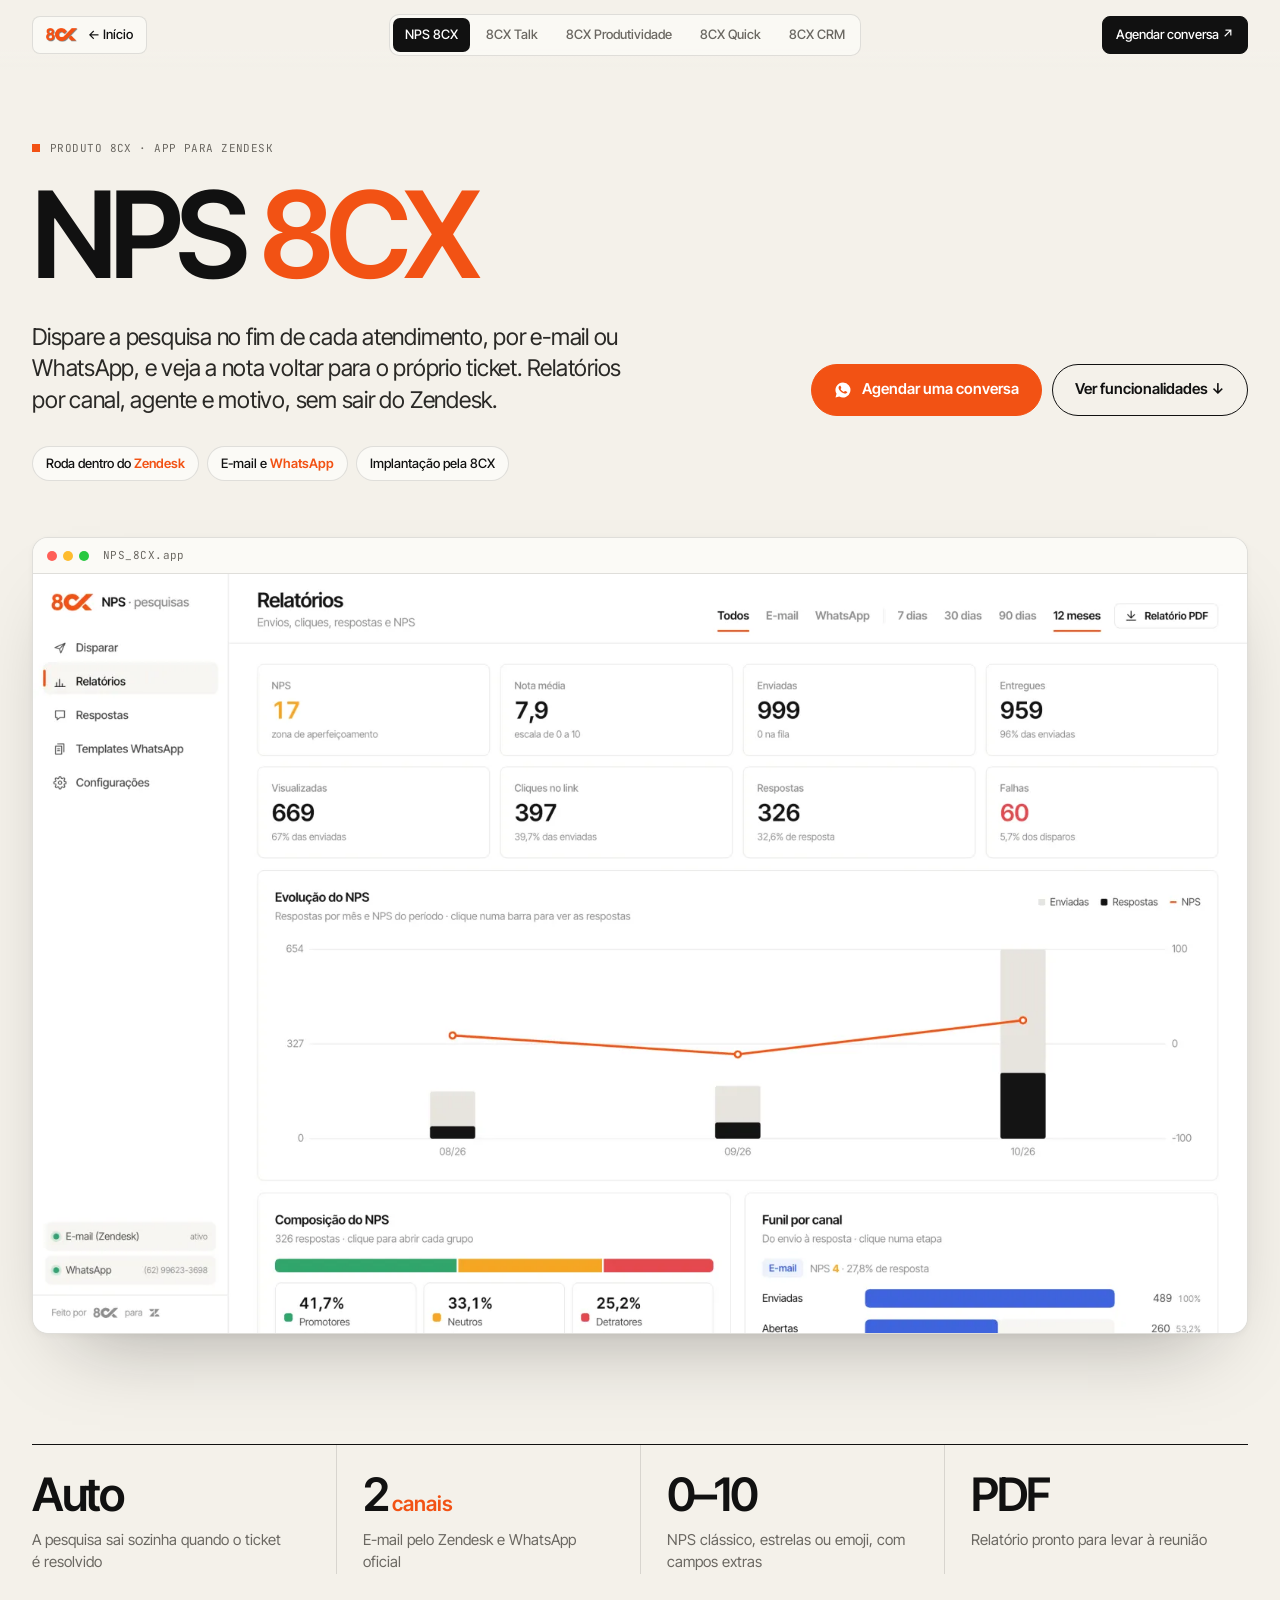
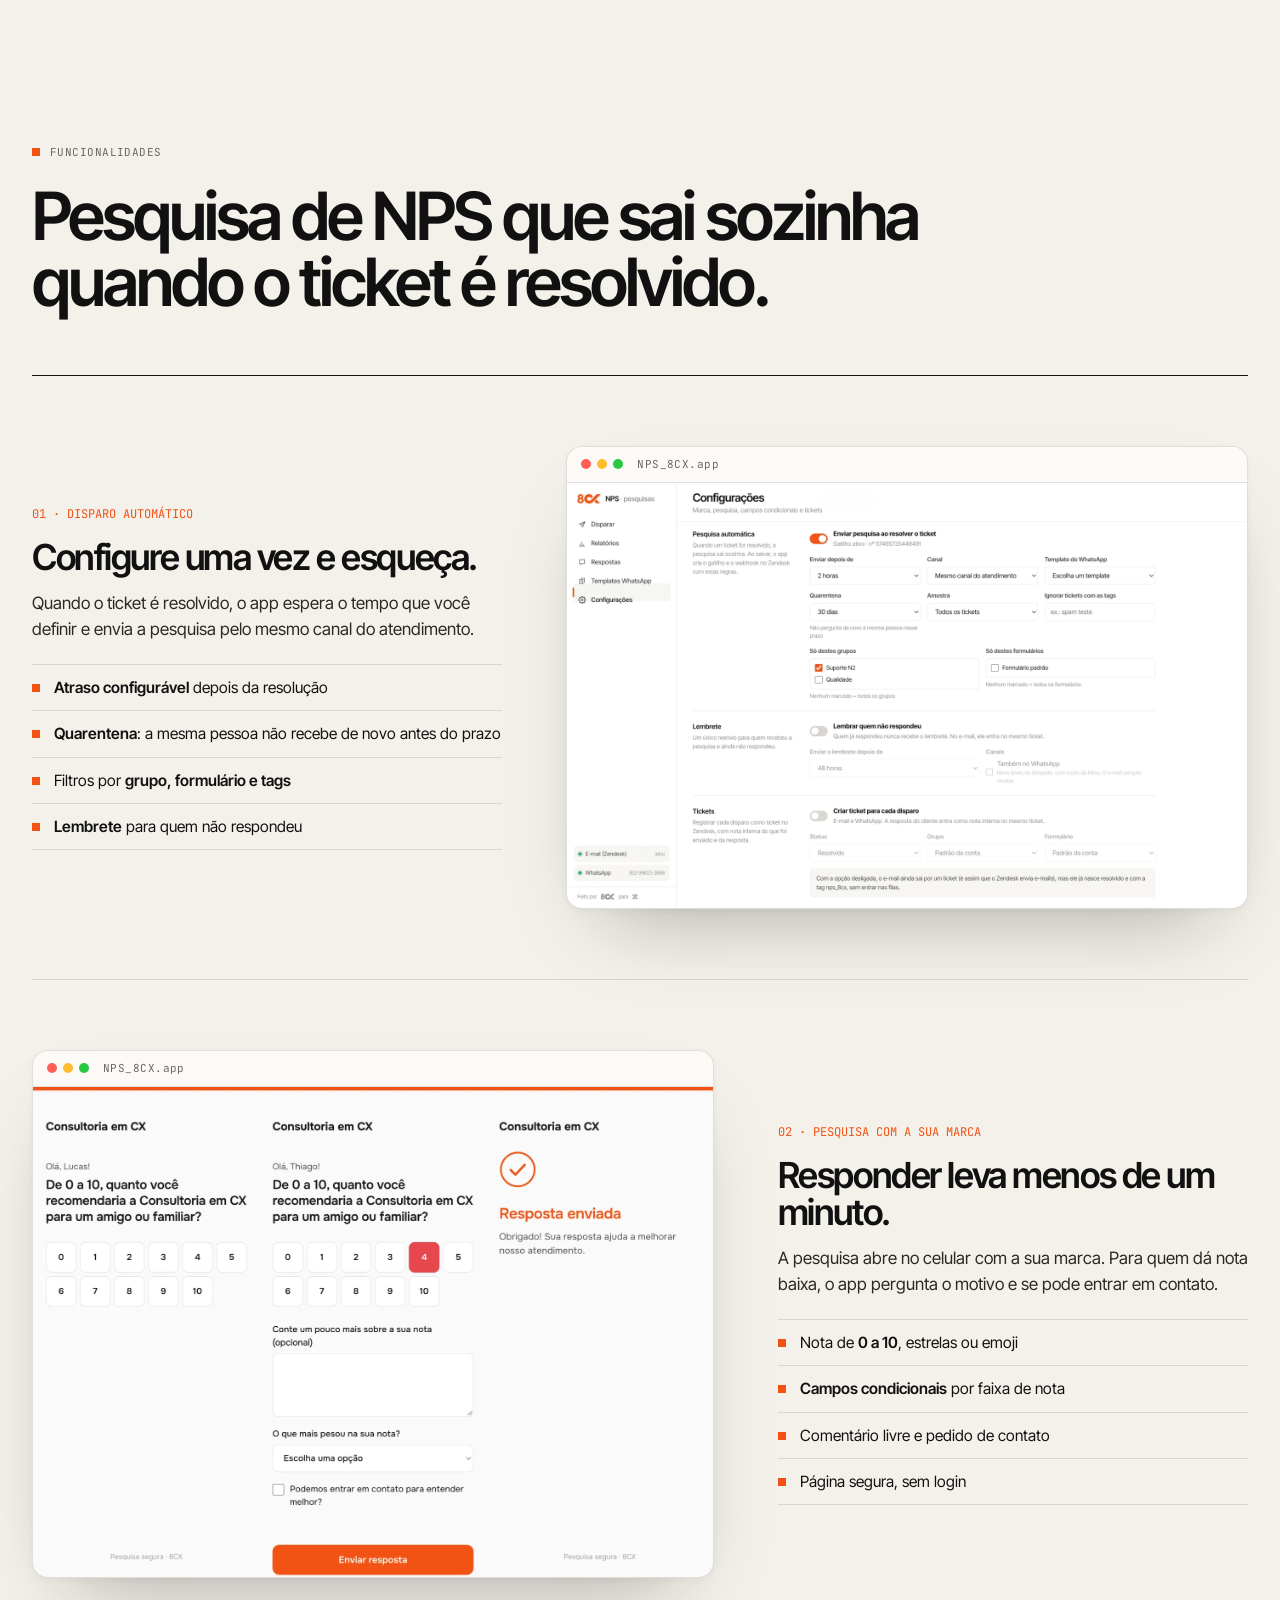
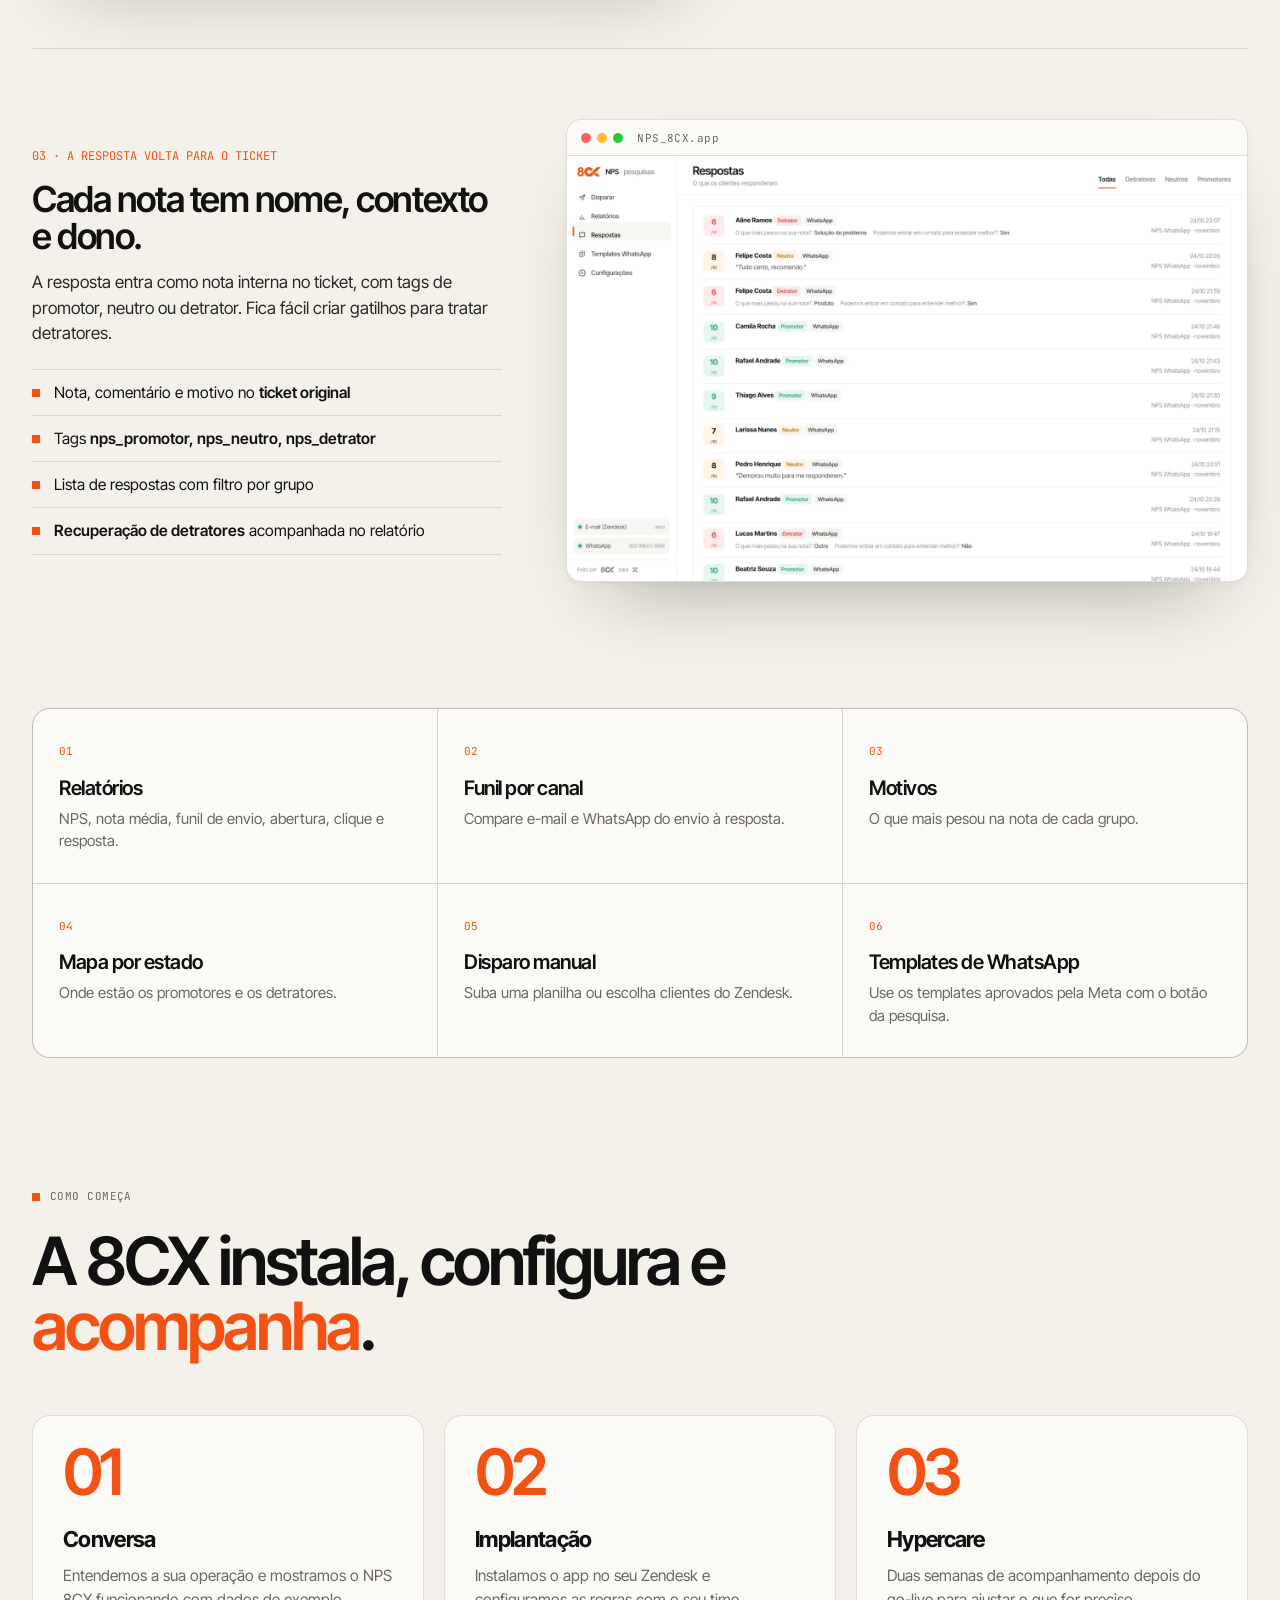
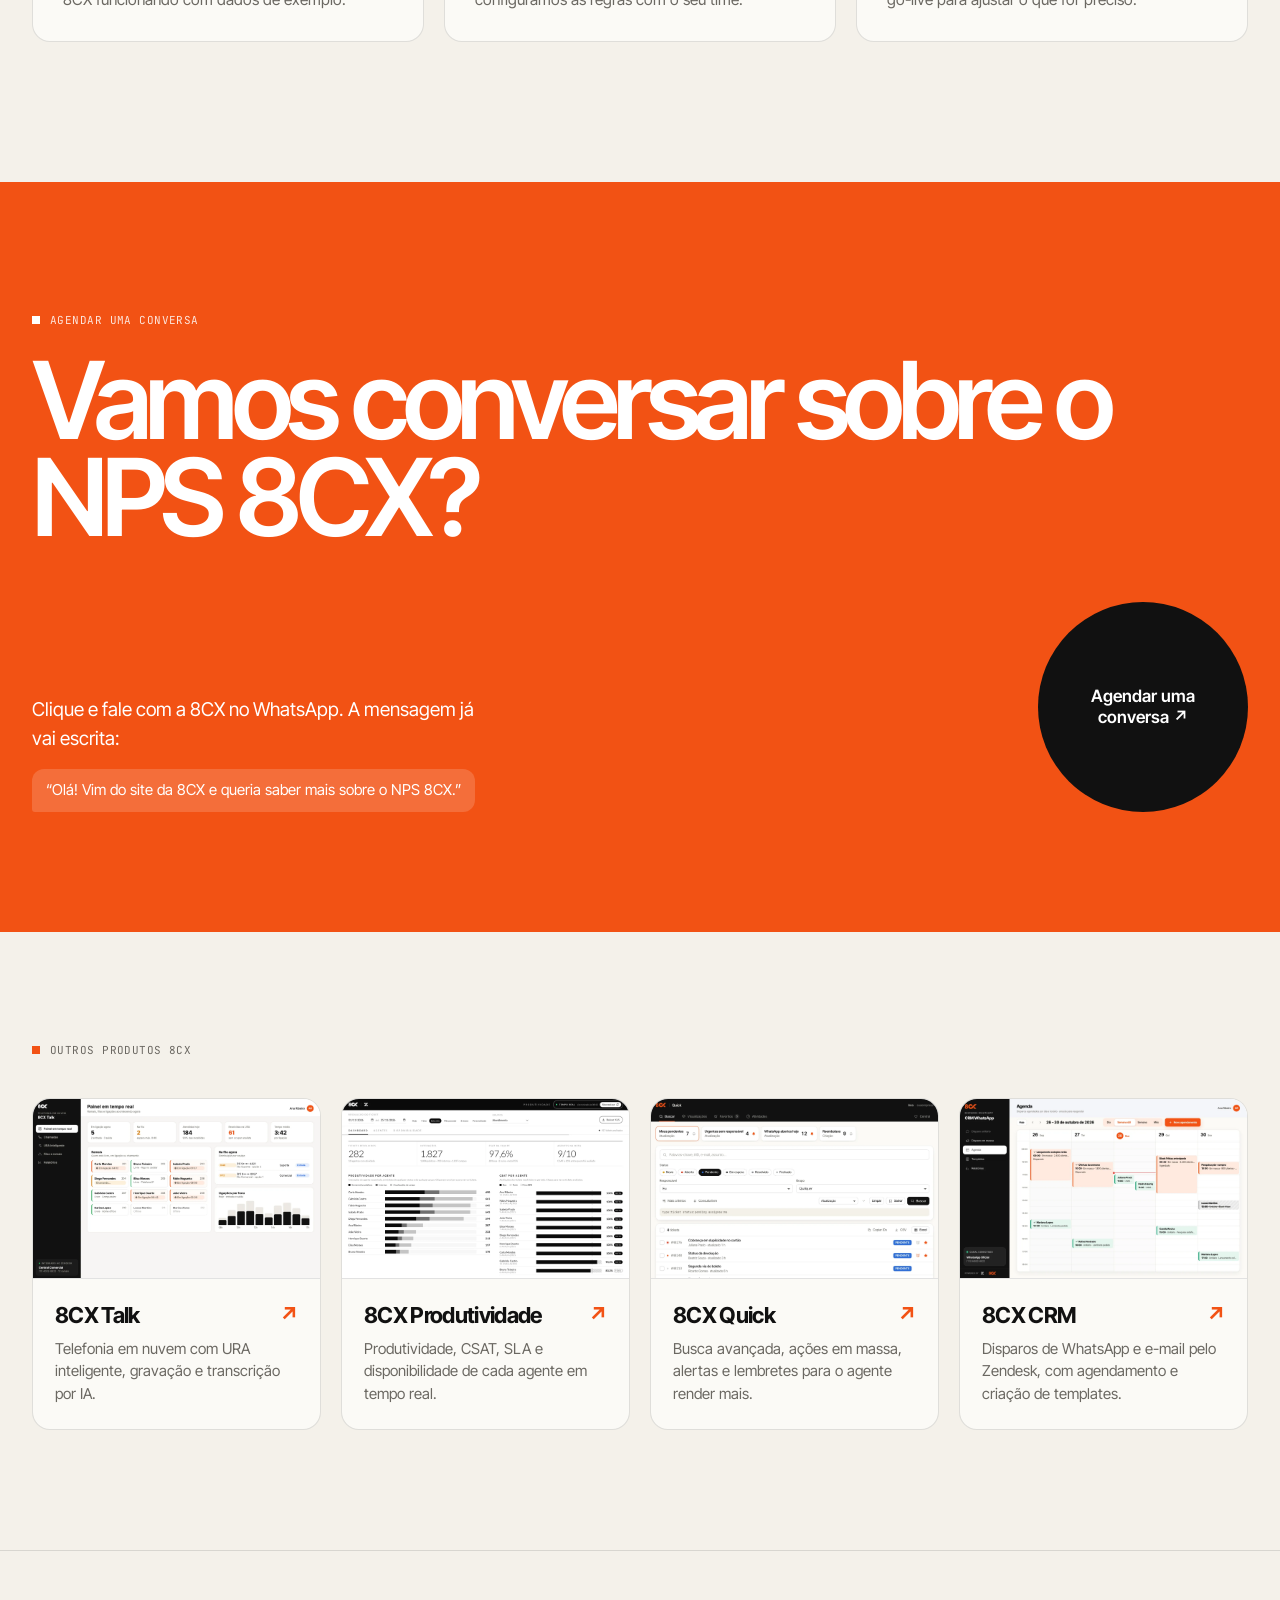
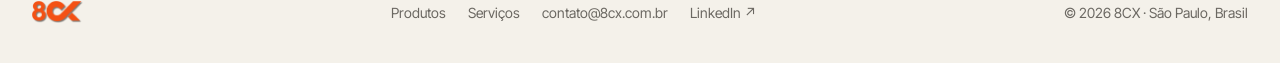
<file: produtos/nps/index.html>
<!doctype html>
<html lang="pt-BR">
<head>
<meta charset="utf-8">
<meta name="viewport" content="width=device-width, initial-scale=1">
<title>NPS 8CX · Pesquisa de NPS que sai sozinha quando o ticket é resolvido</title>
<meta name="description" content="A pesquisa sai sozinha quando o ticket é resolvido, por e-mail ou WhatsApp, e a nota volta para o próprio ticket. Você acompanha NPS, motivos e detratores sem sair do Zendesk.">
<link rel="canonical" href="https://8cx.com.br/produtos/nps/">
<meta property="og:type" content="website">
<meta property="og:locale" content="pt_BR">
<meta property="og:site_name" content="8CX">
<meta property="og:url" content="https://8cx.com.br/produtos/nps/">
<meta property="og:title" content="NPS 8CX · Pesquisa de NPS que sai sozinha quando o ticket é resolvido">
<meta property="og:description" content="A pesquisa sai sozinha quando o ticket é resolvido, por e-mail ou WhatsApp, e a nota volta para o próprio ticket. Você acompanha NPS, motivos e detratores sem sair do Zendesk.">
<meta property="og:image" content="https://8cx.com.br/assets/og-8cx.png">
<meta name="twitter:card" content="summary_large_image">
<script type="application/ld+json">{"@context": "https://schema.org", "@type": "SoftwareApplication", "name": "NPS 8CX", "applicationCategory": "BusinessApplication", "operatingSystem": "Web (Zendesk)", "description": "A pesquisa sai sozinha quando o ticket é resolvido, por e-mail ou WhatsApp, e a nota volta para o próprio ticket. Você acompanha NPS, motivos e detratores sem sair do Zendesk.", "url": "https://8cx.com.br/produtos/nps/", "image": "https://8cx.com.br/assets/produtos/nps-relatorio.webp", "publisher": {"@type": "Organization", "name": "8CX", "url": "https://8cx.com.br/"}}</script>
<link rel="icon" href="../../assets/favicon.ico" sizes="any">
<link rel="icon" type="image/png" sizes="32x32" href="../../assets/favicon-32.png">
<link rel="apple-touch-icon" href="../../assets/apple-touch-icon.png">
<meta name="theme-color" content="#F4F1EA">
<link rel="preconnect" href="https://fonts.googleapis.com">
<link rel="preconnect" href="https://fonts.gstatic.com" crossorigin>
<link href="https://fonts.googleapis.com/css2?family=Inter+Tight:wght@400;500;600;700&family=JetBrains+Mono:wght@400;500&display=swap" rel="stylesheet">
<link rel="stylesheet" href="../produtos.css">
<link rel="preload" as="image" href="../../assets/produtos/nps-relatorio.webp">
</head>
<body>
<header class="topbar"><div class="wrap">
  <a href="../../" class="pill home" aria-label="8CX, voltar ao início"><img src="../../assets/logo-8cx.png" alt="8CX"><span class="bt">← Início</span></a>
  <nav class="switch" aria-label="Produtos 8CX"><a href="../nps/" class="on" aria-current="page">NPS 8CX</a><a href="../talk/">8CX Talk</a><a href="../produtividade/">8CX Produtividade</a><a href="../quick/">8CX Quick</a><a href="../crm/">8CX CRM</a></nav>
  <a href="https://wa.me/5511985396968?text=Ol%C3%A1%21%20Vim%20do%20site%20da%208CX%20e%20queria%20saber%20mais%20sobre%20o%20NPS%208CX." target="_blank" rel="noopener" class="pill dark">Agendar conversa ↗</a>
</div></header>

<main>
<section class="hero"><div class="wrap">
  <div class="eyebrow mono">Produto 8CX · App para Zendesk</div>
  <h1>NPS <span class="o">8CX</span></h1>
  <div class="sub">
    <p class="lead">Dispare a pesquisa no fim de cada atendimento, por e-mail ou WhatsApp, e veja a nota voltar para o próprio ticket. Relatórios por canal, agente e motivo, sem sair do Zendesk.</p>
    <div class="actions">
      <a href="https://wa.me/5511985396968?text=Ol%C3%A1%21%20Vim%20do%20site%20da%208CX%20e%20queria%20saber%20mais%20sobre%20o%20NPS%208CX." target="_blank" rel="noopener" class="btn primary"><svg viewBox="0 0 24 24" fill="currentColor" aria-hidden="true"><path d="M12 2a10 10 0 0 0-8.6 15.1L2 22l5-1.3A10 10 0 1 0 12 2zm5.2 13.6c-.2.6-1.3 1.2-1.8 1.2-.5.1-1 .2-3.4-.7-2.8-1.1-4.6-4-4.8-4.2-.1-.2-1.1-1.5-1.1-2.9s.7-2 1-2.3c.2-.3.5-.3.7-.3h.5c.2 0 .4 0 .6.5l.8 2c.1.2.1.4 0 .5l-.3.5-.4.4c-.1.1-.3.3-.1.6.2.3.8 1.3 1.7 2.1 1.2 1 2.1 1.3 2.4 1.5.3.1.5.1.6-.1l.9-1c.2-.3.4-.2.6-.1l1.9.9c.3.1.5.2.5.3.1.1.1.7-.1 1.4z"/></svg> Agendar uma conversa</a>
      <a href="#funcionalidades" class="btn ghost">Ver funcionalidades ↓</a>
    </div>
  </div>
  <div class="chips"><span>Roda dentro do <b>Zendesk</b></span><span>E-mail e <b>WhatsApp</b></span><span>Implantação pela 8CX</span></div>
  <div class="shot-hero rv"><div class="win"><div class="bar"><div class="lights"><i style="background:#ff5f57"></i><i style="background:#febc2e"></i><i style="background:#28c840"></i></div><span class="title">NPS_8CX.app</span></div><img src="../../assets/produtos/nps-relatorio.webp" alt="Relatório do NPS 8CX com NPS, nota média, envios, respostas e evolução mensal" width="1600" height="1000"></div></div>
  <div class="hl rv"><div><b>Auto</b><p>A pesquisa sai sozinha quando o ticket é resolvido</p></div><div><b>2<small>canais</small></b><p>E-mail pelo Zendesk e WhatsApp oficial</p></div><div><b>0–10</b><p>NPS clássico, estrelas ou emoji, com campos extras</p></div><div><b>PDF</b><p>Relatório pronto para levar à reunião</p></div></div>
</div></section>

<section class="sec" id="funcionalidades"><div class="wrap">
  <div class="eyebrow mono">Funcionalidades</div>
  <h2 class="h2 rv">Pesquisa de NPS que sai sozinha quando o ticket é resolvido.</h2>
  <div style="margin-top:60px"><div class="feat rv"><div class="txt"><div class="idx">01 · DISPARO AUTOMÁTICO</div><h3>Configure uma vez e esqueça.</h3><p>Quando o ticket é resolvido, o app espera o tempo que você definir e envia a pesquisa pelo mesmo canal do atendimento.</p><ul><li><b>Atraso configurável</b> depois da resolução</li><li><b>Quarentena</b>: a mesma pessoa não recebe de novo antes do prazo</li><li>Filtros por <b>grupo, formulário e tags</b></li><li><b>Lembrete</b> para quem não respondeu</li></ul></div><div class="win"><div class="bar"><div class="lights"><i style="background:#ff5f57"></i><i style="background:#febc2e"></i><i style="background:#28c840"></i></div><span class="title">NPS_8CX.app</span></div><img src="../../assets/produtos/nps-automatico.webp" alt="Configurações da pesquisa automática do NPS 8CX" width="1600" height="1000" loading="lazy"></div></div><div class="feat rev rv"><div class="txt"><div class="idx">02 · PESQUISA COM A SUA MARCA</div><h3>Responder leva menos de um minuto.</h3><p>A pesquisa abre no celular com a sua marca. Para quem dá nota baixa, o app pergunta o motivo e se pode entrar em contato.</p><ul><li>Nota de <b>0 a 10</b>, estrelas ou emoji</li><li><b>Campos condicionais</b> por faixa de nota</li><li>Comentário livre e pedido de contato</li><li>Página segura, sem login</li></ul></div><div class="win"><div class="bar"><div class="lights"><i style="background:#ff5f57"></i><i style="background:#febc2e"></i><i style="background:#28c840"></i></div><span class="title">NPS_8CX.app</span></div><img src="../../assets/produtos/nps-pesquisa.webp" alt="Telas da pesquisa NPS no celular: nota, motivo e agradecimento" width="1600" height="1000" loading="lazy"></div></div><div class="feat rv"><div class="txt"><div class="idx">03 · A RESPOSTA VOLTA PARA O TICKET</div><h3>Cada nota tem nome, contexto e dono.</h3><p>A resposta entra como nota interna no ticket, com tags de promotor, neutro ou detrator. Fica fácil criar gatilhos para tratar detratores.</p><ul><li>Nota, comentário e motivo no <b>ticket original</b></li><li>Tags <b>nps_promotor, nps_neutro, nps_detrator</b></li><li>Lista de respostas com filtro por grupo</li><li><b>Recuperação de detratores</b> acompanhada no relatório</li></ul></div><div class="win"><div class="bar"><div class="lights"><i style="background:#ff5f57"></i><i style="background:#febc2e"></i><i style="background:#28c840"></i></div><span class="title">NPS_8CX.app</span></div><img src="../../assets/produtos/nps-respostas.webp" alt="Lista de respostas do NPS com notas, classificação e canal" width="1600" height="1000" loading="lazy"></div></div></div>
  <div class="grid rv"><div><span class="mono">01</span><h4>Relatórios</h4><p>NPS, nota média, funil de envio, abertura, clique e resposta.</p></div><div><span class="mono">02</span><h4>Funil por canal</h4><p>Compare e-mail e WhatsApp do envio à resposta.</p></div><div><span class="mono">03</span><h4>Motivos</h4><p>O que mais pesou na nota de cada grupo.</p></div><div><span class="mono">04</span><h4>Mapa por estado</h4><p>Onde estão os promotores e os detratores.</p></div><div><span class="mono">05</span><h4>Disparo manual</h4><p>Suba uma planilha ou escolha clientes do Zendesk.</p></div><div><span class="mono">06</span><h4>Templates de WhatsApp</h4><p>Use os templates aprovados pela Meta com o botão da pesquisa.</p></div></div>
</div></section>

<section class="sec"><div class="wrap">
  <div class="eyebrow mono">Como começa</div>
  <h2 class="h2 rv">A 8CX instala, configura e <span class="o">acompanha</span>.</h2>
  <div class="steps">
    <div class="step rv"><div class="n">01</div><h4>Conversa</h4><p>Entendemos a sua operação e mostramos o NPS 8CX funcionando com dados de exemplo.</p></div>
    <div class="step rv"><div class="n">02</div><h4>Implantação</h4><p>Instalamos o app no seu Zendesk e configuramos as regras com o seu time.</p></div>
    <div class="step rv"><div class="n">03</div><h4>Hypercare</h4><p>Duas semanas de acompanhamento depois do go-live para ajustar o que for preciso.</p></div>
  </div>
</div></section>

<section class="cta" id="contato"><div class="wrap">
  <div class="eyebrow mono">Agendar uma conversa</div>
  <h2>Vamos conversar sobre o NPS 8CX?</h2>
  <div class="row">
    <div><p>Clique e fale com a 8CX no WhatsApp. A mensagem já vai escrita:</p><span class="msg">“Olá! Vim do site da 8CX e queria saber mais sobre o NPS 8CX.”</span></div>
    <a href="https://wa.me/5511985396968?text=Ol%C3%A1%21%20Vim%20do%20site%20da%208CX%20e%20queria%20saber%20mais%20sobre%20o%20NPS%208CX." target="_blank" rel="noopener" class="magnet"><span>Agendar uma<br>conversa ↗</span></a>
  </div>
</div></section>

<section class="others"><div class="wrap">
  <div class="eyebrow mono">Outros produtos 8CX</div>
  <div class="list"><a class="pcard rv" href="../talk/"><div class="im"><img src="../../assets/produtos/talk-painel.webp" alt="" loading="lazy" width="1600" height="1000"></div><div class="tx"><h4>8CX Talk <span>↗</span></h4><p>Telefonia em nuvem com URA inteligente, gravação e transcrição por IA.</p></div></a><a class="pcard rv" href="../produtividade/"><div class="im"><img src="../../assets/produtos/prod-dashboard.webp" alt="" loading="lazy" width="1600" height="1000"></div><div class="tx"><h4>8CX Produtividade <span>↗</span></h4><p>Produtividade, CSAT, SLA e disponibilidade de cada agente em tempo real.</p></div></a><a class="pcard rv" href="../quick/"><div class="im"><img src="../../assets/produtos/quick-search.webp" alt="" loading="lazy" width="1600" height="1000"></div><div class="tx"><h4>8CX Quick <span>↗</span></h4><p>Busca avançada, ações em massa, alertas e lembretes para o agente render mais.</p></div></a><a class="pcard rv" href="../crm/"><div class="im"><img src="../../assets/produtos/crm-agenda.webp" alt="" loading="lazy" width="1600" height="1000"></div><div class="tx"><h4>8CX CRM <span>↗</span></h4><p>Disparos de WhatsApp e e-mail pelo Zendesk, com agendamento e criação de templates.</p></div></a></div>
</div></section>
</main>

<footer><div class="wrap">
  <a href="../../"><img src="../../assets/logo-8cx.png" alt="8CX"></a>
  <nav><a href="../../#produtos">Produtos</a><a href="../../#servicos">Serviços</a><a href="mailto:contato@8cx.com.br">contato@8cx.com.br</a><a href="https://www.linkedin.com/company/8cx/" target="_blank" rel="noopener">LinkedIn ↗</a></nav>
  <span>© 2026 8CX · São Paulo, Brasil</span>
</div></footer>
<a class="float" id="float" href="https://wa.me/5511985396968?text=Ol%C3%A1%21%20Vim%20do%20site%20da%208CX%20e%20queria%20saber%20mais%20sobre%20o%20NPS%208CX." target="_blank" rel="noopener"><svg viewBox="0 0 24 24" fill="currentColor" aria-hidden="true"><path d="M12 2a10 10 0 0 0-8.6 15.1L2 22l5-1.3A10 10 0 1 0 12 2zm5.2 13.6c-.2.6-1.3 1.2-1.8 1.2-.5.1-1 .2-3.4-.7-2.8-1.1-4.6-4-4.8-4.2-.1-.2-1.1-1.5-1.1-2.9s.7-2 1-2.3c.2-.3.5-.3.7-.3h.5c.2 0 .4 0 .6.5l.8 2c.1.2.1.4 0 .5l-.3.5-.4.4c-.1.1-.3.3-.1.6.2.3.8 1.3 1.7 2.1 1.2 1 2.1 1.3 2.4 1.5.3.1.5.1.6-.1l.9-1c.2-.3.4-.2.6-.1l1.9.9c.3.1.5.2.5.3.1.1.1.7-.1 1.4z"/></svg> Agendar uma conversa</a>
<script>
(function(){
  var els=document.querySelectorAll('.rv');
  if(!('IntersectionObserver' in window)){els.forEach(function(e){e.classList.add('in')});return;}
  var io=new IntersectionObserver(function(es){es.forEach(function(e){if(e.isIntersecting){e.target.classList.add('in');io.unobserve(e.target);}})},{rootMargin:'0px 0px -8% 0px'});
  els.forEach(function(e){io.observe(e)});
  var f=document.getElementById('float'),cta=document.getElementById('contato');
  function upd(){var y=window.scrollY,c=cta.getBoundingClientRect().top;f.classList.toggle('show',y>500&&c>window.innerHeight);}
  window.addEventListener('scroll',upd,{passive:true});upd();
})();
</script>
</body>
</html>
</file>
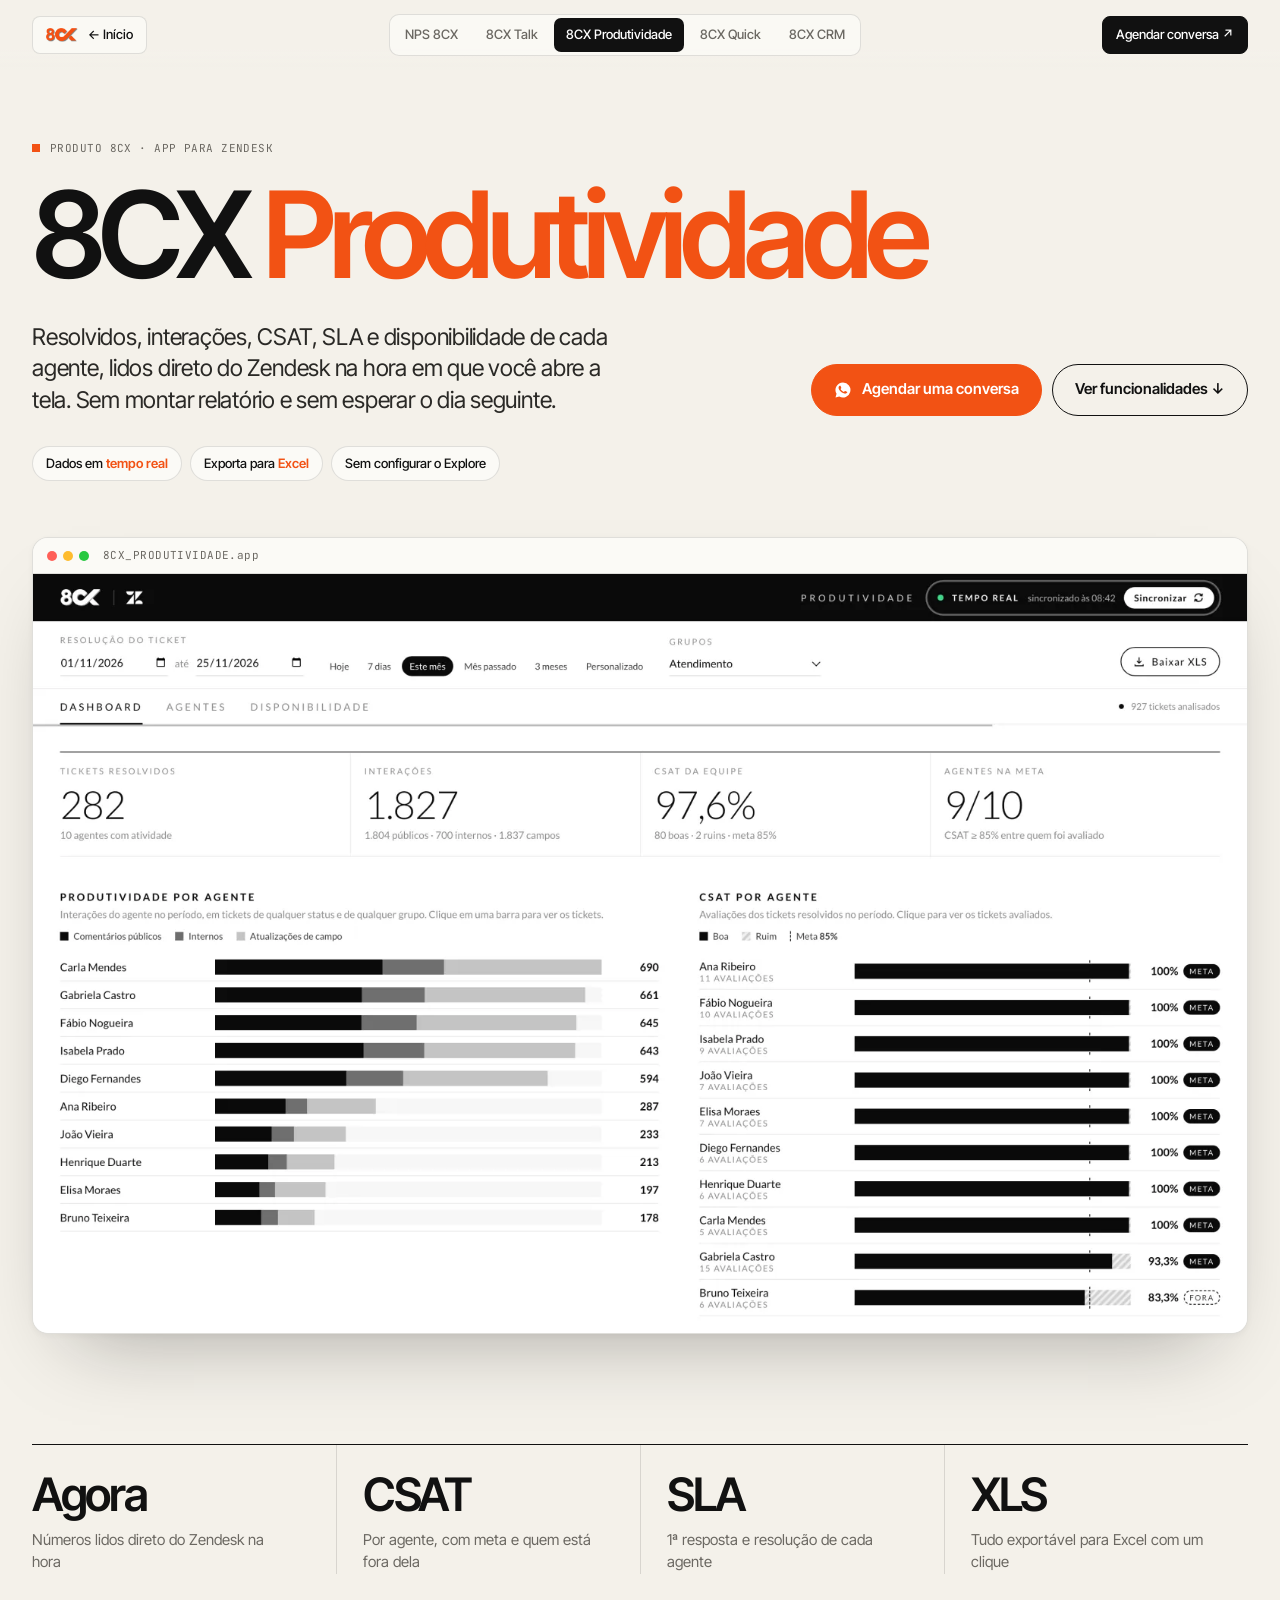
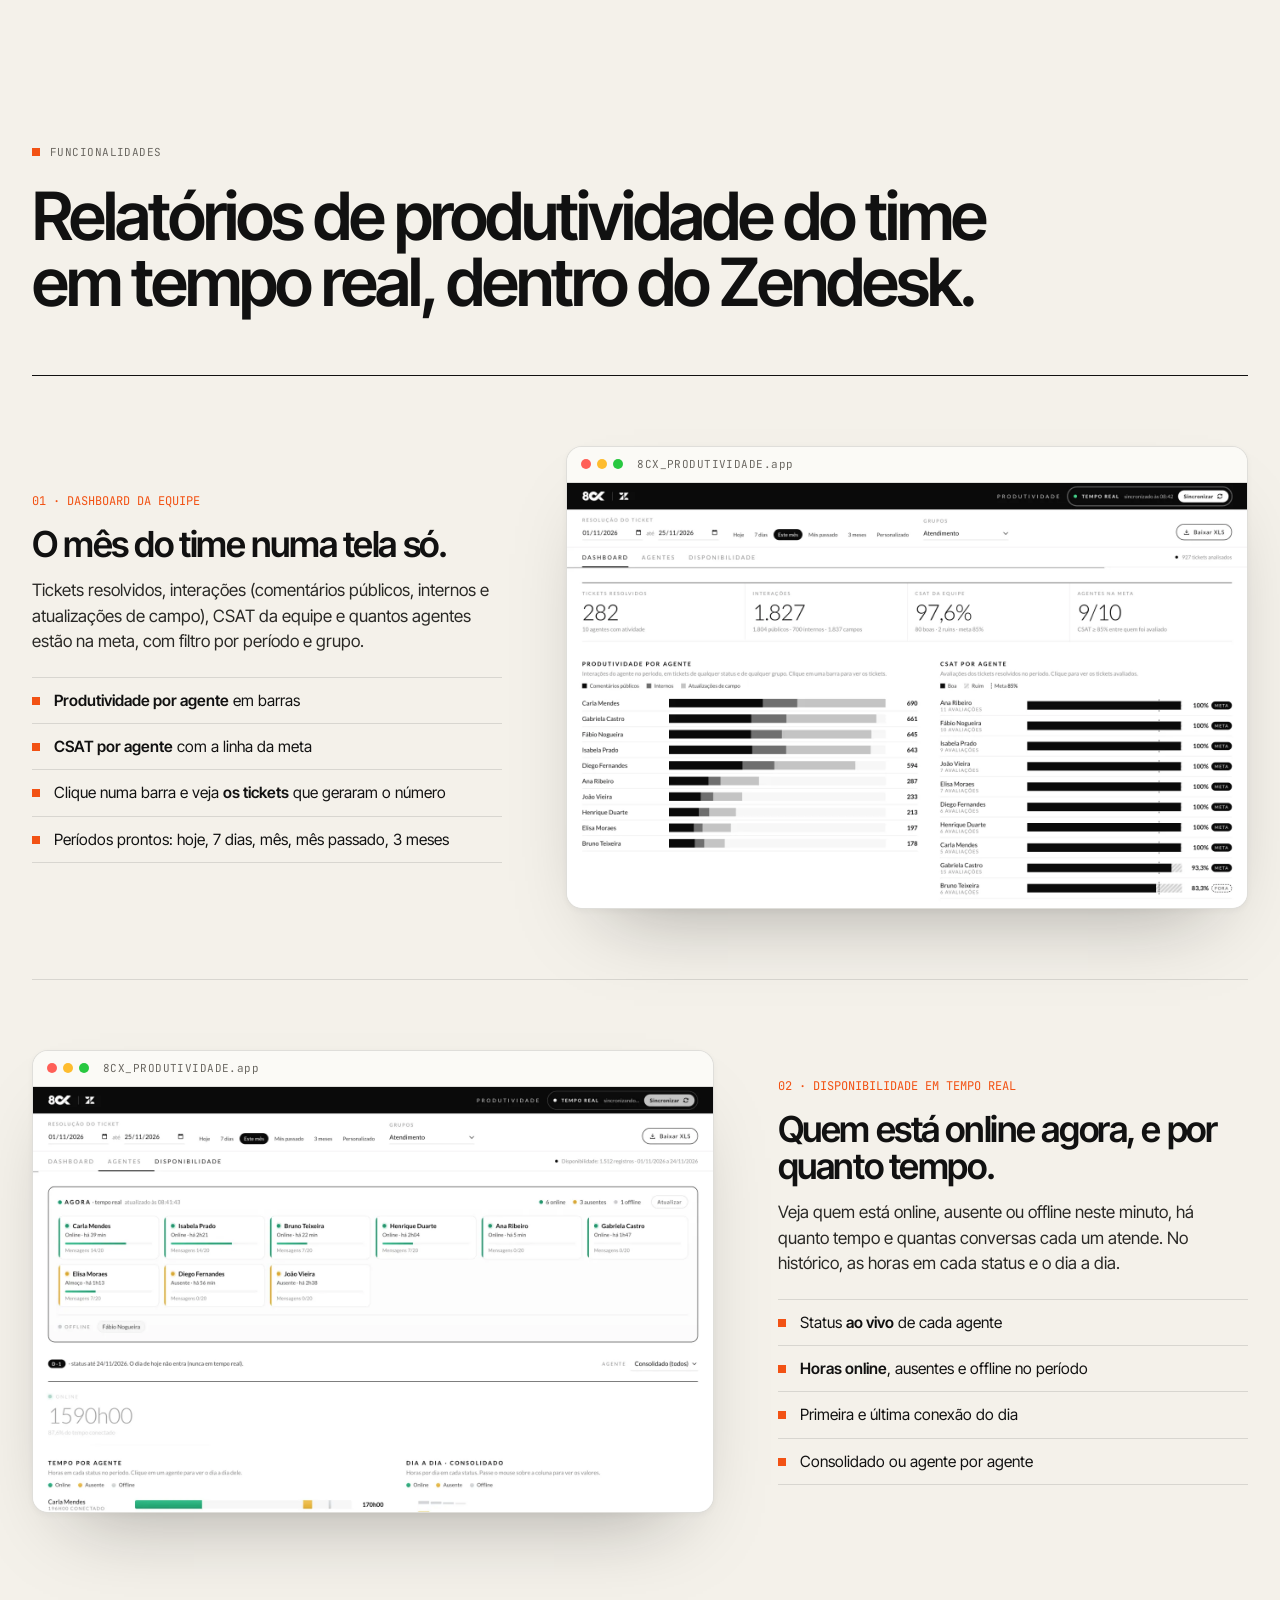
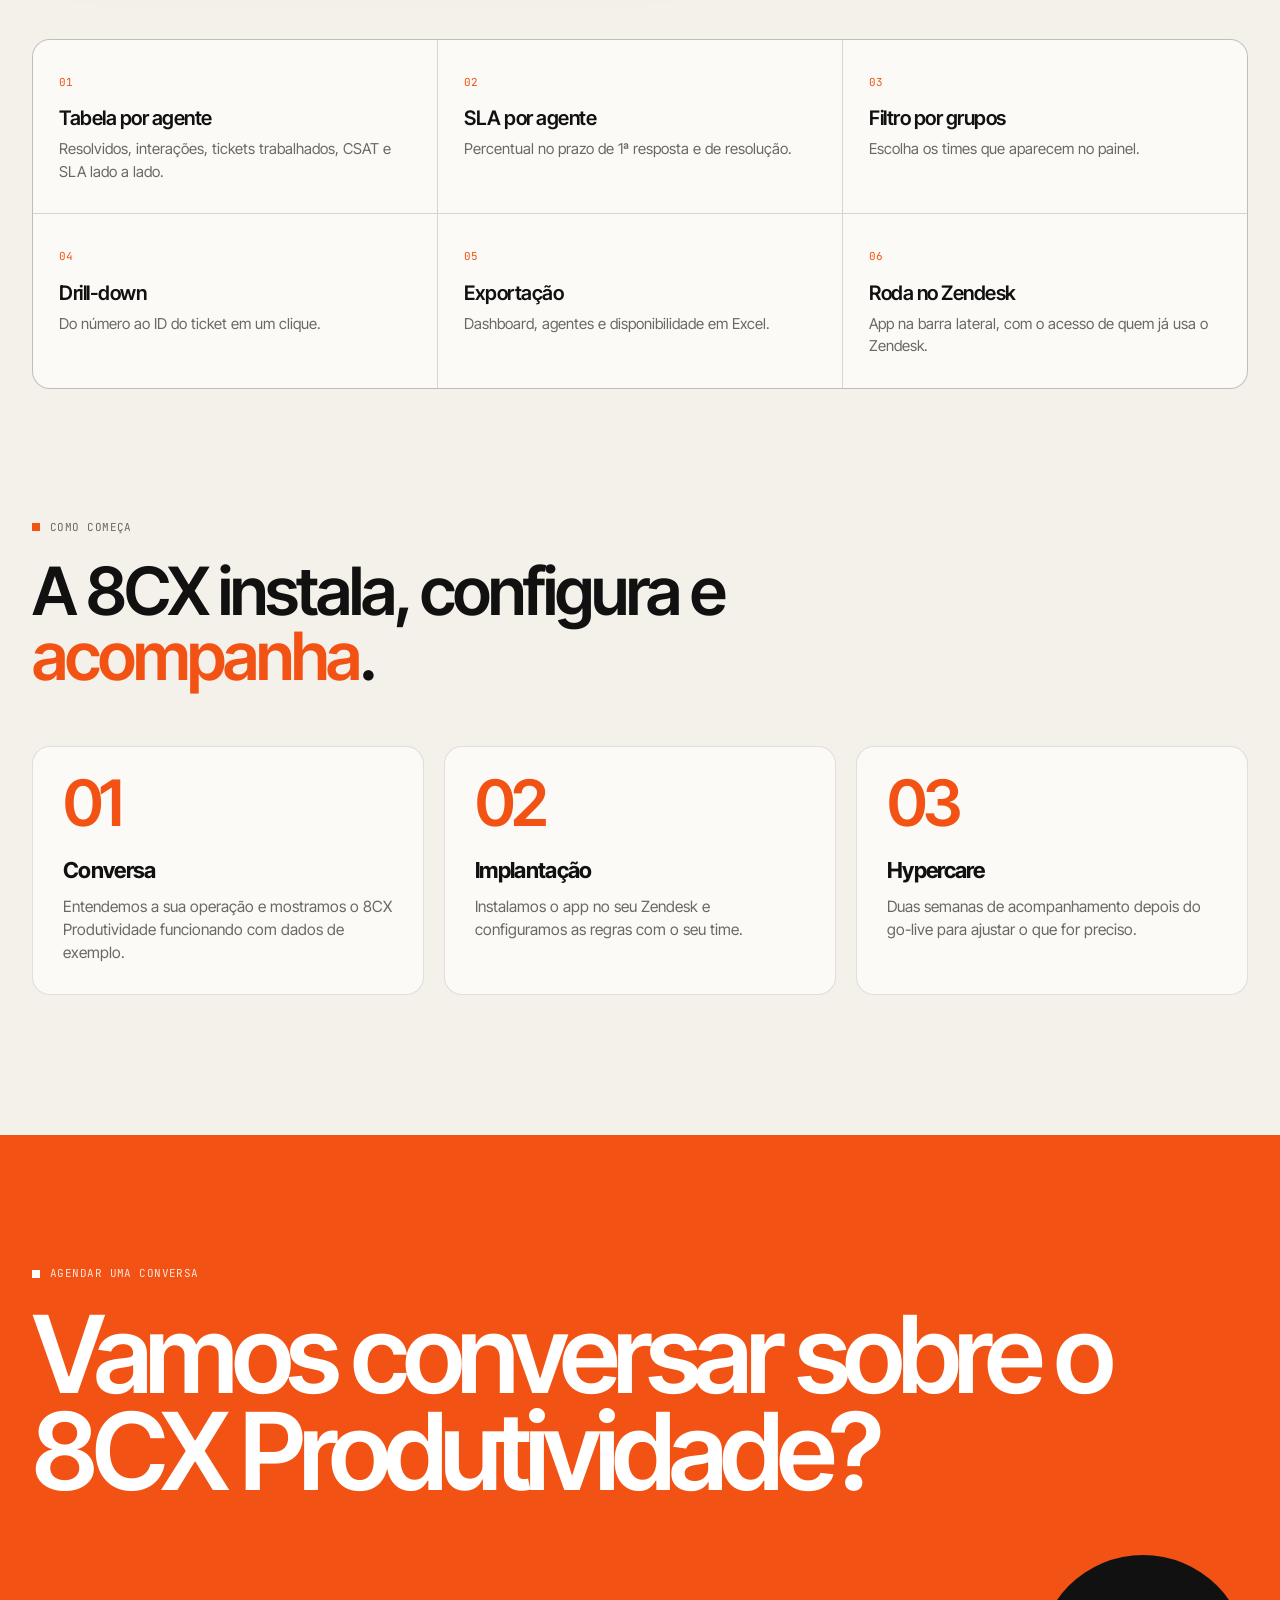
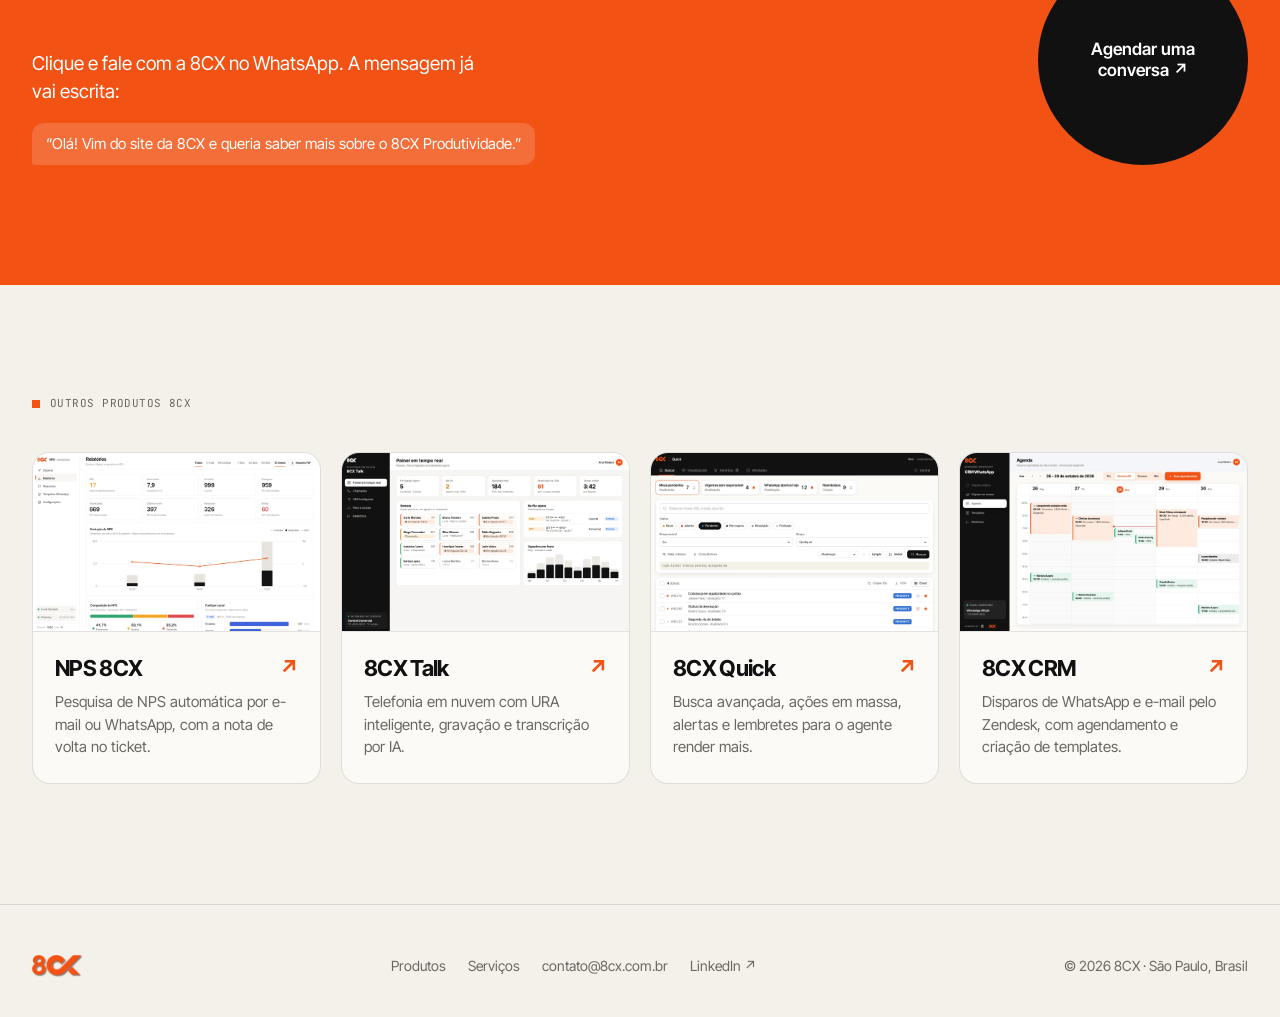
<file: produtos/produtividade/index.html>
<!doctype html>
<html lang="pt-BR">
<head>
<meta charset="utf-8">
<meta name="viewport" content="width=device-width, initial-scale=1">
<title>8CX Produtividade · Relatórios de produtividade do time em tempo real, dentro do Zendesk</title>
<meta name="description" content="Produtividade, CSAT, SLA e disponibilidade de cada agente em tempo real, numa tela dentro do Zendesk e sem montar relatório.">
<link rel="canonical" href="https://8cx.com.br/produtos/produtividade/">
<meta property="og:type" content="website">
<meta property="og:locale" content="pt_BR">
<meta property="og:site_name" content="8CX">
<meta property="og:url" content="https://8cx.com.br/produtos/produtividade/">
<meta property="og:title" content="8CX Produtividade · Relatórios de produtividade do time em tempo real, dentro do Zendesk">
<meta property="og:description" content="Produtividade, CSAT, SLA e disponibilidade de cada agente em tempo real, numa tela dentro do Zendesk e sem montar relatório.">
<meta property="og:image" content="https://8cx.com.br/assets/og-8cx.png">
<meta name="twitter:card" content="summary_large_image">
<script type="application/ld+json">{"@context": "https://schema.org", "@type": "SoftwareApplication", "name": "8CX Produtividade", "applicationCategory": "BusinessApplication", "operatingSystem": "Web (Zendesk)", "description": "Produtividade, CSAT, SLA e disponibilidade de cada agente em tempo real, numa tela dentro do Zendesk e sem montar relatório.", "url": "https://8cx.com.br/produtos/produtividade/", "image": "https://8cx.com.br/assets/produtos/prod-dashboard.webp", "publisher": {"@type": "Organization", "name": "8CX", "url": "https://8cx.com.br/"}}</script>
<link rel="icon" href="../../assets/favicon.ico" sizes="any">
<link rel="icon" type="image/png" sizes="32x32" href="../../assets/favicon-32.png">
<link rel="apple-touch-icon" href="../../assets/apple-touch-icon.png">
<meta name="theme-color" content="#F4F1EA">
<link rel="preconnect" href="https://fonts.googleapis.com">
<link rel="preconnect" href="https://fonts.gstatic.com" crossorigin>
<link href="https://fonts.googleapis.com/css2?family=Inter+Tight:wght@400;500;600;700&family=JetBrains+Mono:wght@400;500&display=swap" rel="stylesheet">
<link rel="stylesheet" href="../produtos.css">
<link rel="preload" as="image" href="../../assets/produtos/prod-dashboard.webp">
</head>
<body>
<header class="topbar"><div class="wrap">
  <a href="../../" class="pill home" aria-label="8CX, voltar ao início"><img src="../../assets/logo-8cx.png" alt="8CX"><span class="bt">← Início</span></a>
  <nav class="switch" aria-label="Produtos 8CX"><a href="../nps/">NPS 8CX</a><a href="../talk/">8CX Talk</a><a href="../produtividade/" class="on" aria-current="page">8CX Produtividade</a><a href="../quick/">8CX Quick</a><a href="../crm/">8CX CRM</a></nav>
  <a href="https://wa.me/5511985396968?text=Ol%C3%A1%21%20Vim%20do%20site%20da%208CX%20e%20queria%20saber%20mais%20sobre%20o%208CX%20Produtividade." target="_blank" rel="noopener" class="pill dark">Agendar conversa ↗</a>
</div></header>

<main>
<section class="hero"><div class="wrap">
  <div class="eyebrow mono">Produto 8CX · App para Zendesk</div>
  <h1>8CX <span class="o">Produtividade</span></h1>
  <div class="sub">
    <p class="lead">Resolvidos, interações, CSAT, SLA e disponibilidade de cada agente, lidos direto do Zendesk na hora em que você abre a tela. Sem montar relatório e sem esperar o dia seguinte.</p>
    <div class="actions">
      <a href="https://wa.me/5511985396968?text=Ol%C3%A1%21%20Vim%20do%20site%20da%208CX%20e%20queria%20saber%20mais%20sobre%20o%208CX%20Produtividade." target="_blank" rel="noopener" class="btn primary"><svg viewBox="0 0 24 24" fill="currentColor" aria-hidden="true"><path d="M12 2a10 10 0 0 0-8.6 15.1L2 22l5-1.3A10 10 0 1 0 12 2zm5.2 13.6c-.2.6-1.3 1.2-1.8 1.2-.5.1-1 .2-3.4-.7-2.8-1.1-4.6-4-4.8-4.2-.1-.2-1.1-1.5-1.1-2.9s.7-2 1-2.3c.2-.3.5-.3.7-.3h.5c.2 0 .4 0 .6.5l.8 2c.1.2.1.4 0 .5l-.3.5-.4.4c-.1.1-.3.3-.1.6.2.3.8 1.3 1.7 2.1 1.2 1 2.1 1.3 2.4 1.5.3.1.5.1.6-.1l.9-1c.2-.3.4-.2.6-.1l1.9.9c.3.1.5.2.5.3.1.1.1.7-.1 1.4z"/></svg> Agendar uma conversa</a>
      <a href="#funcionalidades" class="btn ghost">Ver funcionalidades ↓</a>
    </div>
  </div>
  <div class="chips"><span>Dados em <b>tempo real</b></span><span>Exporta para <b>Excel</b></span><span>Sem configurar o Explore</span></div>
  <div class="shot-hero rv"><div class="win"><div class="bar"><div class="lights"><i style="background:#ff5f57"></i><i style="background:#febc2e"></i><i style="background:#28c840"></i></div><span class="title">8CX_PRODUTIVIDADE.app</span></div><img src="../../assets/produtos/prod-dashboard.webp" alt="Dashboard do 8CX Produtividade com tickets resolvidos, interações, CSAT e produtividade por agente" width="1600" height="1000"></div></div>
  <div class="hl rv"><div><b>Agora</b><p>Números lidos direto do Zendesk na hora</p></div><div><b>CSAT</b><p>Por agente, com meta e quem está fora dela</p></div><div><b>SLA</b><p>1ª resposta e resolução de cada agente</p></div><div><b>XLS</b><p>Tudo exportável para Excel com um clique</p></div></div>
</div></section>

<section class="sec" id="funcionalidades"><div class="wrap">
  <div class="eyebrow mono">Funcionalidades</div>
  <h2 class="h2 rv">Relatórios de produtividade do time em tempo real, dentro do Zendesk.</h2>
  <div style="margin-top:60px"><div class="feat rv"><div class="txt"><div class="idx">01 · DASHBOARD DA EQUIPE</div><h3>O mês do time numa tela só.</h3><p>Tickets resolvidos, interações (comentários públicos, internos e atualizações de campo), CSAT da equipe e quantos agentes estão na meta, com filtro por período e grupo.</p><ul><li><b>Produtividade por agente</b> em barras</li><li><b>CSAT por agente</b> com a linha da meta</li><li>Clique numa barra e veja <b>os tickets</b> que geraram o número</li><li>Períodos prontos: hoje, 7 dias, mês, mês passado, 3 meses</li></ul></div><div class="win"><div class="bar"><div class="lights"><i style="background:#ff5f57"></i><i style="background:#febc2e"></i><i style="background:#28c840"></i></div><span class="title">8CX_PRODUTIVIDADE.app</span></div><img src="../../assets/produtos/prod-dashboard.webp" alt="Dashboard do 8CX Produtividade" width="1600" height="1000" loading="lazy"></div></div><div class="feat rev rv"><div class="txt"><div class="idx">02 · DISPONIBILIDADE EM TEMPO REAL</div><h3>Quem está online agora, e por quanto tempo.</h3><p>Veja quem está online, ausente ou offline neste minuto, há quanto tempo e quantas conversas cada um atende. No histórico, as horas em cada status e o dia a dia.</p><ul><li>Status <b>ao vivo</b> de cada agente</li><li><b>Horas online</b>, ausentes e offline no período</li><li>Primeira e última conexão do dia</li><li>Consolidado ou agente por agente</li></ul></div><div class="win"><div class="bar"><div class="lights"><i style="background:#ff5f57"></i><i style="background:#febc2e"></i><i style="background:#28c840"></i></div><span class="title">8CX_PRODUTIVIDADE.app</span></div><img src="../../assets/produtos/prod-disponibilidade.webp" alt="Disponibilidade em tempo real dos agentes no 8CX Produtividade" width="1600" height="1000" loading="lazy"></div></div></div>
  <div class="grid rv"><div><span class="mono">01</span><h4>Tabela por agente</h4><p>Resolvidos, interações, tickets trabalhados, CSAT e SLA lado a lado.</p></div><div><span class="mono">02</span><h4>SLA por agente</h4><p>Percentual no prazo de 1ª resposta e de resolução.</p></div><div><span class="mono">03</span><h4>Filtro por grupos</h4><p>Escolha os times que aparecem no painel.</p></div><div><span class="mono">04</span><h4>Drill-down</h4><p>Do número ao ID do ticket em um clique.</p></div><div><span class="mono">05</span><h4>Exportação</h4><p>Dashboard, agentes e disponibilidade em Excel.</p></div><div><span class="mono">06</span><h4>Roda no Zendesk</h4><p>App na barra lateral, com o acesso de quem já usa o Zendesk.</p></div></div>
</div></section>

<section class="sec"><div class="wrap">
  <div class="eyebrow mono">Como começa</div>
  <h2 class="h2 rv">A 8CX instala, configura e <span class="o">acompanha</span>.</h2>
  <div class="steps">
    <div class="step rv"><div class="n">01</div><h4>Conversa</h4><p>Entendemos a sua operação e mostramos o 8CX Produtividade funcionando com dados de exemplo.</p></div>
    <div class="step rv"><div class="n">02</div><h4>Implantação</h4><p>Instalamos o app no seu Zendesk e configuramos as regras com o seu time.</p></div>
    <div class="step rv"><div class="n">03</div><h4>Hypercare</h4><p>Duas semanas de acompanhamento depois do go-live para ajustar o que for preciso.</p></div>
  </div>
</div></section>

<section class="cta" id="contato"><div class="wrap">
  <div class="eyebrow mono">Agendar uma conversa</div>
  <h2>Vamos conversar sobre o 8CX Produtividade?</h2>
  <div class="row">
    <div><p>Clique e fale com a 8CX no WhatsApp. A mensagem já vai escrita:</p><span class="msg">“Olá! Vim do site da 8CX e queria saber mais sobre o 8CX Produtividade.”</span></div>
    <a href="https://wa.me/5511985396968?text=Ol%C3%A1%21%20Vim%20do%20site%20da%208CX%20e%20queria%20saber%20mais%20sobre%20o%208CX%20Produtividade." target="_blank" rel="noopener" class="magnet"><span>Agendar uma<br>conversa ↗</span></a>
  </div>
</div></section>

<section class="others"><div class="wrap">
  <div class="eyebrow mono">Outros produtos 8CX</div>
  <div class="list"><a class="pcard rv" href="../nps/"><div class="im"><img src="../../assets/produtos/nps-relatorio.webp" alt="" loading="lazy" width="1600" height="1000"></div><div class="tx"><h4>NPS 8CX <span>↗</span></h4><p>Pesquisa de NPS automática por e-mail ou WhatsApp, com a nota de volta no ticket.</p></div></a><a class="pcard rv" href="../talk/"><div class="im"><img src="../../assets/produtos/talk-painel.webp" alt="" loading="lazy" width="1600" height="1000"></div><div class="tx"><h4>8CX Talk <span>↗</span></h4><p>Telefonia em nuvem com URA inteligente, gravação e transcrição por IA.</p></div></a><a class="pcard rv" href="../quick/"><div class="im"><img src="../../assets/produtos/quick-search.webp" alt="" loading="lazy" width="1600" height="1000"></div><div class="tx"><h4>8CX Quick <span>↗</span></h4><p>Busca avançada, ações em massa, alertas e lembretes para o agente render mais.</p></div></a><a class="pcard rv" href="../crm/"><div class="im"><img src="../../assets/produtos/crm-agenda.webp" alt="" loading="lazy" width="1600" height="1000"></div><div class="tx"><h4>8CX CRM <span>↗</span></h4><p>Disparos de WhatsApp e e-mail pelo Zendesk, com agendamento e criação de templates.</p></div></a></div>
</div></section>
</main>

<footer><div class="wrap">
  <a href="../../"><img src="../../assets/logo-8cx.png" alt="8CX"></a>
  <nav><a href="../../#produtos">Produtos</a><a href="../../#servicos">Serviços</a><a href="mailto:contato@8cx.com.br">contato@8cx.com.br</a><a href="https://www.linkedin.com/company/8cx/" target="_blank" rel="noopener">LinkedIn ↗</a></nav>
  <span>© 2026 8CX · São Paulo, Brasil</span>
</div></footer>
<a class="float" id="float" href="https://wa.me/5511985396968?text=Ol%C3%A1%21%20Vim%20do%20site%20da%208CX%20e%20queria%20saber%20mais%20sobre%20o%208CX%20Produtividade." target="_blank" rel="noopener"><svg viewBox="0 0 24 24" fill="currentColor" aria-hidden="true"><path d="M12 2a10 10 0 0 0-8.6 15.1L2 22l5-1.3A10 10 0 1 0 12 2zm5.2 13.6c-.2.6-1.3 1.2-1.8 1.2-.5.1-1 .2-3.4-.7-2.8-1.1-4.6-4-4.8-4.2-.1-.2-1.1-1.5-1.1-2.9s.7-2 1-2.3c.2-.3.5-.3.7-.3h.5c.2 0 .4 0 .6.5l.8 2c.1.2.1.4 0 .5l-.3.5-.4.4c-.1.1-.3.3-.1.6.2.3.8 1.3 1.7 2.1 1.2 1 2.1 1.3 2.4 1.5.3.1.5.1.6-.1l.9-1c.2-.3.4-.2.6-.1l1.9.9c.3.1.5.2.5.3.1.1.1.7-.1 1.4z"/></svg> Agendar uma conversa</a>
<script>
(function(){
  var els=document.querySelectorAll('.rv');
  if(!('IntersectionObserver' in window)){els.forEach(function(e){e.classList.add('in')});return;}
  var io=new IntersectionObserver(function(es){es.forEach(function(e){if(e.isIntersecting){e.target.classList.add('in');io.unobserve(e.target);}})},{rootMargin:'0px 0px -8% 0px'});
  els.forEach(function(e){io.observe(e)});
  var f=document.getElementById('float'),cta=document.getElementById('contato');
  function upd(){var y=window.scrollY,c=cta.getBoundingClientRect().top;f.classList.toggle('show',y>500&&c>window.innerHeight);}
  window.addEventListener('scroll',upd,{passive:true});upd();
})();
</script>
</body>
</html>
</file>
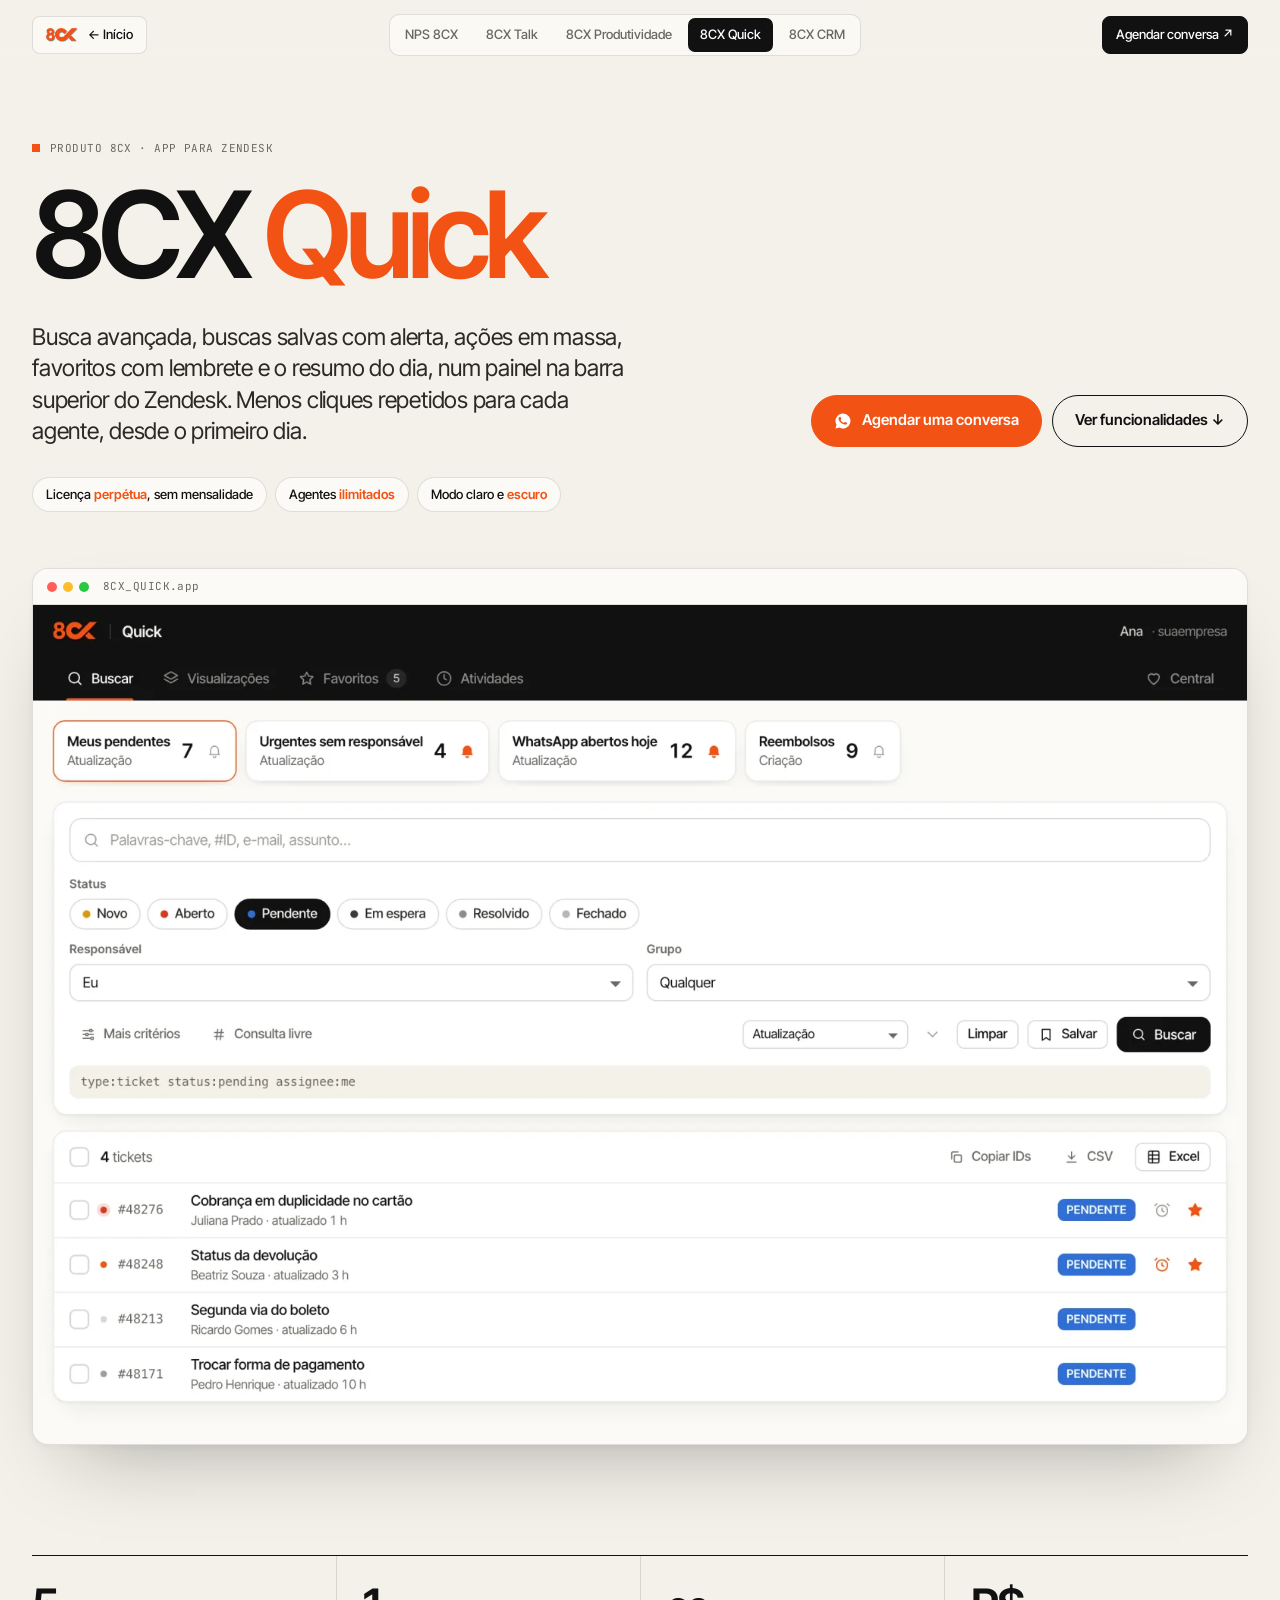
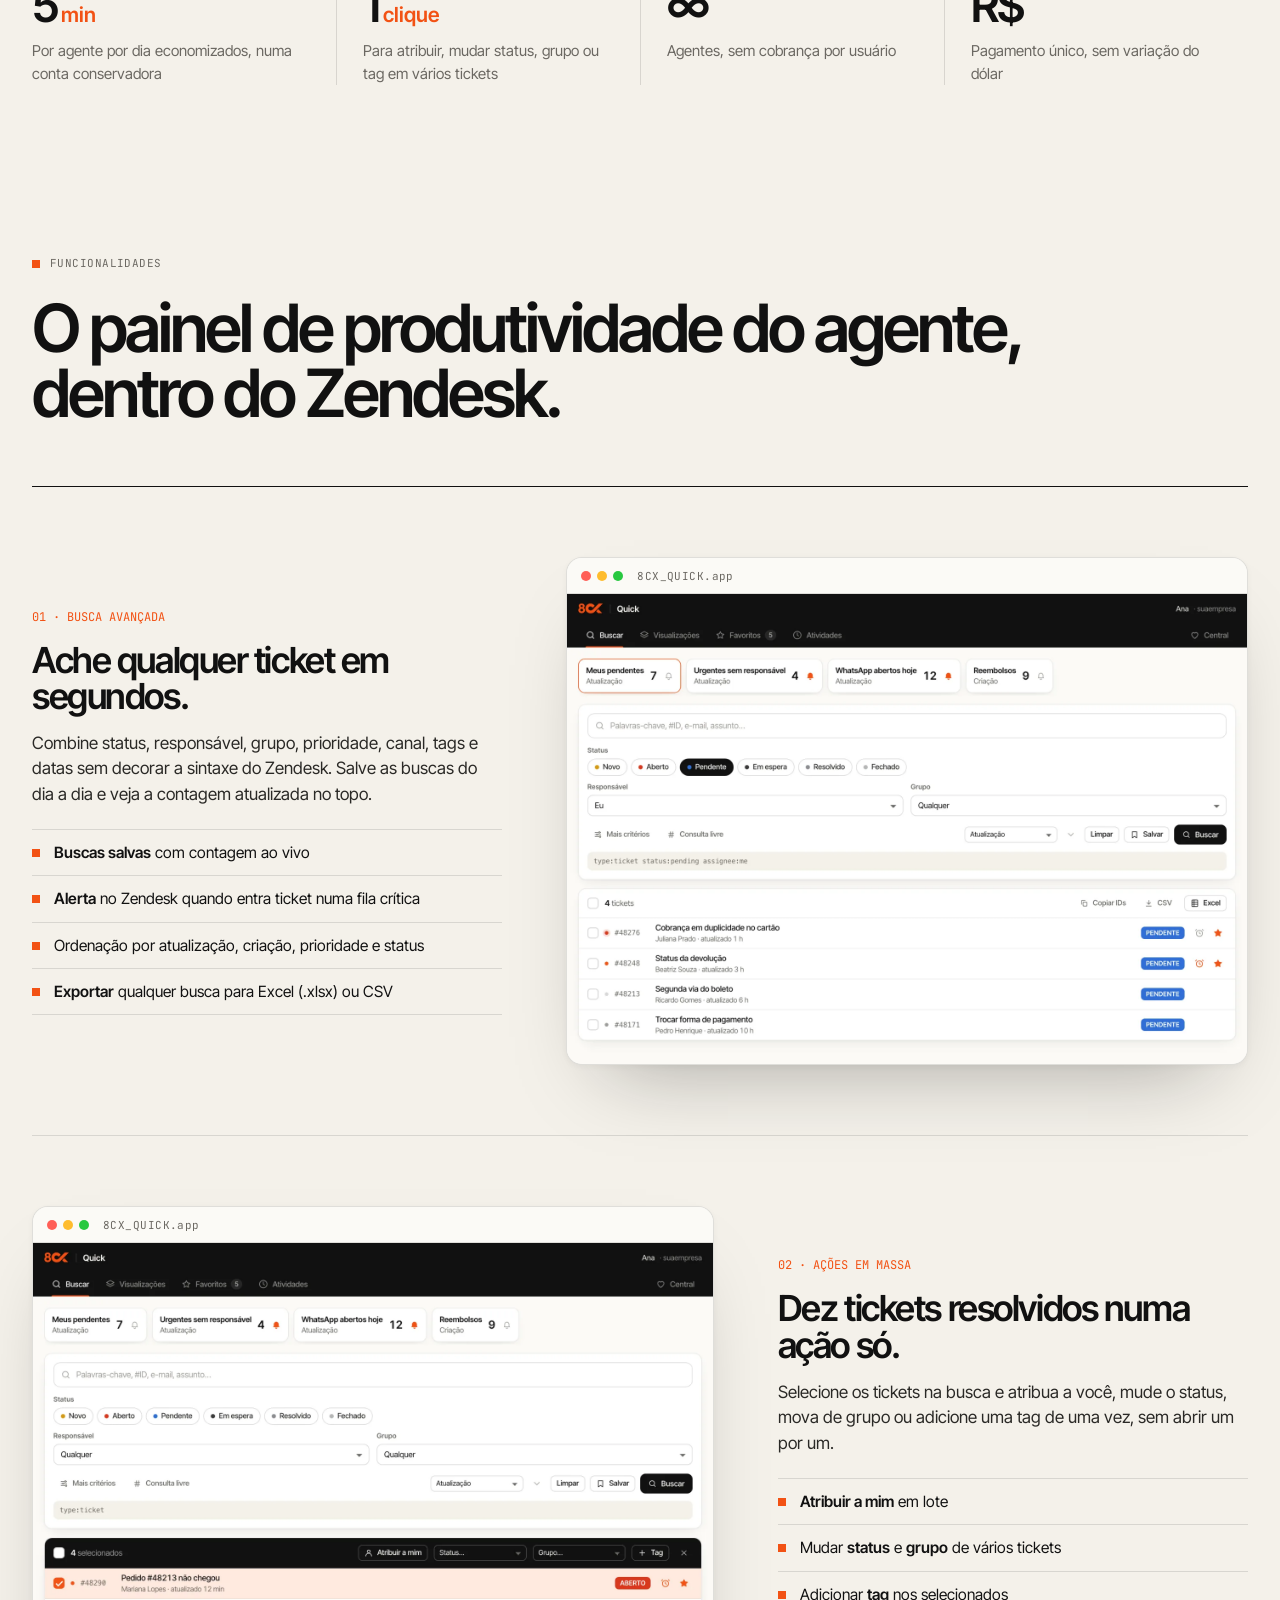
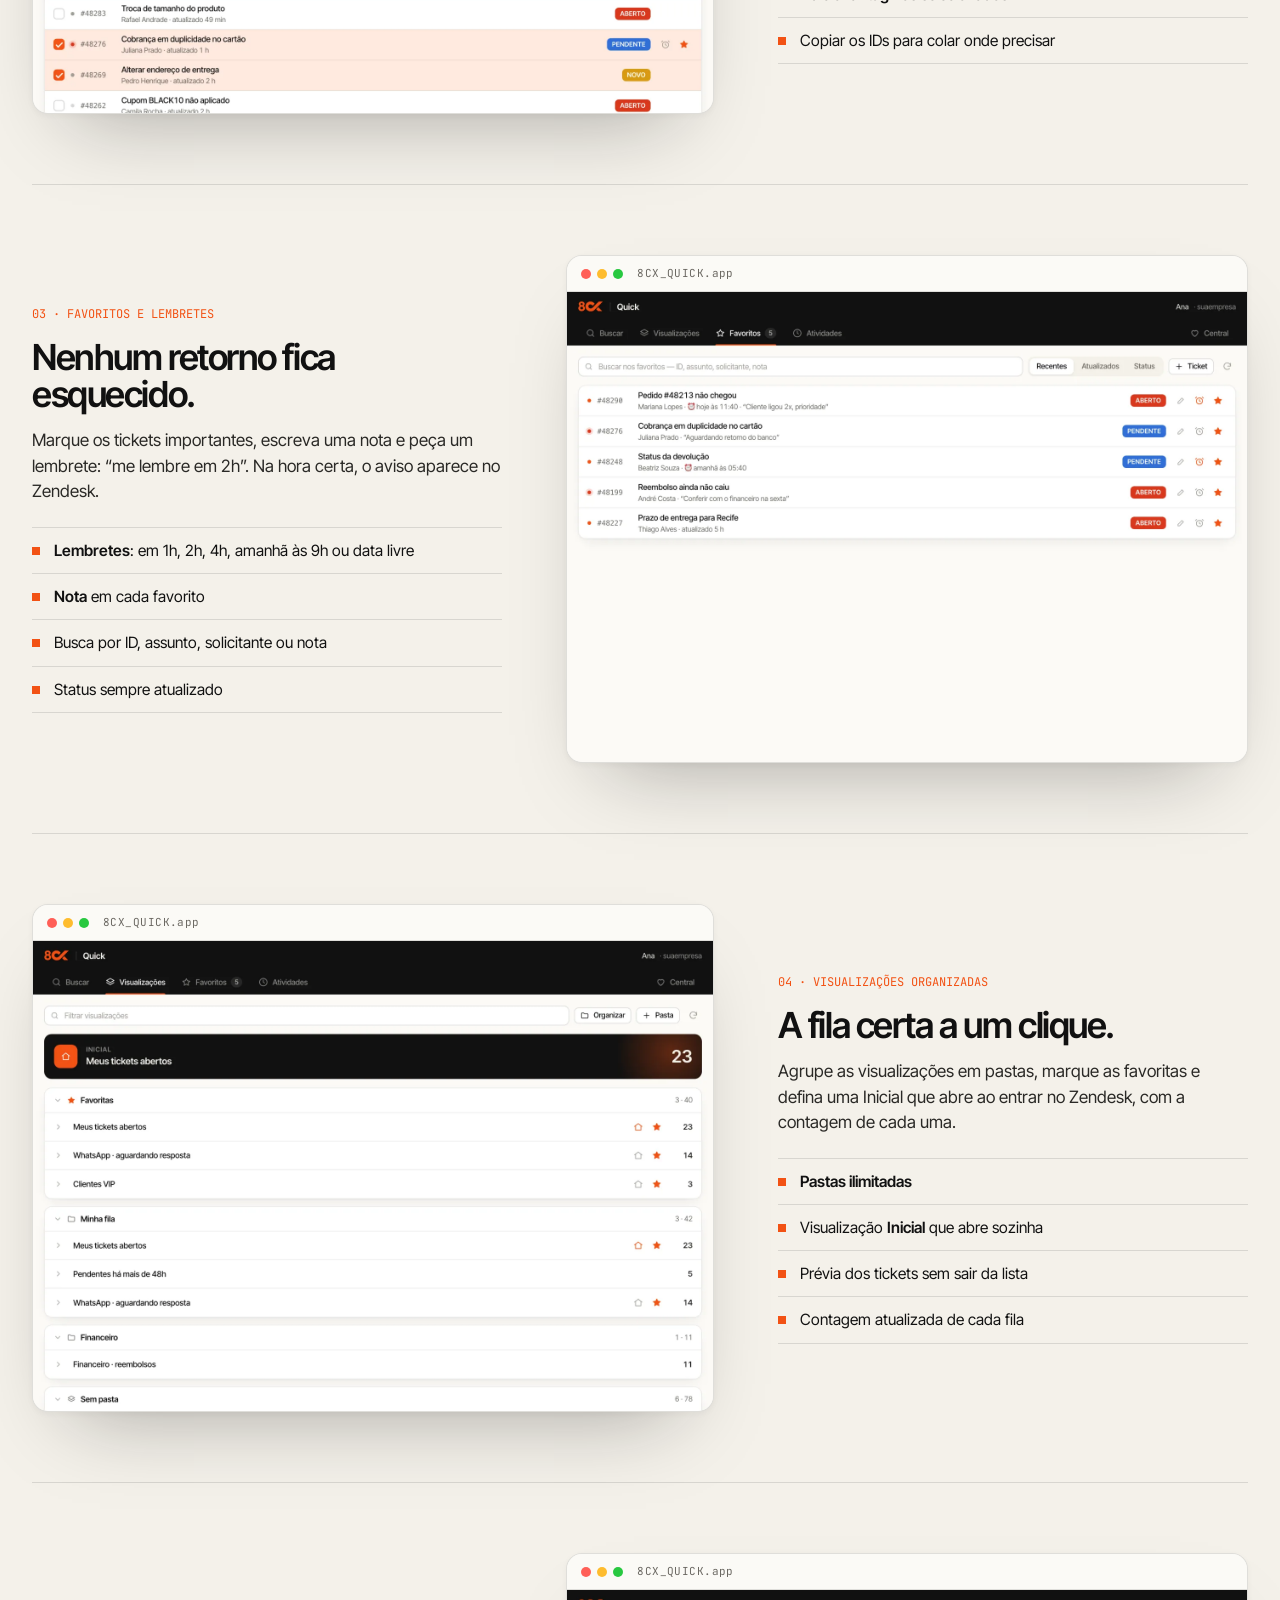
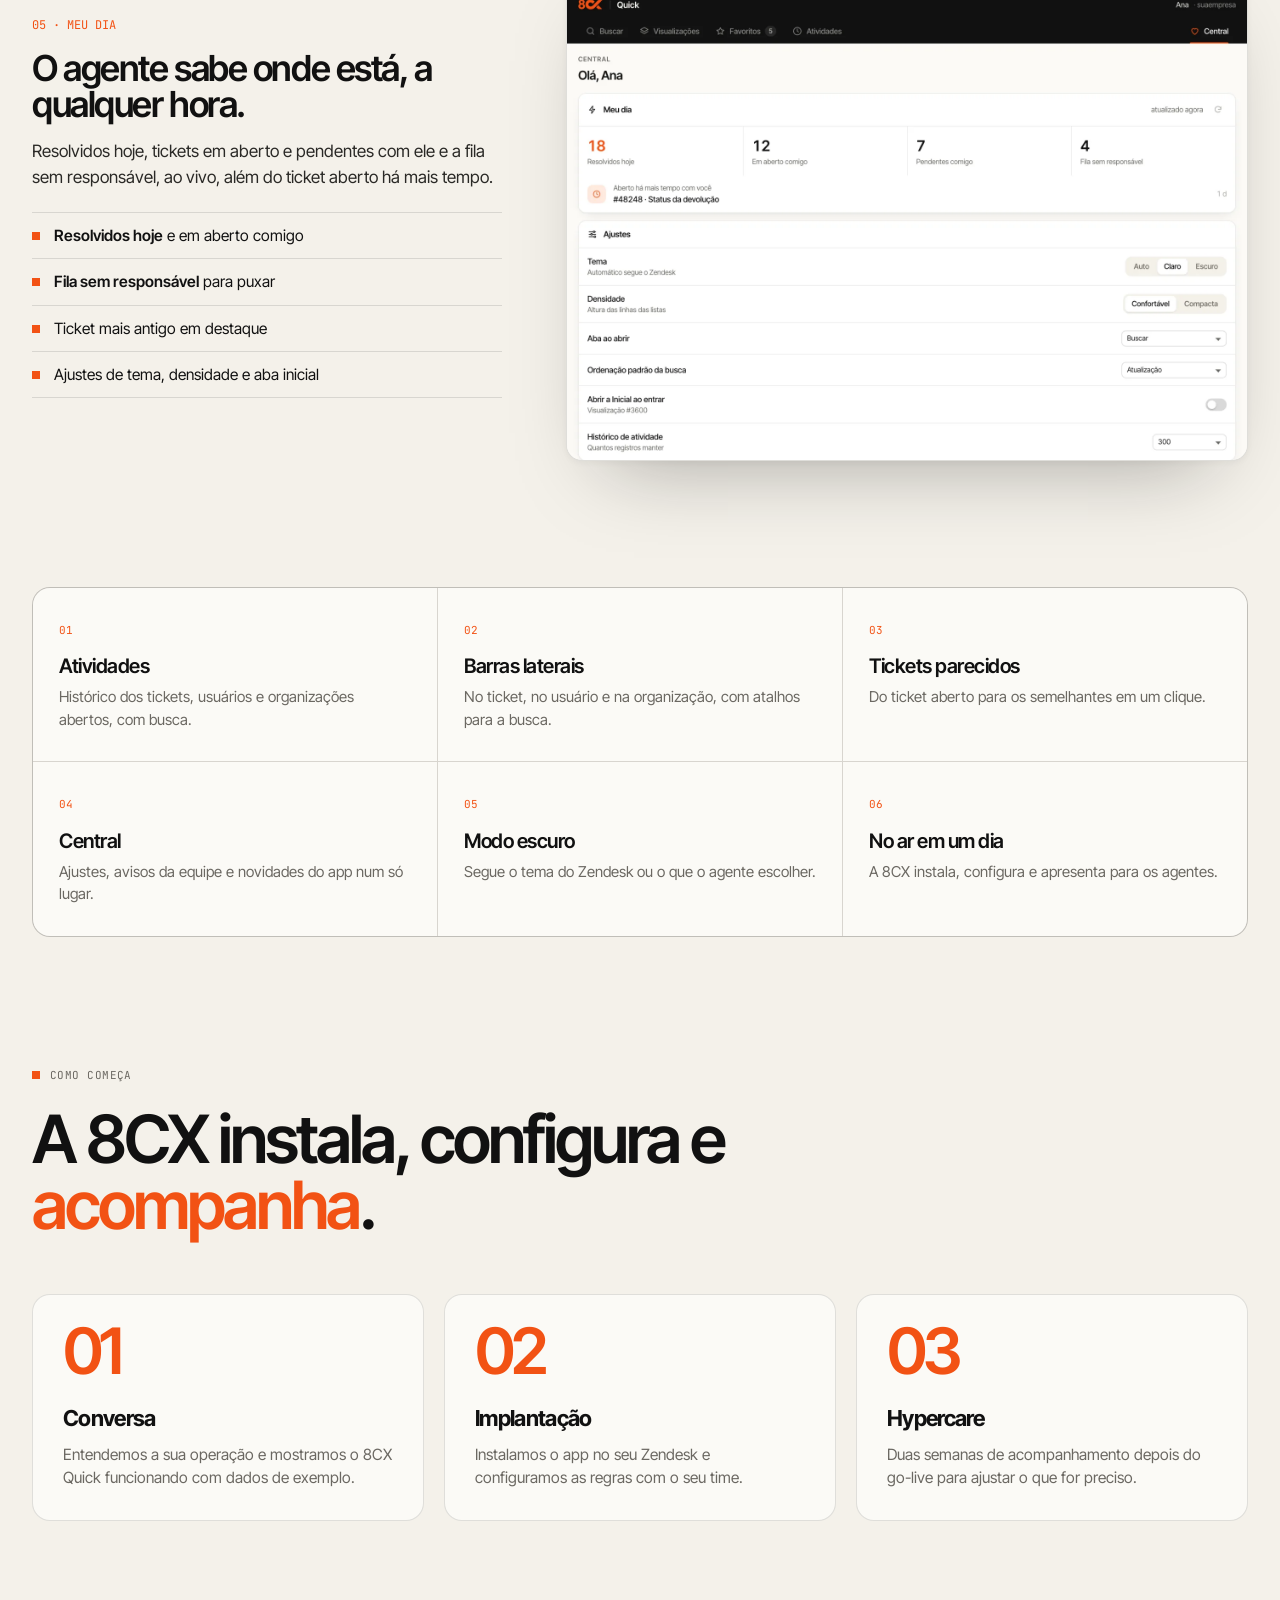
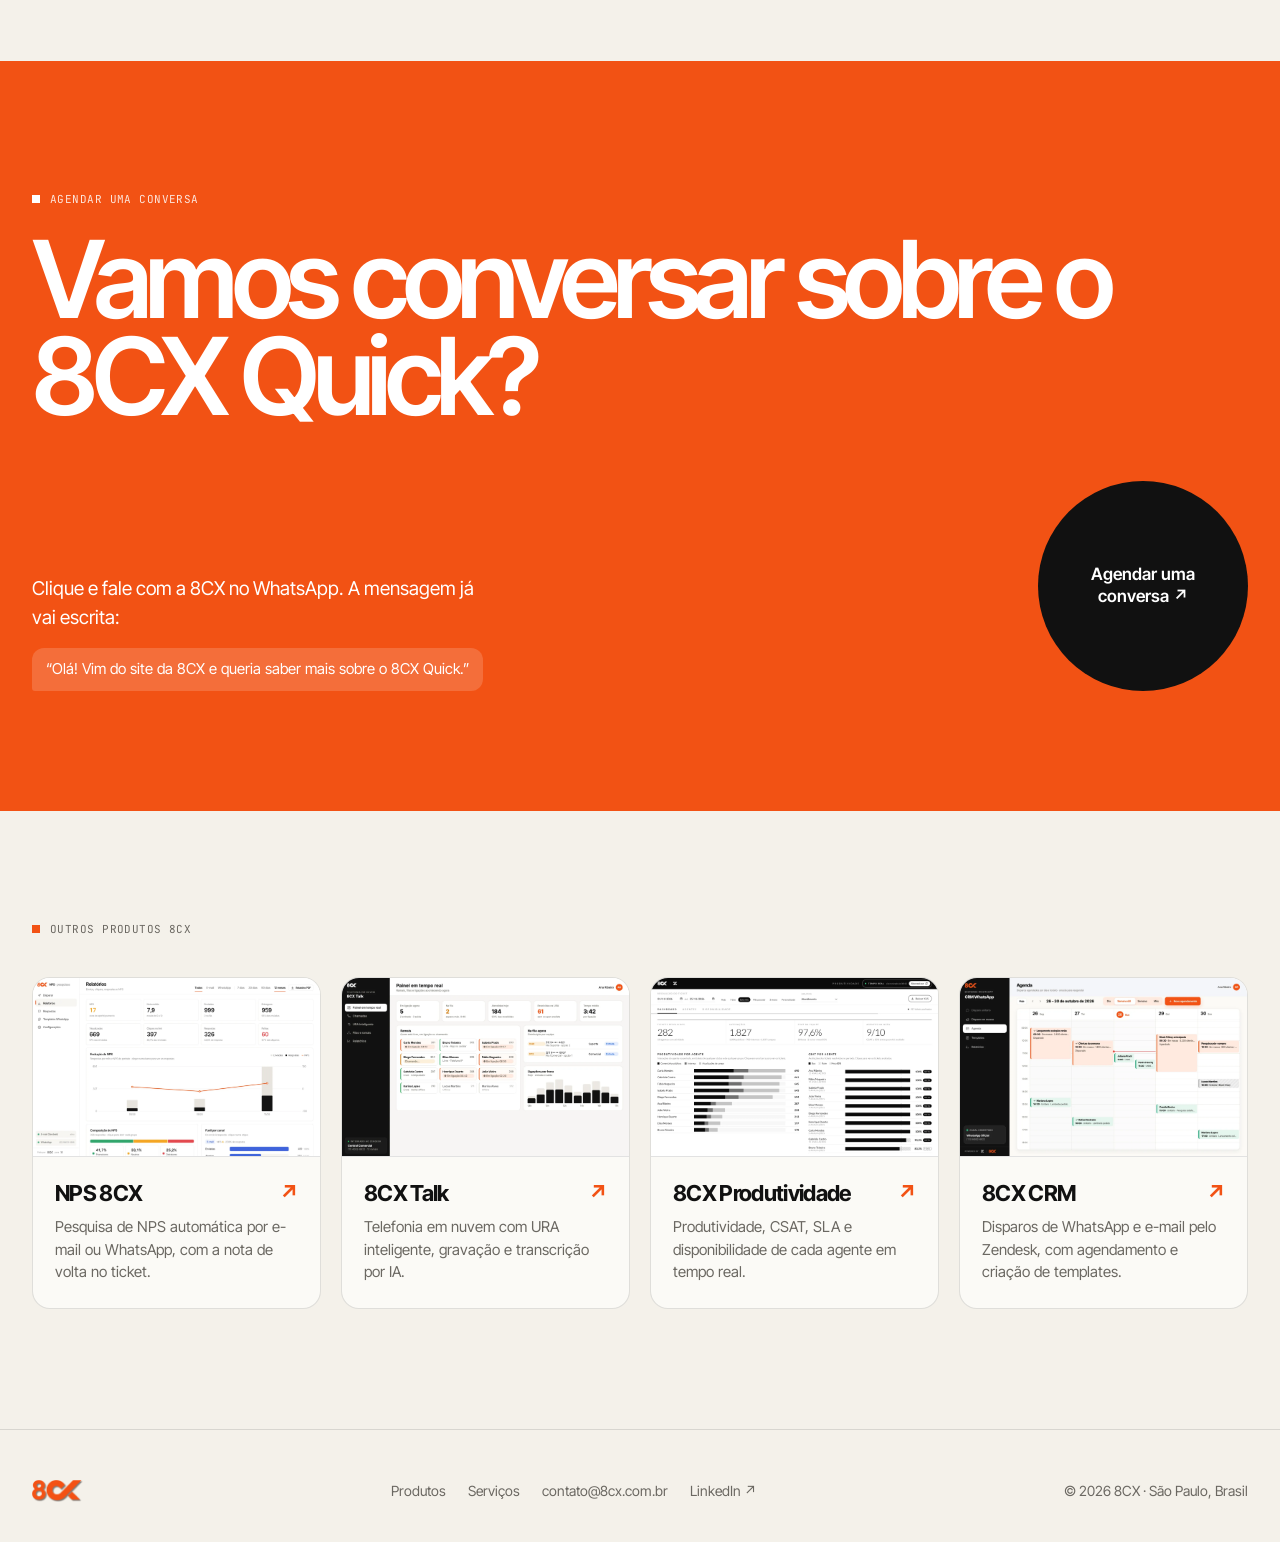
<file: produtos/quick/index.html>
<!doctype html>
<html lang="pt-BR">
<head>
<meta charset="utf-8">
<meta name="viewport" content="width=device-width, initial-scale=1">
<title>8CX Quick · O painel de produtividade do agente, dentro do Zendesk</title>
<meta name="description" content="Busca avançada, buscas salvas com alerta, ações em massa, favoritos com lembrete e o Meu dia do agente, num só painel dentro do Zendesk. Licença perpétua, sem mensalidade.">
<link rel="canonical" href="https://8cx.com.br/produtos/quick/">
<meta property="og:type" content="website">
<meta property="og:locale" content="pt_BR">
<meta property="og:site_name" content="8CX">
<meta property="og:url" content="https://8cx.com.br/produtos/quick/">
<meta property="og:title" content="8CX Quick · O painel de produtividade do agente, dentro do Zendesk">
<meta property="og:description" content="Busca avançada, buscas salvas com alerta, ações em massa, favoritos com lembrete e o Meu dia do agente, num só painel dentro do Zendesk. Licença perpétua, sem mensalidade.">
<meta property="og:image" content="https://8cx.com.br/assets/og-8cx.png">
<meta name="twitter:card" content="summary_large_image">
<script type="application/ld+json">{"@context": "https://schema.org", "@type": "SoftwareApplication", "name": "8CX Quick", "applicationCategory": "BusinessApplication", "operatingSystem": "Web (Zendesk)", "description": "Busca avançada, buscas salvas com alerta, ações em massa, favoritos com lembrete e o Meu dia do agente, num só painel dentro do Zendesk. Licença perpétua, sem mensalidade.", "url": "https://8cx.com.br/produtos/quick/", "image": "https://8cx.com.br/assets/produtos/quick-search.webp", "publisher": {"@type": "Organization", "name": "8CX", "url": "https://8cx.com.br/"}}</script>
<link rel="icon" href="../../assets/favicon.ico" sizes="any">
<link rel="icon" type="image/png" sizes="32x32" href="../../assets/favicon-32.png">
<link rel="apple-touch-icon" href="../../assets/apple-touch-icon.png">
<meta name="theme-color" content="#F4F1EA">
<link rel="preconnect" href="https://fonts.googleapis.com">
<link rel="preconnect" href="https://fonts.gstatic.com" crossorigin>
<link href="https://fonts.googleapis.com/css2?family=Inter+Tight:wght@400;500;600;700&family=JetBrains+Mono:wght@400;500&display=swap" rel="stylesheet">
<link rel="stylesheet" href="../produtos.css">
<link rel="preload" as="image" href="../../assets/produtos/quick-search.webp">
</head>
<body>
<header class="topbar"><div class="wrap">
  <a href="../../" class="pill home" aria-label="8CX, voltar ao início"><img src="../../assets/logo-8cx.png" alt="8CX"><span class="bt">← Início</span></a>
  <nav class="switch" aria-label="Produtos 8CX"><a href="../nps/">NPS 8CX</a><a href="../talk/">8CX Talk</a><a href="../produtividade/">8CX Produtividade</a><a href="../quick/" class="on" aria-current="page">8CX Quick</a><a href="../crm/">8CX CRM</a></nav>
  <a href="https://wa.me/5511985396968?text=Ol%C3%A1%21%20Vim%20do%20site%20da%208CX%20e%20queria%20saber%20mais%20sobre%20o%208CX%20Quick." target="_blank" rel="noopener" class="pill dark">Agendar conversa ↗</a>
</div></header>

<main>
<section class="hero"><div class="wrap">
  <div class="eyebrow mono">Produto 8CX · App para Zendesk</div>
  <h1>8CX <span class="o">Quick</span></h1>
  <div class="sub">
    <p class="lead">Busca avançada, buscas salvas com alerta, ações em massa, favoritos com lembrete e o resumo do dia, num painel na barra superior do Zendesk. Menos cliques repetidos para cada agente, desde o primeiro dia.</p>
    <div class="actions">
      <a href="https://wa.me/5511985396968?text=Ol%C3%A1%21%20Vim%20do%20site%20da%208CX%20e%20queria%20saber%20mais%20sobre%20o%208CX%20Quick." target="_blank" rel="noopener" class="btn primary"><svg viewBox="0 0 24 24" fill="currentColor" aria-hidden="true"><path d="M12 2a10 10 0 0 0-8.6 15.1L2 22l5-1.3A10 10 0 1 0 12 2zm5.2 13.6c-.2.6-1.3 1.2-1.8 1.2-.5.1-1 .2-3.4-.7-2.8-1.1-4.6-4-4.8-4.2-.1-.2-1.1-1.5-1.1-2.9s.7-2 1-2.3c.2-.3.5-.3.7-.3h.5c.2 0 .4 0 .6.5l.8 2c.1.2.1.4 0 .5l-.3.5-.4.4c-.1.1-.3.3-.1.6.2.3.8 1.3 1.7 2.1 1.2 1 2.1 1.3 2.4 1.5.3.1.5.1.6-.1l.9-1c.2-.3.4-.2.6-.1l1.9.9c.3.1.5.2.5.3.1.1.1.7-.1 1.4z"/></svg> Agendar uma conversa</a>
      <a href="#funcionalidades" class="btn ghost">Ver funcionalidades ↓</a>
    </div>
  </div>
  <div class="chips"><span>Licença <b>perpétua</b>, sem mensalidade</span><span>Agentes <b>ilimitados</b></span><span>Modo claro e <b>escuro</b></span></div>
  <div class="shot-hero rv"><div class="win"><div class="bar"><div class="lights"><i style="background:#ff5f57"></i><i style="background:#febc2e"></i><i style="background:#28c840"></i></div><span class="title">8CX_QUICK.app</span></div><img src="../../assets/produtos/quick-search.webp" alt="Aba Buscar do 8CX Quick com buscas salvas, contagem ao vivo, filtros e lista de tickets" width="1600" height="1000"></div></div>
  <div class="hl rv"><div><b>5<small>min</small></b><p>Por agente por dia economizados, numa conta conservadora</p></div><div><b>1<small>clique</small></b><p>Para atribuir, mudar status, grupo ou tag em vários tickets</p></div><div><b>∞</b><p>Agentes, sem cobrança por usuário</p></div><div><b>R$</b><p>Pagamento único, sem variação do dólar</p></div></div>
</div></section>

<section class="sec" id="funcionalidades"><div class="wrap">
  <div class="eyebrow mono">Funcionalidades</div>
  <h2 class="h2 rv">O painel de produtividade do agente, dentro do Zendesk.</h2>
  <div style="margin-top:60px"><div class="feat rv"><div class="txt"><div class="idx">01 · BUSCA AVANÇADA</div><h3>Ache qualquer ticket em segundos.</h3><p>Combine status, responsável, grupo, prioridade, canal, tags e datas sem decorar a sintaxe do Zendesk. Salve as buscas do dia a dia e veja a contagem atualizada no topo.</p><ul><li><b>Buscas salvas</b> com contagem ao vivo</li><li><b>Alerta</b> no Zendesk quando entra ticket numa fila crítica</li><li>Ordenação por atualização, criação, prioridade e status</li><li><b>Exportar</b> qualquer busca para Excel (.xlsx) ou CSV</li></ul></div><div class="win"><div class="bar"><div class="lights"><i style="background:#ff5f57"></i><i style="background:#febc2e"></i><i style="background:#28c840"></i></div><span class="title">8CX_QUICK.app</span></div><img src="../../assets/produtos/quick-search.webp" alt="Busca avançada do 8CX Quick" width="1600" height="1000" loading="lazy"></div></div><div class="feat rev rv"><div class="txt"><div class="idx">02 · AÇÕES EM MASSA</div><h3>Dez tickets resolvidos numa ação só.</h3><p>Selecione os tickets na busca e atribua a você, mude o status, mova de grupo ou adicione uma tag de uma vez, sem abrir um por um.</p><ul><li><b>Atribuir a mim</b> em lote</li><li>Mudar <b>status</b> e <b>grupo</b> de vários tickets</li><li>Adicionar <b>tag</b> nos selecionados</li><li>Copiar os IDs para colar onde precisar</li></ul></div><div class="win"><div class="bar"><div class="lights"><i style="background:#ff5f57"></i><i style="background:#febc2e"></i><i style="background:#28c840"></i></div><span class="title">8CX_QUICK.app</span></div><img src="../../assets/produtos/quick-bulk.webp" alt="Ações em massa no 8CX Quick com quatro tickets selecionados" width="1600" height="1000" loading="lazy"></div></div><div class="feat rv"><div class="txt"><div class="idx">03 · FAVORITOS E LEMBRETES</div><h3>Nenhum retorno fica esquecido.</h3><p>Marque os tickets importantes, escreva uma nota e peça um lembrete: “me lembre em 2h”. Na hora certa, o aviso aparece no Zendesk.</p><ul><li><b>Lembretes</b>: em 1h, 2h, 4h, amanhã às 9h ou data livre</li><li><b>Nota</b> em cada favorito</li><li>Busca por ID, assunto, solicitante ou nota</li><li>Status sempre atualizado</li></ul></div><div class="win"><div class="bar"><div class="lights"><i style="background:#ff5f57"></i><i style="background:#febc2e"></i><i style="background:#28c840"></i></div><span class="title">8CX_QUICK.app</span></div><img src="../../assets/produtos/quick-favorites.webp" alt="Favoritos com notas e lembretes no 8CX Quick" width="1600" height="1000" loading="lazy"></div></div><div class="feat rev rv"><div class="txt"><div class="idx">04 · VISUALIZAÇÕES ORGANIZADAS</div><h3>A fila certa a um clique.</h3><p>Agrupe as visualizações em pastas, marque as favoritas e defina uma Inicial que abre ao entrar no Zendesk, com a contagem de cada uma.</p><ul><li><b>Pastas ilimitadas</b></li><li>Visualização <b>Inicial</b> que abre sozinha</li><li>Prévia dos tickets sem sair da lista</li><li>Contagem atualizada de cada fila</li></ul></div><div class="win"><div class="bar"><div class="lights"><i style="background:#ff5f57"></i><i style="background:#febc2e"></i><i style="background:#28c840"></i></div><span class="title">8CX_QUICK.app</span></div><img src="../../assets/produtos/quick-views.webp" alt="Visualizações em pastas no 8CX Quick" width="1600" height="1000" loading="lazy"></div></div><div class="feat rv"><div class="txt"><div class="idx">05 · MEU DIA</div><h3>O agente sabe onde está, a qualquer hora.</h3><p>Resolvidos hoje, tickets em aberto e pendentes com ele e a fila sem responsável, ao vivo, além do ticket aberto há mais tempo.</p><ul><li><b>Resolvidos hoje</b> e em aberto comigo</li><li><b>Fila sem responsável</b> para puxar</li><li>Ticket mais antigo em destaque</li><li>Ajustes de tema, densidade e aba inicial</li></ul></div><div class="win"><div class="bar"><div class="lights"><i style="background:#ff5f57"></i><i style="background:#febc2e"></i><i style="background:#28c840"></i></div><span class="title">8CX_QUICK.app</span></div><img src="../../assets/produtos/quick-hub.webp" alt="Meu dia na Central do 8CX Quick" width="1600" height="1000" loading="lazy"></div></div></div>
  <div class="grid rv"><div><span class="mono">01</span><h4>Atividades</h4><p>Histórico dos tickets, usuários e organizações abertos, com busca.</p></div><div><span class="mono">02</span><h4>Barras laterais</h4><p>No ticket, no usuário e na organização, com atalhos para a busca.</p></div><div><span class="mono">03</span><h4>Tickets parecidos</h4><p>Do ticket aberto para os semelhantes em um clique.</p></div><div><span class="mono">04</span><h4>Central</h4><p>Ajustes, avisos da equipe e novidades do app num só lugar.</p></div><div><span class="mono">05</span><h4>Modo escuro</h4><p>Segue o tema do Zendesk ou o que o agente escolher.</p></div><div><span class="mono">06</span><h4>No ar em um dia</h4><p>A 8CX instala, configura e apresenta para os agentes.</p></div></div>
</div></section>

<section class="sec"><div class="wrap">
  <div class="eyebrow mono">Como começa</div>
  <h2 class="h2 rv">A 8CX instala, configura e <span class="o">acompanha</span>.</h2>
  <div class="steps">
    <div class="step rv"><div class="n">01</div><h4>Conversa</h4><p>Entendemos a sua operação e mostramos o 8CX Quick funcionando com dados de exemplo.</p></div>
    <div class="step rv"><div class="n">02</div><h4>Implantação</h4><p>Instalamos o app no seu Zendesk e configuramos as regras com o seu time.</p></div>
    <div class="step rv"><div class="n">03</div><h4>Hypercare</h4><p>Duas semanas de acompanhamento depois do go-live para ajustar o que for preciso.</p></div>
  </div>
</div></section>

<section class="cta" id="contato"><div class="wrap">
  <div class="eyebrow mono">Agendar uma conversa</div>
  <h2>Vamos conversar sobre o 8CX Quick?</h2>
  <div class="row">
    <div><p>Clique e fale com a 8CX no WhatsApp. A mensagem já vai escrita:</p><span class="msg">“Olá! Vim do site da 8CX e queria saber mais sobre o 8CX Quick.”</span></div>
    <a href="https://wa.me/5511985396968?text=Ol%C3%A1%21%20Vim%20do%20site%20da%208CX%20e%20queria%20saber%20mais%20sobre%20o%208CX%20Quick." target="_blank" rel="noopener" class="magnet"><span>Agendar uma<br>conversa ↗</span></a>
  </div>
</div></section>

<section class="others"><div class="wrap">
  <div class="eyebrow mono">Outros produtos 8CX</div>
  <div class="list"><a class="pcard rv" href="../nps/"><div class="im"><img src="../../assets/produtos/nps-relatorio.webp" alt="" loading="lazy" width="1600" height="1000"></div><div class="tx"><h4>NPS 8CX <span>↗</span></h4><p>Pesquisa de NPS automática por e-mail ou WhatsApp, com a nota de volta no ticket.</p></div></a><a class="pcard rv" href="../talk/"><div class="im"><img src="../../assets/produtos/talk-painel.webp" alt="" loading="lazy" width="1600" height="1000"></div><div class="tx"><h4>8CX Talk <span>↗</span></h4><p>Telefonia em nuvem com URA inteligente, gravação e transcrição por IA.</p></div></a><a class="pcard rv" href="../produtividade/"><div class="im"><img src="../../assets/produtos/prod-dashboard.webp" alt="" loading="lazy" width="1600" height="1000"></div><div class="tx"><h4>8CX Produtividade <span>↗</span></h4><p>Produtividade, CSAT, SLA e disponibilidade de cada agente em tempo real.</p></div></a><a class="pcard rv" href="../crm/"><div class="im"><img src="../../assets/produtos/crm-agenda.webp" alt="" loading="lazy" width="1600" height="1000"></div><div class="tx"><h4>8CX CRM <span>↗</span></h4><p>Disparos de WhatsApp e e-mail pelo Zendesk, com agendamento e criação de templates.</p></div></a></div>
</div></section>
</main>

<footer><div class="wrap">
  <a href="../../"><img src="../../assets/logo-8cx.png" alt="8CX"></a>
  <nav><a href="../../#produtos">Produtos</a><a href="../../#servicos">Serviços</a><a href="mailto:contato@8cx.com.br">contato@8cx.com.br</a><a href="https://www.linkedin.com/company/8cx/" target="_blank" rel="noopener">LinkedIn ↗</a></nav>
  <span>© 2026 8CX · São Paulo, Brasil</span>
</div></footer>
<a class="float" id="float" href="https://wa.me/5511985396968?text=Ol%C3%A1%21%20Vim%20do%20site%20da%208CX%20e%20queria%20saber%20mais%20sobre%20o%208CX%20Quick." target="_blank" rel="noopener"><svg viewBox="0 0 24 24" fill="currentColor" aria-hidden="true"><path d="M12 2a10 10 0 0 0-8.6 15.1L2 22l5-1.3A10 10 0 1 0 12 2zm5.2 13.6c-.2.6-1.3 1.2-1.8 1.2-.5.1-1 .2-3.4-.7-2.8-1.1-4.6-4-4.8-4.2-.1-.2-1.1-1.5-1.1-2.9s.7-2 1-2.3c.2-.3.5-.3.7-.3h.5c.2 0 .4 0 .6.5l.8 2c.1.2.1.4 0 .5l-.3.5-.4.4c-.1.1-.3.3-.1.6.2.3.8 1.3 1.7 2.1 1.2 1 2.1 1.3 2.4 1.5.3.1.5.1.6-.1l.9-1c.2-.3.4-.2.6-.1l1.9.9c.3.1.5.2.5.3.1.1.1.7-.1 1.4z"/></svg> Agendar uma conversa</a>
<script>
(function(){
  var els=document.querySelectorAll('.rv');
  if(!('IntersectionObserver' in window)){els.forEach(function(e){e.classList.add('in')});return;}
  var io=new IntersectionObserver(function(es){es.forEach(function(e){if(e.isIntersecting){e.target.classList.add('in');io.unobserve(e.target);}})},{rootMargin:'0px 0px -8% 0px'});
  els.forEach(function(e){io.observe(e)});
  var f=document.getElementById('float'),cta=document.getElementById('contato');
  function upd(){var y=window.scrollY,c=cta.getBoundingClientRect().top;f.classList.toggle('show',y>500&&c>window.innerHeight);}
  window.addEventListener('scroll',upd,{passive:true});upd();
})();
</script>
</body>
</html>
</file>
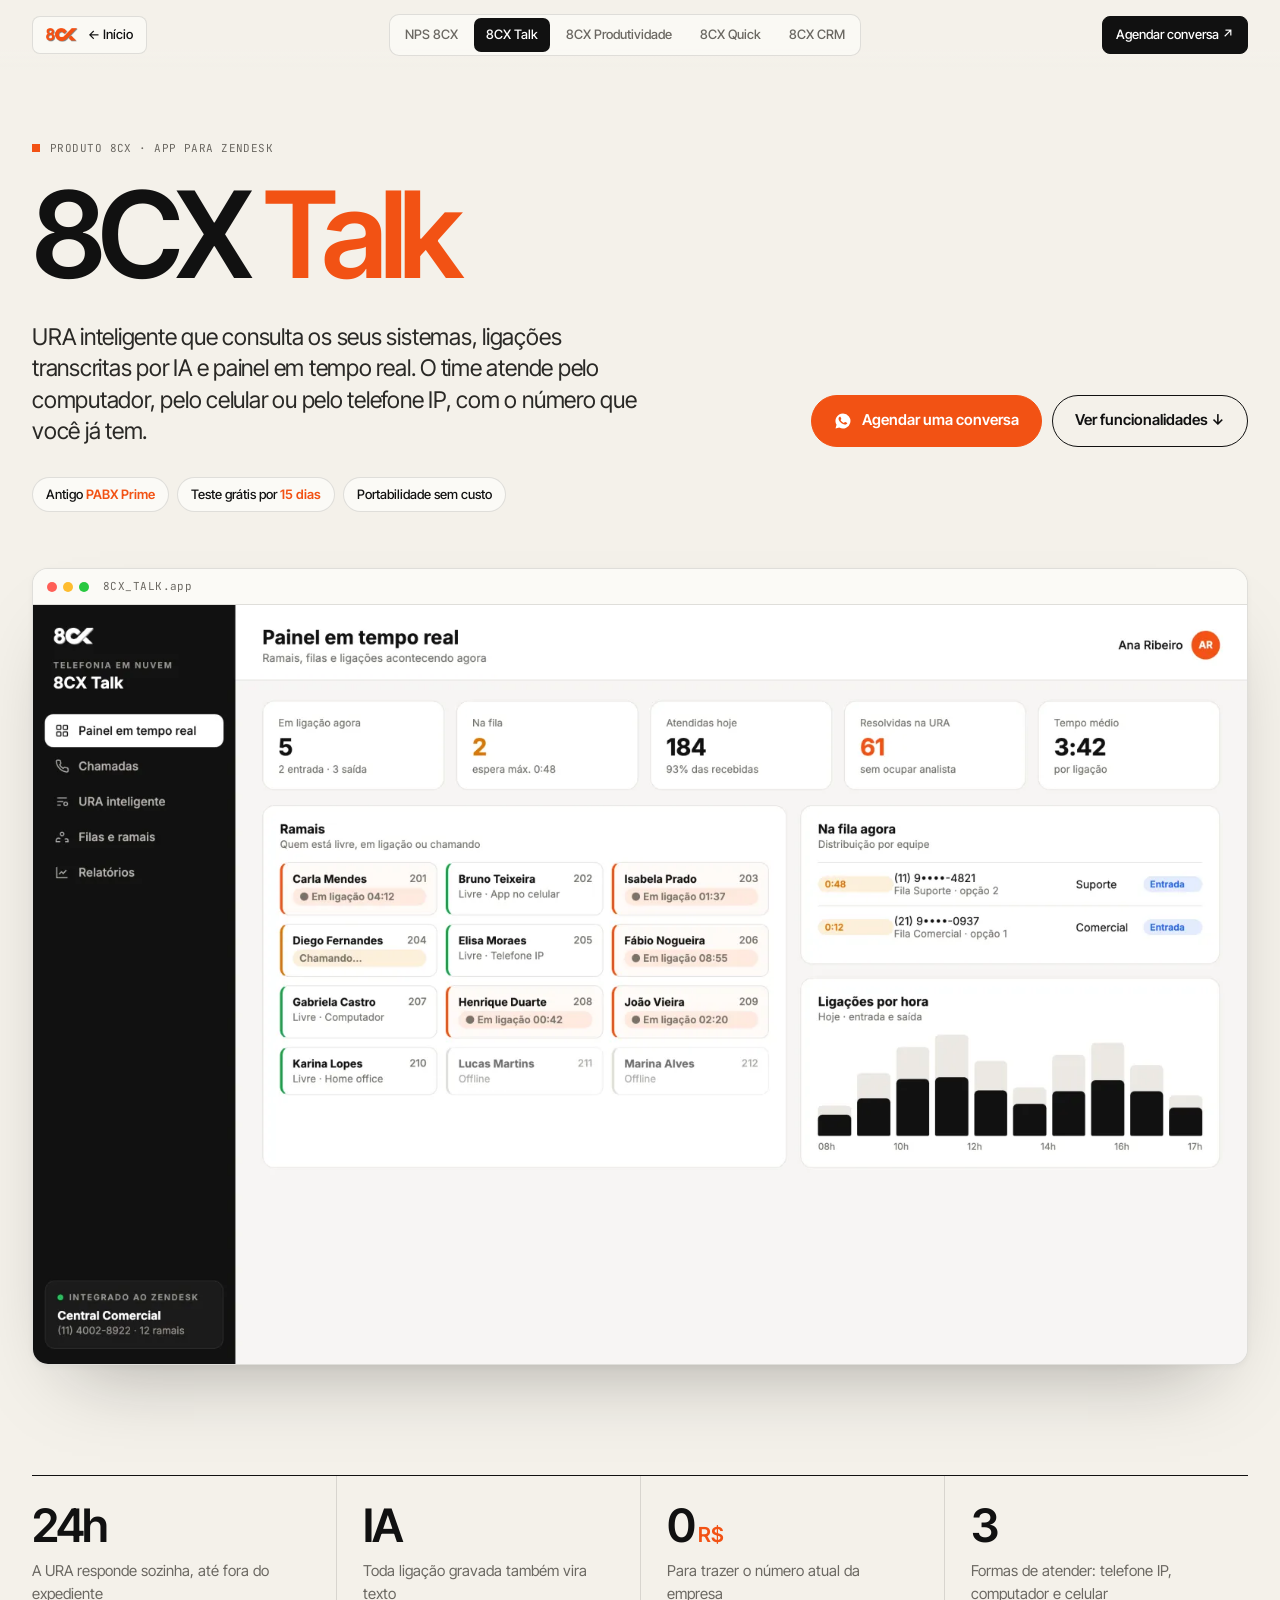
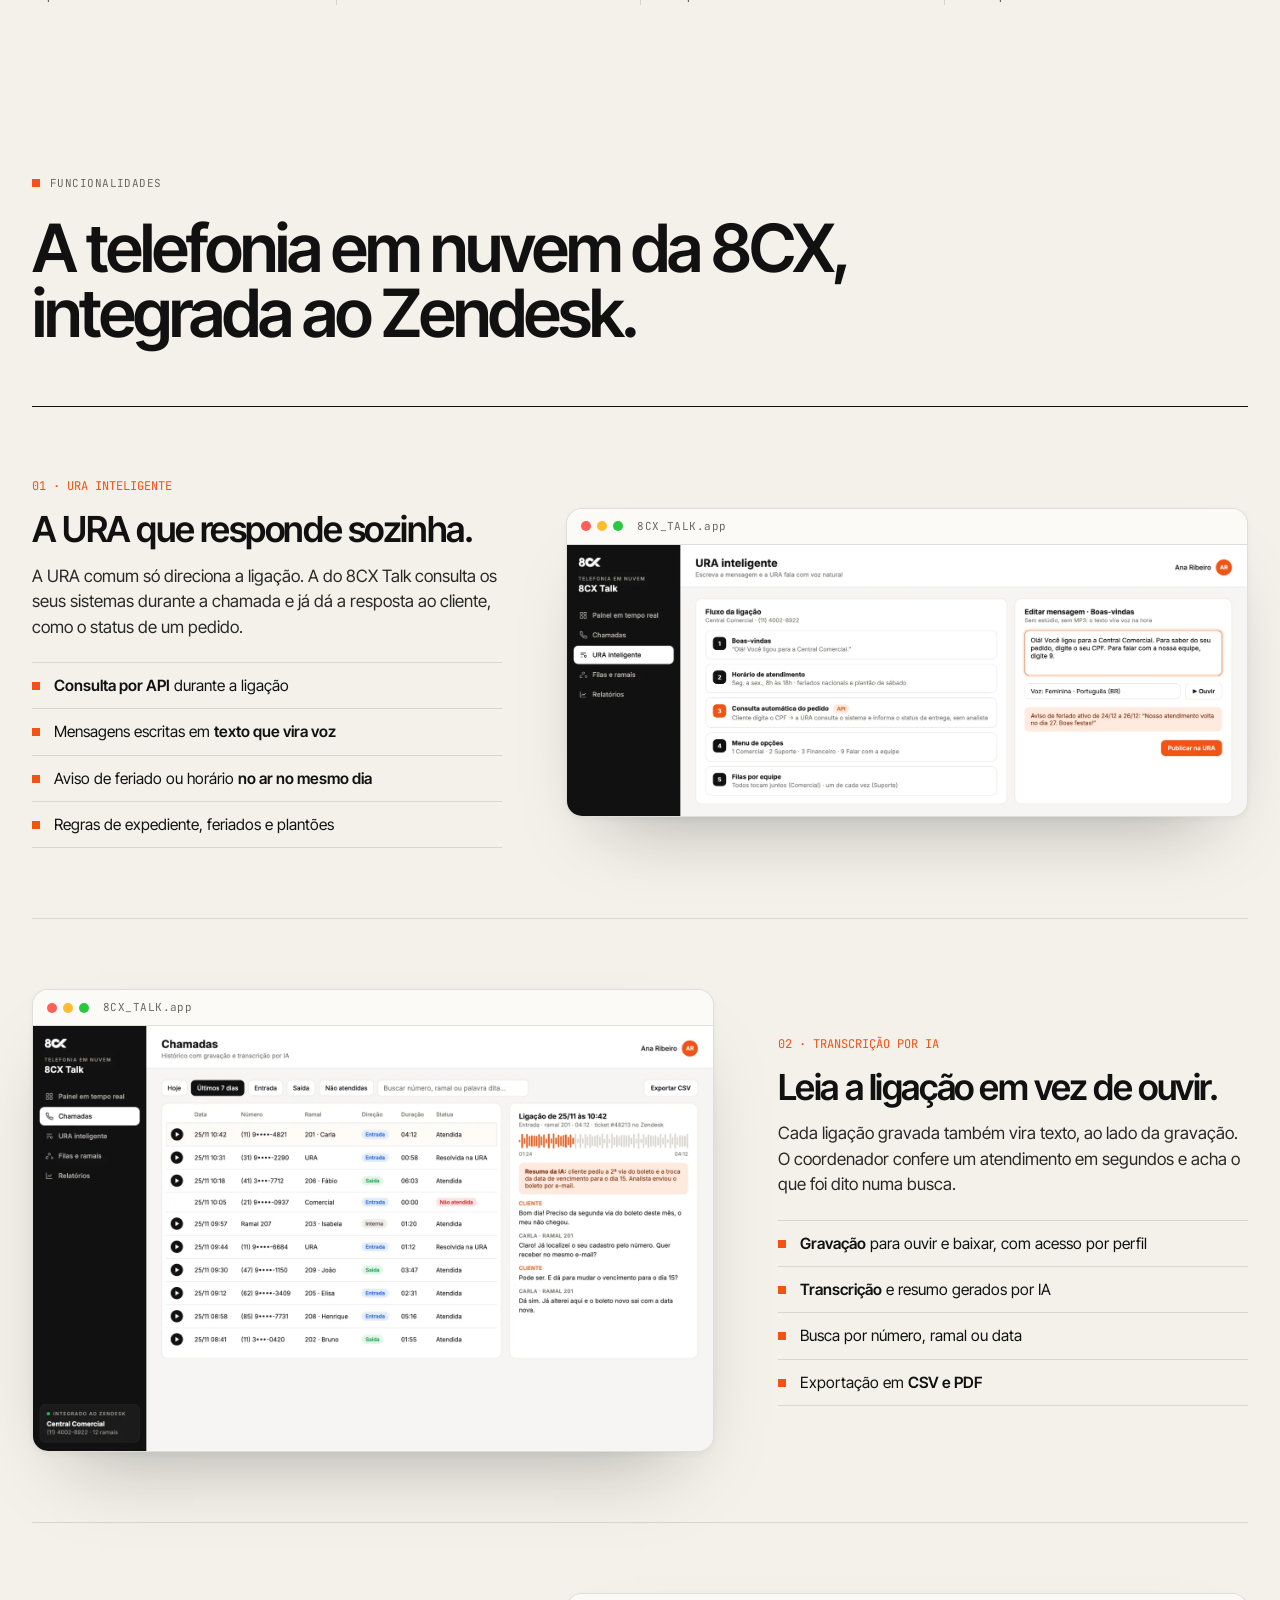
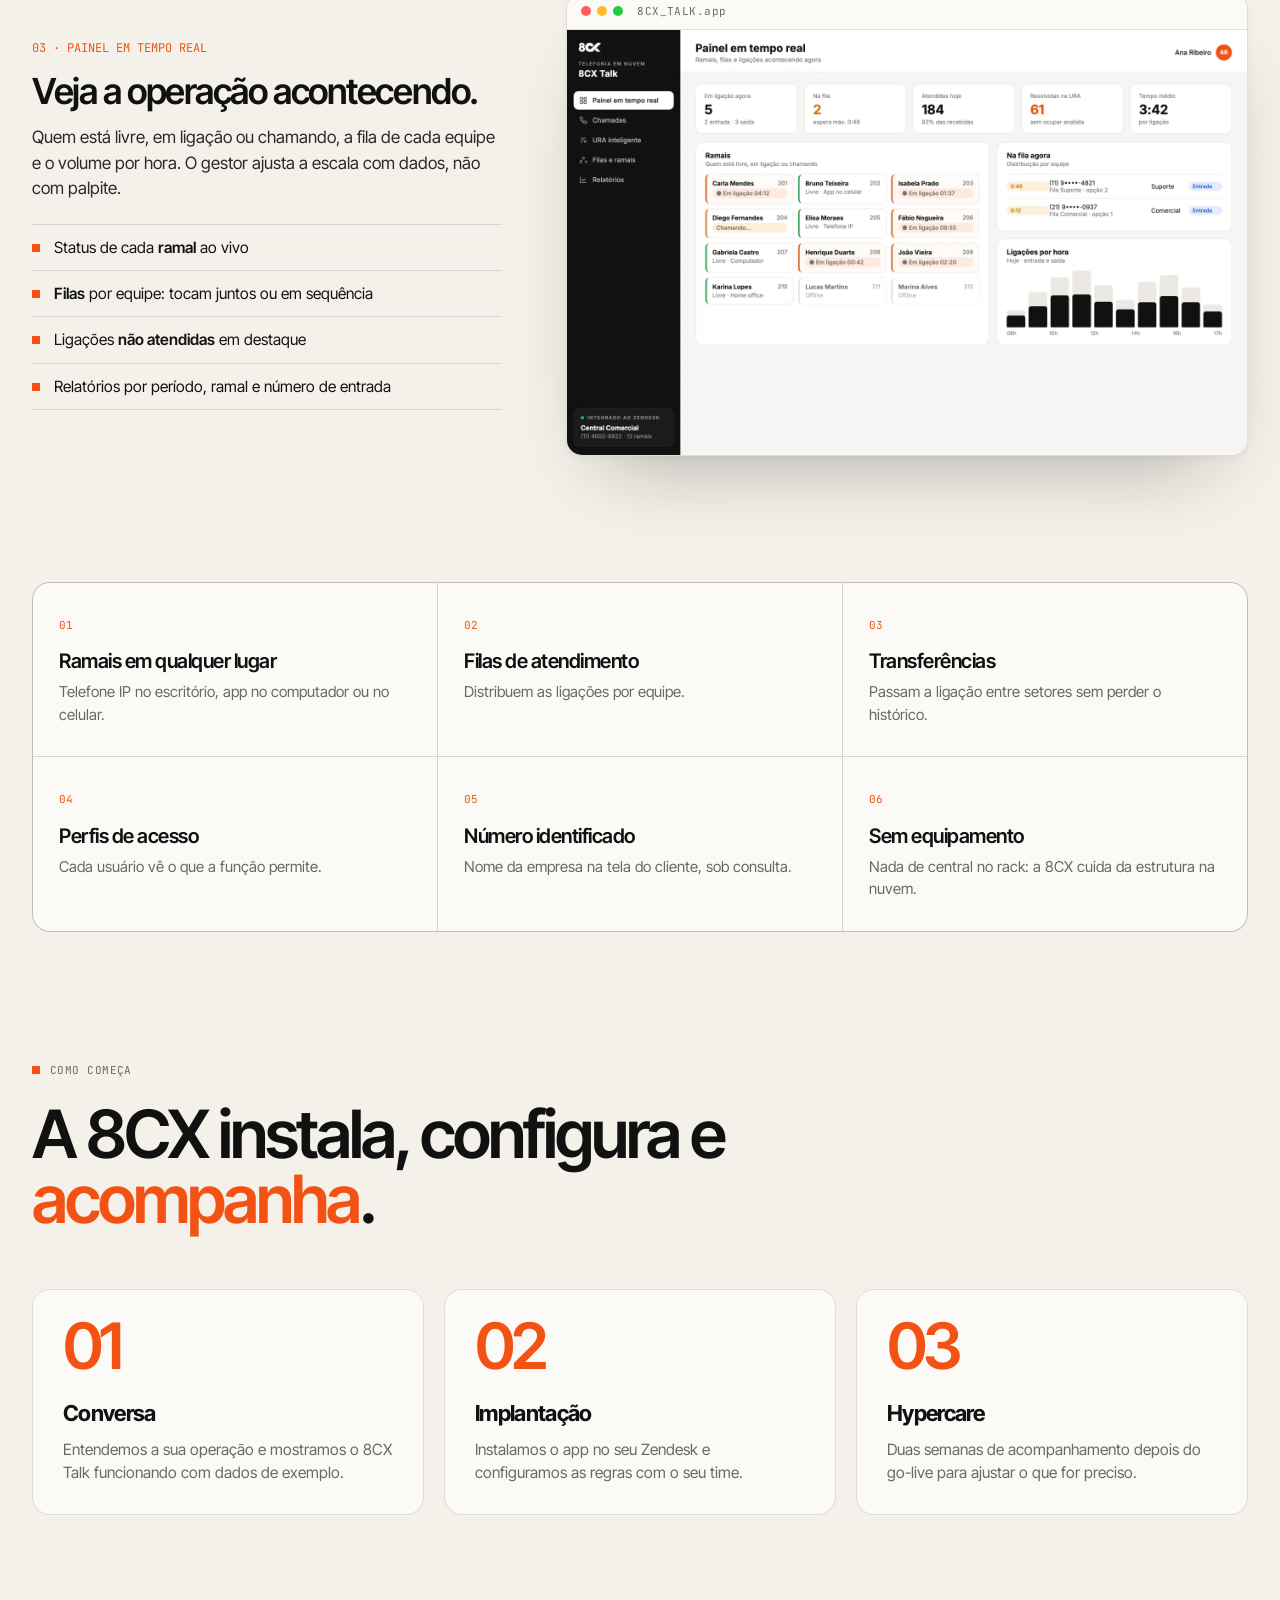
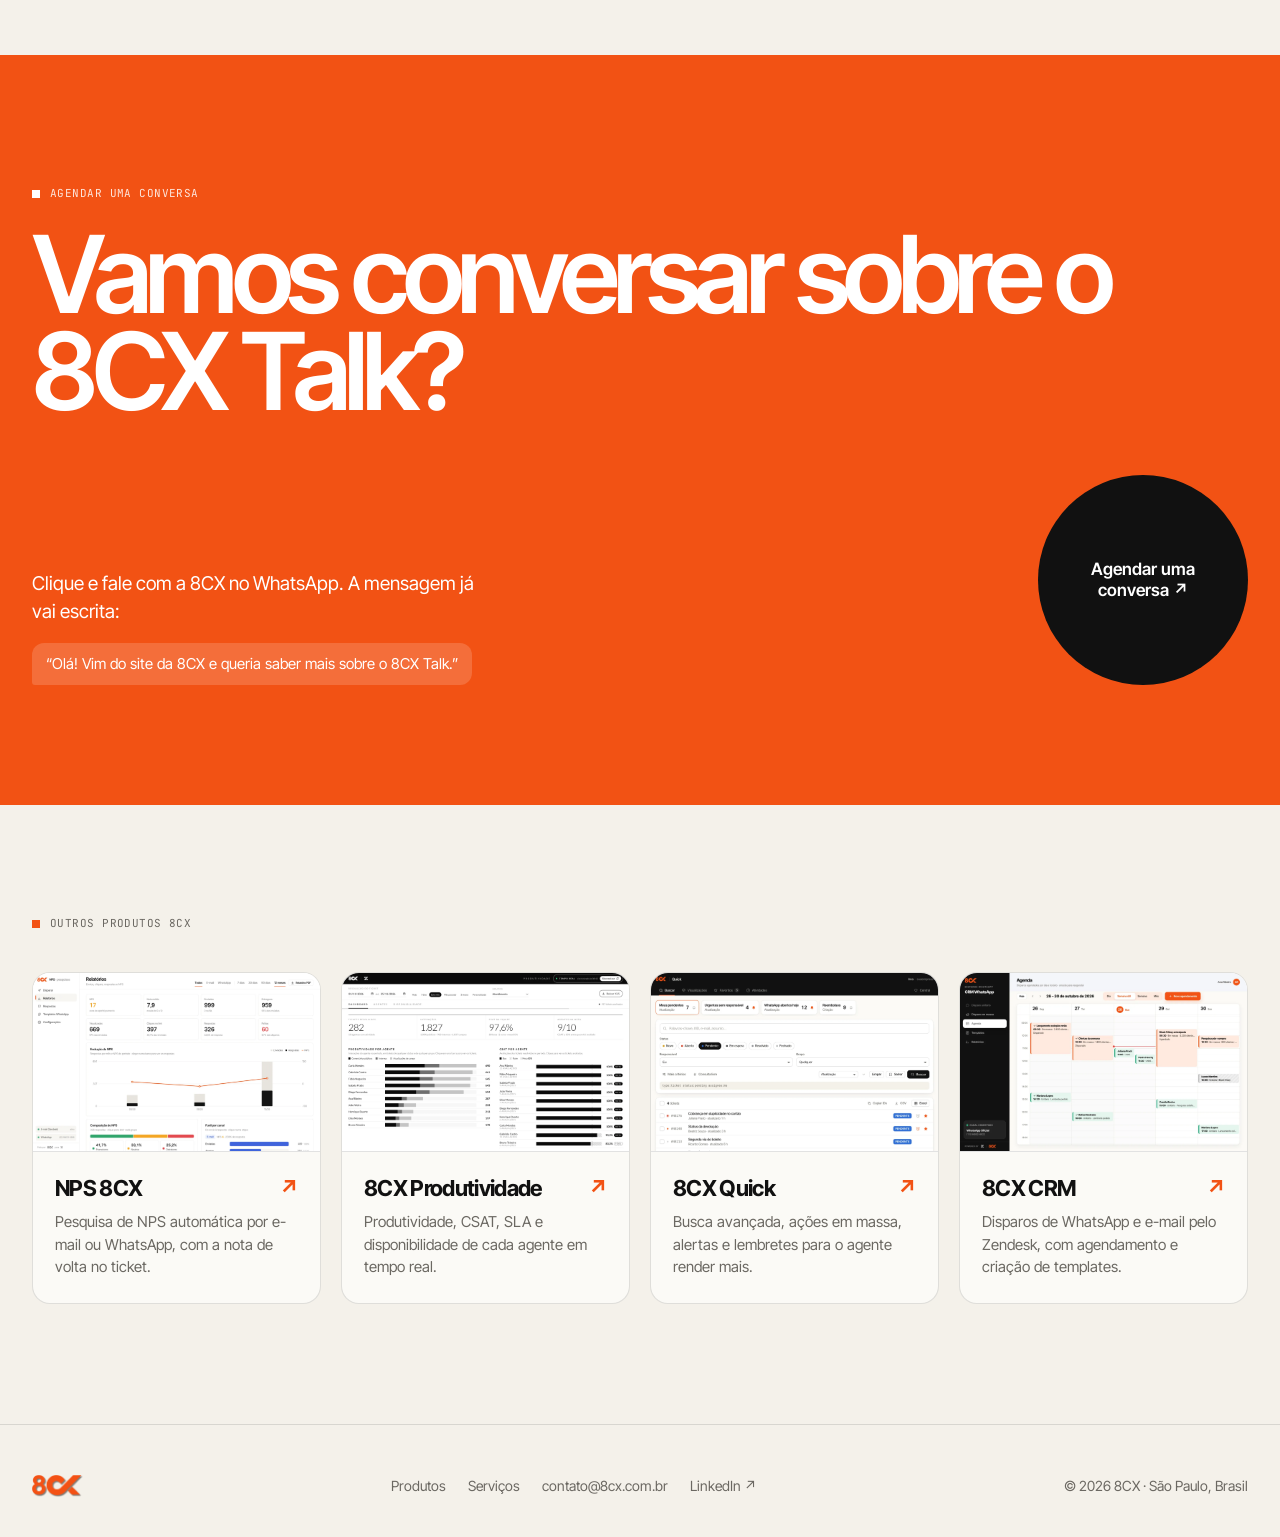
<file: produtos/talk/index.html>
<!doctype html>
<html lang="pt-BR">
<head>
<meta charset="utf-8">
<meta name="viewport" content="width=device-width, initial-scale=1">
<title>8CX Talk · A telefonia em nuvem da 8CX, integrada ao Zendesk</title>
<meta name="description" content="Telefonia em nuvem integrada ao Zendesk: URA inteligente que consulta os seus sistemas, transcrição das ligações por IA e painel em tempo real.">
<link rel="canonical" href="https://8cx.com.br/produtos/talk/">
<meta property="og:type" content="website">
<meta property="og:locale" content="pt_BR">
<meta property="og:site_name" content="8CX">
<meta property="og:url" content="https://8cx.com.br/produtos/talk/">
<meta property="og:title" content="8CX Talk · A telefonia em nuvem da 8CX, integrada ao Zendesk">
<meta property="og:description" content="Telefonia em nuvem integrada ao Zendesk: URA inteligente que consulta os seus sistemas, transcrição das ligações por IA e painel em tempo real.">
<meta property="og:image" content="https://8cx.com.br/assets/og-8cx.png">
<meta name="twitter:card" content="summary_large_image">
<script type="application/ld+json">{"@context": "https://schema.org", "@type": "SoftwareApplication", "name": "8CX Talk", "applicationCategory": "BusinessApplication", "operatingSystem": "Web (Zendesk)", "description": "Telefonia em nuvem integrada ao Zendesk: URA inteligente que consulta os seus sistemas, transcrição das ligações por IA e painel em tempo real.", "url": "https://8cx.com.br/produtos/talk/", "image": "https://8cx.com.br/assets/produtos/talk-painel.webp", "publisher": {"@type": "Organization", "name": "8CX", "url": "https://8cx.com.br/"}}</script>
<link rel="icon" href="../../assets/favicon.ico" sizes="any">
<link rel="icon" type="image/png" sizes="32x32" href="../../assets/favicon-32.png">
<link rel="apple-touch-icon" href="../../assets/apple-touch-icon.png">
<meta name="theme-color" content="#F4F1EA">
<link rel="preconnect" href="https://fonts.googleapis.com">
<link rel="preconnect" href="https://fonts.gstatic.com" crossorigin>
<link href="https://fonts.googleapis.com/css2?family=Inter+Tight:wght@400;500;600;700&family=JetBrains+Mono:wght@400;500&display=swap" rel="stylesheet">
<link rel="stylesheet" href="../produtos.css">
<link rel="preload" as="image" href="../../assets/produtos/talk-painel.webp">
</head>
<body>
<header class="topbar"><div class="wrap">
  <a href="../../" class="pill home" aria-label="8CX, voltar ao início"><img src="../../assets/logo-8cx.png" alt="8CX"><span class="bt">← Início</span></a>
  <nav class="switch" aria-label="Produtos 8CX"><a href="../nps/">NPS 8CX</a><a href="../talk/" class="on" aria-current="page">8CX Talk</a><a href="../produtividade/">8CX Produtividade</a><a href="../quick/">8CX Quick</a><a href="../crm/">8CX CRM</a></nav>
  <a href="https://wa.me/5511985396968?text=Ol%C3%A1%21%20Vim%20do%20site%20da%208CX%20e%20queria%20saber%20mais%20sobre%20o%208CX%20Talk." target="_blank" rel="noopener" class="pill dark">Agendar conversa ↗</a>
</div></header>

<main>
<section class="hero"><div class="wrap">
  <div class="eyebrow mono">Produto 8CX · App para Zendesk</div>
  <h1>8CX <span class="o">Talk</span></h1>
  <div class="sub">
    <p class="lead">URA inteligente que consulta os seus sistemas, ligações transcritas por IA e painel em tempo real. O time atende pelo computador, pelo celular ou pelo telefone IP, com o número que você já tem.</p>
    <div class="actions">
      <a href="https://wa.me/5511985396968?text=Ol%C3%A1%21%20Vim%20do%20site%20da%208CX%20e%20queria%20saber%20mais%20sobre%20o%208CX%20Talk." target="_blank" rel="noopener" class="btn primary"><svg viewBox="0 0 24 24" fill="currentColor" aria-hidden="true"><path d="M12 2a10 10 0 0 0-8.6 15.1L2 22l5-1.3A10 10 0 1 0 12 2zm5.2 13.6c-.2.6-1.3 1.2-1.8 1.2-.5.1-1 .2-3.4-.7-2.8-1.1-4.6-4-4.8-4.2-.1-.2-1.1-1.5-1.1-2.9s.7-2 1-2.3c.2-.3.5-.3.7-.3h.5c.2 0 .4 0 .6.5l.8 2c.1.2.1.4 0 .5l-.3.5-.4.4c-.1.1-.3.3-.1.6.2.3.8 1.3 1.7 2.1 1.2 1 2.1 1.3 2.4 1.5.3.1.5.1.6-.1l.9-1c.2-.3.4-.2.6-.1l1.9.9c.3.1.5.2.5.3.1.1.1.7-.1 1.4z"/></svg> Agendar uma conversa</a>
      <a href="#funcionalidades" class="btn ghost">Ver funcionalidades ↓</a>
    </div>
  </div>
  <div class="chips"><span>Antigo <b>PABX Prime</b></span><span>Teste grátis por <b>15 dias</b></span><span>Portabilidade sem custo</span></div>
  <div class="shot-hero rv"><div class="win"><div class="bar"><div class="lights"><i style="background:#ff5f57"></i><i style="background:#febc2e"></i><i style="background:#28c840"></i></div><span class="title">8CX_TALK.app</span></div><img src="../../assets/produtos/talk-painel.webp" alt="Painel em tempo real do 8CX Talk com ramais, fila e ligações por hora" width="1600" height="1000"></div></div>
  <div class="hl rv"><div><b>24h</b><p>A URA responde sozinha, até fora do expediente</p></div><div><b>IA</b><p>Toda ligação gravada também vira texto</p></div><div><b>0<small>R$</small></b><p>Para trazer o número atual da empresa</p></div><div><b>3</b><p>Formas de atender: telefone IP, computador e celular</p></div></div>
</div></section>

<section class="sec" id="funcionalidades"><div class="wrap">
  <div class="eyebrow mono">Funcionalidades</div>
  <h2 class="h2 rv">A telefonia em nuvem da 8CX, integrada ao Zendesk.</h2>
  <div style="margin-top:60px"><div class="feat rv"><div class="txt"><div class="idx">01 · URA INTELIGENTE</div><h3>A URA que responde sozinha.</h3><p>A URA comum só direciona a ligação. A do 8CX Talk consulta os seus sistemas durante a chamada e já dá a resposta ao cliente, como o status de um pedido.</p><ul><li><b>Consulta por API</b> durante a ligação</li><li>Mensagens escritas em <b>texto que vira voz</b></li><li>Aviso de feriado ou horário <b>no ar no mesmo dia</b></li><li>Regras de expediente, feriados e plantões</li></ul></div><div class="win"><div class="bar"><div class="lights"><i style="background:#ff5f57"></i><i style="background:#febc2e"></i><i style="background:#28c840"></i></div><span class="title">8CX_TALK.app</span></div><img src="../../assets/produtos/talk-ura.webp" alt="Editor da URA inteligente do 8CX Talk com fluxo da ligação e mensagem em texto" width="1600" height="1000" loading="lazy"></div></div><div class="feat rev rv"><div class="txt"><div class="idx">02 · TRANSCRIÇÃO POR IA</div><h3>Leia a ligação em vez de ouvir.</h3><p>Cada ligação gravada também vira texto, ao lado da gravação. O coordenador confere um atendimento em segundos e acha o que foi dito numa busca.</p><ul><li><b>Gravação</b> para ouvir e baixar, com acesso por perfil</li><li><b>Transcrição</b> e resumo gerados por IA</li><li>Busca por número, ramal ou data</li><li>Exportação em <b>CSV e PDF</b></li></ul></div><div class="win"><div class="bar"><div class="lights"><i style="background:#ff5f57"></i><i style="background:#febc2e"></i><i style="background:#28c840"></i></div><span class="title">8CX_TALK.app</span></div><img src="../../assets/produtos/talk-chamadas.webp" alt="Histórico de chamadas do 8CX Talk com gravação, transcrição e resumo por IA" width="1600" height="1000" loading="lazy"></div></div><div class="feat rv"><div class="txt"><div class="idx">03 · PAINEL EM TEMPO REAL</div><h3>Veja a operação acontecendo.</h3><p>Quem está livre, em ligação ou chamando, a fila de cada equipe e o volume por hora. O gestor ajusta a escala com dados, não com palpite.</p><ul><li>Status de cada <b>ramal</b> ao vivo</li><li><b>Filas</b> por equipe: tocam juntos ou em sequência</li><li>Ligações <b>não atendidas</b> em destaque</li><li>Relatórios por período, ramal e número de entrada</li></ul></div><div class="win"><div class="bar"><div class="lights"><i style="background:#ff5f57"></i><i style="background:#febc2e"></i><i style="background:#28c840"></i></div><span class="title">8CX_TALK.app</span></div><img src="../../assets/produtos/talk-painel.webp" alt="Painel em tempo real do 8CX Talk" width="1600" height="1000" loading="lazy"></div></div></div>
  <div class="grid rv"><div><span class="mono">01</span><h4>Ramais em qualquer lugar</h4><p>Telefone IP no escritório, app no computador ou no celular.</p></div><div><span class="mono">02</span><h4>Filas de atendimento</h4><p>Distribuem as ligações por equipe.</p></div><div><span class="mono">03</span><h4>Transferências</h4><p>Passam a ligação entre setores sem perder o histórico.</p></div><div><span class="mono">04</span><h4>Perfis de acesso</h4><p>Cada usuário vê o que a função permite.</p></div><div><span class="mono">05</span><h4>Número identificado</h4><p>Nome da empresa na tela do cliente, sob consulta.</p></div><div><span class="mono">06</span><h4>Sem equipamento</h4><p>Nada de central no rack: a 8CX cuida da estrutura na nuvem.</p></div></div>
</div></section>

<section class="sec"><div class="wrap">
  <div class="eyebrow mono">Como começa</div>
  <h2 class="h2 rv">A 8CX instala, configura e <span class="o">acompanha</span>.</h2>
  <div class="steps">
    <div class="step rv"><div class="n">01</div><h4>Conversa</h4><p>Entendemos a sua operação e mostramos o 8CX Talk funcionando com dados de exemplo.</p></div>
    <div class="step rv"><div class="n">02</div><h4>Implantação</h4><p>Instalamos o app no seu Zendesk e configuramos as regras com o seu time.</p></div>
    <div class="step rv"><div class="n">03</div><h4>Hypercare</h4><p>Duas semanas de acompanhamento depois do go-live para ajustar o que for preciso.</p></div>
  </div>
</div></section>

<section class="cta" id="contato"><div class="wrap">
  <div class="eyebrow mono">Agendar uma conversa</div>
  <h2>Vamos conversar sobre o 8CX Talk?</h2>
  <div class="row">
    <div><p>Clique e fale com a 8CX no WhatsApp. A mensagem já vai escrita:</p><span class="msg">“Olá! Vim do site da 8CX e queria saber mais sobre o 8CX Talk.”</span></div>
    <a href="https://wa.me/5511985396968?text=Ol%C3%A1%21%20Vim%20do%20site%20da%208CX%20e%20queria%20saber%20mais%20sobre%20o%208CX%20Talk." target="_blank" rel="noopener" class="magnet"><span>Agendar uma<br>conversa ↗</span></a>
  </div>
</div></section>

<section class="others"><div class="wrap">
  <div class="eyebrow mono">Outros produtos 8CX</div>
  <div class="list"><a class="pcard rv" href="../nps/"><div class="im"><img src="../../assets/produtos/nps-relatorio.webp" alt="" loading="lazy" width="1600" height="1000"></div><div class="tx"><h4>NPS 8CX <span>↗</span></h4><p>Pesquisa de NPS automática por e-mail ou WhatsApp, com a nota de volta no ticket.</p></div></a><a class="pcard rv" href="../produtividade/"><div class="im"><img src="../../assets/produtos/prod-dashboard.webp" alt="" loading="lazy" width="1600" height="1000"></div><div class="tx"><h4>8CX Produtividade <span>↗</span></h4><p>Produtividade, CSAT, SLA e disponibilidade de cada agente em tempo real.</p></div></a><a class="pcard rv" href="../quick/"><div class="im"><img src="../../assets/produtos/quick-search.webp" alt="" loading="lazy" width="1600" height="1000"></div><div class="tx"><h4>8CX Quick <span>↗</span></h4><p>Busca avançada, ações em massa, alertas e lembretes para o agente render mais.</p></div></a><a class="pcard rv" href="../crm/"><div class="im"><img src="../../assets/produtos/crm-agenda.webp" alt="" loading="lazy" width="1600" height="1000"></div><div class="tx"><h4>8CX CRM <span>↗</span></h4><p>Disparos de WhatsApp e e-mail pelo Zendesk, com agendamento e criação de templates.</p></div></a></div>
</div></section>
</main>

<footer><div class="wrap">
  <a href="../../"><img src="../../assets/logo-8cx.png" alt="8CX"></a>
  <nav><a href="../../#produtos">Produtos</a><a href="../../#servicos">Serviços</a><a href="mailto:contato@8cx.com.br">contato@8cx.com.br</a><a href="https://www.linkedin.com/company/8cx/" target="_blank" rel="noopener">LinkedIn ↗</a></nav>
  <span>© 2026 8CX · São Paulo, Brasil</span>
</div></footer>
<a class="float" id="float" href="https://wa.me/5511985396968?text=Ol%C3%A1%21%20Vim%20do%20site%20da%208CX%20e%20queria%20saber%20mais%20sobre%20o%208CX%20Talk." target="_blank" rel="noopener"><svg viewBox="0 0 24 24" fill="currentColor" aria-hidden="true"><path d="M12 2a10 10 0 0 0-8.6 15.1L2 22l5-1.3A10 10 0 1 0 12 2zm5.2 13.6c-.2.6-1.3 1.2-1.8 1.2-.5.1-1 .2-3.4-.7-2.8-1.1-4.6-4-4.8-4.2-.1-.2-1.1-1.5-1.1-2.9s.7-2 1-2.3c.2-.3.5-.3.7-.3h.5c.2 0 .4 0 .6.5l.8 2c.1.2.1.4 0 .5l-.3.5-.4.4c-.1.1-.3.3-.1.6.2.3.8 1.3 1.7 2.1 1.2 1 2.1 1.3 2.4 1.5.3.1.5.1.6-.1l.9-1c.2-.3.4-.2.6-.1l1.9.9c.3.1.5.2.5.3.1.1.1.7-.1 1.4z"/></svg> Agendar uma conversa</a>
<script>
(function(){
  var els=document.querySelectorAll('.rv');
  if(!('IntersectionObserver' in window)){els.forEach(function(e){e.classList.add('in')});return;}
  var io=new IntersectionObserver(function(es){es.forEach(function(e){if(e.isIntersecting){e.target.classList.add('in');io.unobserve(e.target);}})},{rootMargin:'0px 0px -8% 0px'});
  els.forEach(function(e){io.observe(e)});
  var f=document.getElementById('float'),cta=document.getElementById('contato');
  function upd(){var y=window.scrollY,c=cta.getBoundingClientRect().top;f.classList.toggle('show',y>500&&c>window.innerHeight);}
  window.addEventListener('scroll',upd,{passive:true});upd();
})();
</script>
</body>
</html>
</file>
<file: produtos/produtos.css>
:root{
  --cream:#F4F1EA; --paper:#FBFAF6; --ink:#111111; --ink-2:#2A2926; --muted:#6B6862;
  --line:rgba(17,17,17,.12); --orange:#F25214; --orange-soft:#FFE3D6;
  --mono:"JetBrains Mono",ui-monospace,monospace; --sans:"Inter Tight",system-ui,sans-serif;
}
*{box-sizing:border-box;margin:0;padding:0}
html{-webkit-text-size-adjust:100%;scroll-behavior:smooth}
body{background:var(--cream);color:var(--ink);font-family:var(--sans);font-size:17px;line-height:1.5;overflow-x:hidden}
a{color:inherit;text-decoration:none}
img{display:block;max-width:100%;height:auto}
.mono{font-family:var(--mono);font-size:11px;letter-spacing:.04em;text-transform:uppercase}
.wrap{max-width:1320px;margin:0 auto;padding:0 32px}
.eyebrow{display:flex;align-items:center;gap:10px;margin-bottom:24px;color:var(--muted)}
.eyebrow::before{content:"";width:8px;height:8px;background:var(--orange);flex:none}
.o{color:var(--orange)}

/* top bar */
.topbar{position:sticky;top:0;z-index:50;padding:14px 0;background:linear-gradient(var(--cream) 70%,rgba(244,241,234,0))}
.topbar .wrap{display:flex;align-items:center;justify-content:space-between;gap:12px}
.pill{background:rgba(251,250,246,.9);backdrop-filter:blur(10px);-webkit-backdrop-filter:blur(10px);border:1px solid var(--line);border-radius:8px;height:38px;display:inline-flex;align-items:center;gap:10px;padding:0 13px;font-size:13px;font-weight:500;white-space:nowrap}
.pill img{height:14px}
.pill.dark{background:var(--ink);color:#fff;border-color:var(--ink)}
.pill.dark:hover{background:var(--orange);border-color:var(--orange)}
.switch{display:flex;gap:4px;background:rgba(251,250,246,.9);border:1px solid var(--line);border-radius:10px;padding:3px}
.switch a{font-size:13px;font-weight:500;padding:7px 12px;border-radius:7px;color:var(--muted);transition:color .2s,background .2s}
.switch a:hover{color:var(--ink)}
.switch a.on{background:var(--ink);color:#fff}

/* hero */
.hero{padding:70px 0 40px}
.hero h1{font-size:clamp(54px,9.4vw,150px);line-height:.9;letter-spacing:-.06em;font-weight:600}
.hero .sub{display:grid;grid-template-columns:1.1fr 1fr;gap:48px;align-items:end;margin-top:34px}
.hero .lead{font-size:clamp(19px,1.8vw,24px);line-height:1.35;color:var(--ink-2);letter-spacing:-.01em;max-width:620px}
.actions{display:flex;flex-wrap:wrap;gap:10px;justify-content:flex-end}
.btn{display:inline-flex;align-items:center;gap:10px;height:52px;padding:0 22px;border-radius:40px;font-weight:600;font-size:15px;border:1px solid var(--ink);transition:background .25s,color .25s,border-color .25s,transform .25s}
.btn.primary{background:var(--orange);border-color:var(--orange);color:#fff}
.btn.primary:hover{background:var(--ink);border-color:var(--ink)}
.btn.ghost:hover{background:var(--ink);color:#fff}
.btn svg{width:18px;height:18px}
.chips{display:flex;flex-wrap:wrap;gap:8px;margin-top:30px}
.chips span{border:1px solid var(--line);background:var(--paper);border-radius:40px;padding:7px 13px;font-size:13px;font-weight:500}
.chips span b{color:var(--orange);font-weight:600}

/* window frame */
.win{background:var(--paper);border:1px solid var(--line);border-radius:16px;overflow:hidden;box-shadow:0 40px 80px -40px rgba(17,17,17,.35),0 2px 6px rgba(17,17,17,.04)}
.win .bar{display:flex;align-items:center;gap:14px;height:36px;padding:0 14px;border-bottom:1px solid var(--line);background:var(--paper)}
.win .lights{display:flex;gap:6px}.win .lights i{width:10px;height:10px;border-radius:50%;display:block}
.win .title{font-family:var(--mono);font-size:11px;color:var(--muted);letter-spacing:.04em}
.win img{width:100%}
.shot-hero{margin-top:56px}

/* highlights */
.hl{display:grid;grid-template-columns:repeat(4,1fr);border-top:1px solid var(--ink);margin:110px 0 0}
.hl div{padding:26px 26px 0 0}
.hl div + div{padding-left:26px;border-left:1px solid var(--line)}
.hl b{display:block;font-size:clamp(32px,3.6vw,54px);letter-spacing:-.05em;line-height:1;font-weight:600}
.hl b small{font-size:.45em;color:var(--orange);letter-spacing:0;margin-left:4px}
.hl p{margin-top:12px;color:var(--muted);font-size:15px;max-width:260px}

/* sections */
.sec{padding:130px 0 0}
.h2{font-size:clamp(38px,5.2vw,76px);line-height:.98;letter-spacing:-.045em;font-weight:600;max-width:1000px}
.feat{display:grid;grid-template-columns:1fr 1.45fr;gap:64px;align-items:center;padding:70px 0;border-top:1px solid var(--line)}
.feat:first-of-type{border-top:1px solid var(--ink)}
.feat.rev{grid-template-columns:1.45fr 1fr}
.feat.rev .txt{order:2}
.feat .idx{font-family:var(--mono);font-size:12px;color:var(--orange);margin-bottom:16px}
.feat h3{font-size:clamp(28px,2.8vw,42px);line-height:1.02;letter-spacing:-.04em;font-weight:600}
.feat p{margin-top:16px;color:var(--ink-2);font-size:17px}
.feat ul{list-style:none;margin-top:22px;border-top:1px solid var(--line)}
.feat li{padding:11px 0 11px 22px;border-bottom:1px solid var(--line);position:relative;font-size:15.5px}
.feat li::before{content:"";position:absolute;left:0;top:19px;width:8px;height:8px;background:var(--orange)}
.feat li b{font-weight:600}

/* grid of all features */
.grid{display:grid;grid-template-columns:repeat(3,1fr);gap:1px;background:var(--line);border:1px solid var(--line);border-radius:18px;overflow:hidden;margin-top:56px}
.grid div{background:var(--paper);padding:28px 26px 30px;transition:background .3s,color .3s}
.grid div:hover{background:var(--ink);color:#fff}
.grid div:hover p{color:rgba(255,255,255,.7)}
.grid .mono{color:var(--orange)}
.grid h4{font-size:20px;letter-spacing:-.025em;margin-top:14px;font-weight:600;line-height:1.15}
.grid p{margin-top:8px;color:var(--muted);font-size:15px;transition:color .3s}

/* steps */
.steps{display:grid;grid-template-columns:repeat(3,1fr);gap:20px;margin-top:56px}
.step{background:var(--paper);border:1px solid var(--line);border-radius:18px;padding:30px}
.step .n{font-size:64px;font-weight:600;letter-spacing:-.06em;line-height:.8;color:var(--orange)}
.step h4{font-size:22px;letter-spacing:-.03em;margin-top:26px}
.step p{color:var(--muted);margin-top:8px;font-size:15.5px}

/* cta */
.cta{background:var(--orange);color:#fff;padding:130px 0 120px;margin-top:140px;overflow:hidden}
.cta .eyebrow{color:rgba(255,255,255,.85)}.cta .eyebrow::before{background:#fff}
.cta h2{font-size:clamp(48px,8.4vw,140px);line-height:.9;letter-spacing:-.06em;font-weight:600;max-width:1200px}
.cta .row{display:flex;justify-content:space-between;align-items:end;gap:40px;margin-top:56px;flex-wrap:wrap}
.cta p{max-width:460px;font-size:19px}
.cta .msg{margin-top:16px;display:inline-block;background:rgba(255,255,255,.16);border-radius:12px 12px 12px 3px;padding:10px 14px;font-size:15px}
.magnet{width:210px;height:210px;border-radius:50%;background:var(--ink);color:#fff;display:grid;place-items:center;text-align:center;font-weight:600;font-size:17px;line-height:1.25;transition:transform .35s cubic-bezier(.2,.8,.2,1)}
.magnet:hover{transform:scale(1.06) rotate(-4deg)}

/* other products */
.others{padding:110px 0 0}
.others .list{display:grid;grid-template-columns:repeat(4,1fr);gap:20px;margin-top:40px}
.pcard{display:block;background:var(--paper);border:1px solid var(--line);border-radius:18px;overflow:hidden;transition:transform .35s cubic-bezier(.2,.8,.2,1),box-shadow .35s}
.pcard:hover{transform:translateY(-6px);box-shadow:0 30px 60px -30px rgba(17,17,17,.35)}
.pcard .im{aspect-ratio:16/10;overflow:hidden;border-bottom:1px solid var(--line);background:#fff}
.pcard .im img{width:100%;height:100%;object-fit:cover;object-position:left top;transition:transform .6s cubic-bezier(.2,.8,.2,1)}
.pcard:hover .im img{transform:scale(1.04)}
.pcard .tx{padding:20px 22px 24px}
.pcard h4{font-size:22px;letter-spacing:-.03em;display:flex;justify-content:space-between}
.pcard h4 span{color:var(--orange)}
.pcard p{color:var(--muted);font-size:15px;margin-top:6px}

/* footer */
footer{margin-top:120px;border-top:1px solid var(--line);padding:50px 0 40px;font-size:14px;color:var(--muted)}
footer .wrap{display:flex;justify-content:space-between;gap:20px;flex-wrap:wrap;align-items:center}
footer img{height:22px}
footer nav{display:flex;gap:22px;flex-wrap:wrap}
footer a:hover{color:var(--orange)}

/* reveal */
.rv{opacity:0;transform:translateY(28px);transition:opacity .9s cubic-bezier(.2,.8,.2,1),transform .9s cubic-bezier(.2,.8,.2,1)}
.rv.in{opacity:1;transform:none}
@media (prefers-reduced-motion:reduce){.rv{opacity:1;transform:none;transition:none}html{scroll-behavior:auto}}

/* floating cta (mobile) */
.float{display:none}

@media (max-width:1100px){
  .switch{display:none}
  .hero .sub{grid-template-columns:1fr;gap:28px}
  .actions{justify-content:flex-start}
  .feat,.feat.rev{grid-template-columns:1fr;gap:32px}
  .feat.rev .txt{order:0}
  .grid,.others .list{grid-template-columns:repeat(2,1fr)}
  .hl{grid-template-columns:repeat(2,1fr)}
  .hl div:nth-child(3){padding-left:0;border-left:0}
  .hl div{padding-bottom:26px}
}
@media (max-width:760px){
  .wrap{padding:0 16px}
  .topbar .pill.home .bt{display:none}
  .hero{padding:44px 0 20px}
  .shot-hero{margin-top:36px}
  .win{border-radius:12px}.win .bar{height:28px}.win .lights i{width:8px;height:8px}
  .hl{margin-top:70px}
  .hl div,.hl div + div{padding:20px 14px 20px 0}
  .hl div:nth-child(even){padding-left:14px;border-left:1px solid var(--line)}
  .sec{padding-top:90px}
  .feat{padding:48px 0}
  .grid,.steps,.others .list{grid-template-columns:1fr}
  .cta{padding:90px 0 110px;margin-top:100px}
  .magnet{width:170px;height:170px;font-size:16px}
  .btn{height:48px;padding:0 18px;font-size:14px}
  .float{display:flex;position:fixed;left:16px;right:16px;bottom:14px;z-index:60;justify-content:center;height:52px;border-radius:40px;background:var(--orange);color:#fff;font-weight:600;align-items:center;gap:10px;box-shadow:0 14px 30px -10px rgba(242,82,20,.6);transform:translateY(90px);transition:transform .4s cubic-bezier(.2,.8,.2,1)}
  .float.show{transform:none}
  .float svg{width:20px;height:20px;flex:none}
  footer{padding-bottom:90px}
}
</file>
